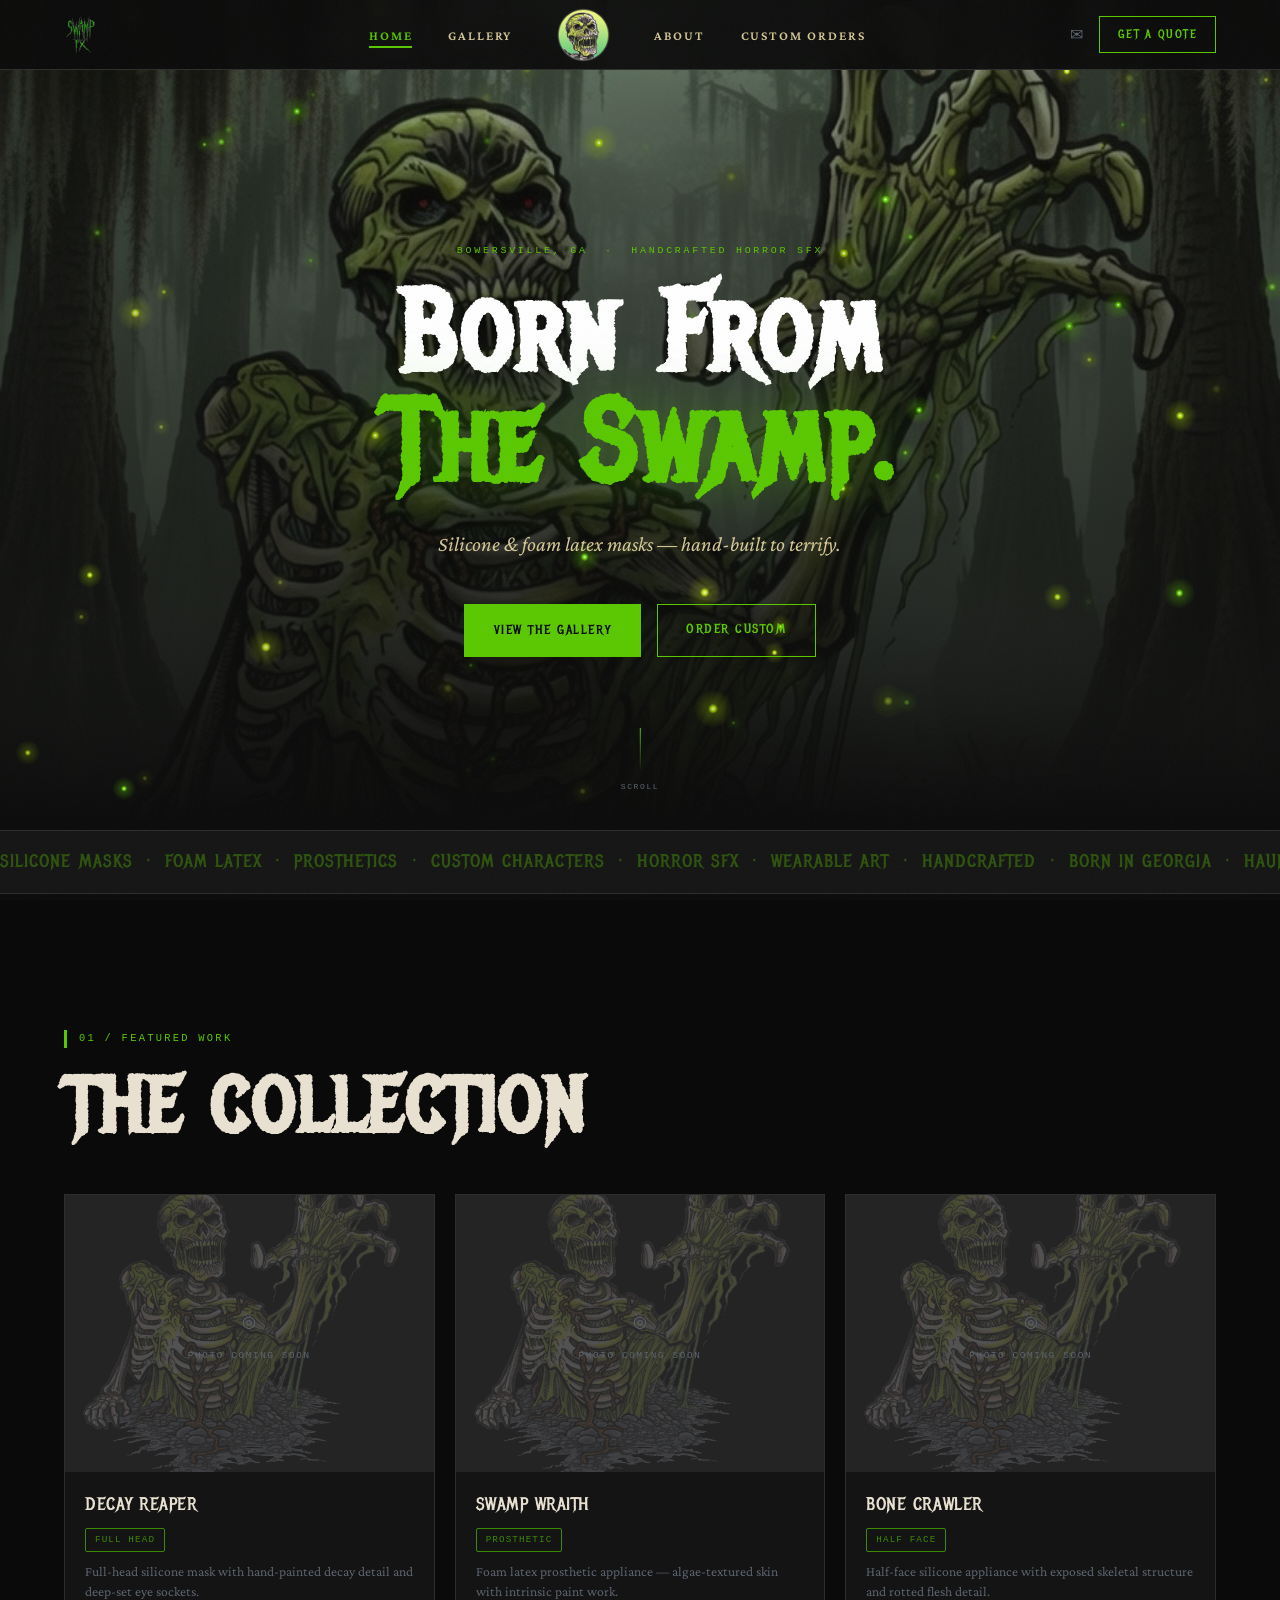
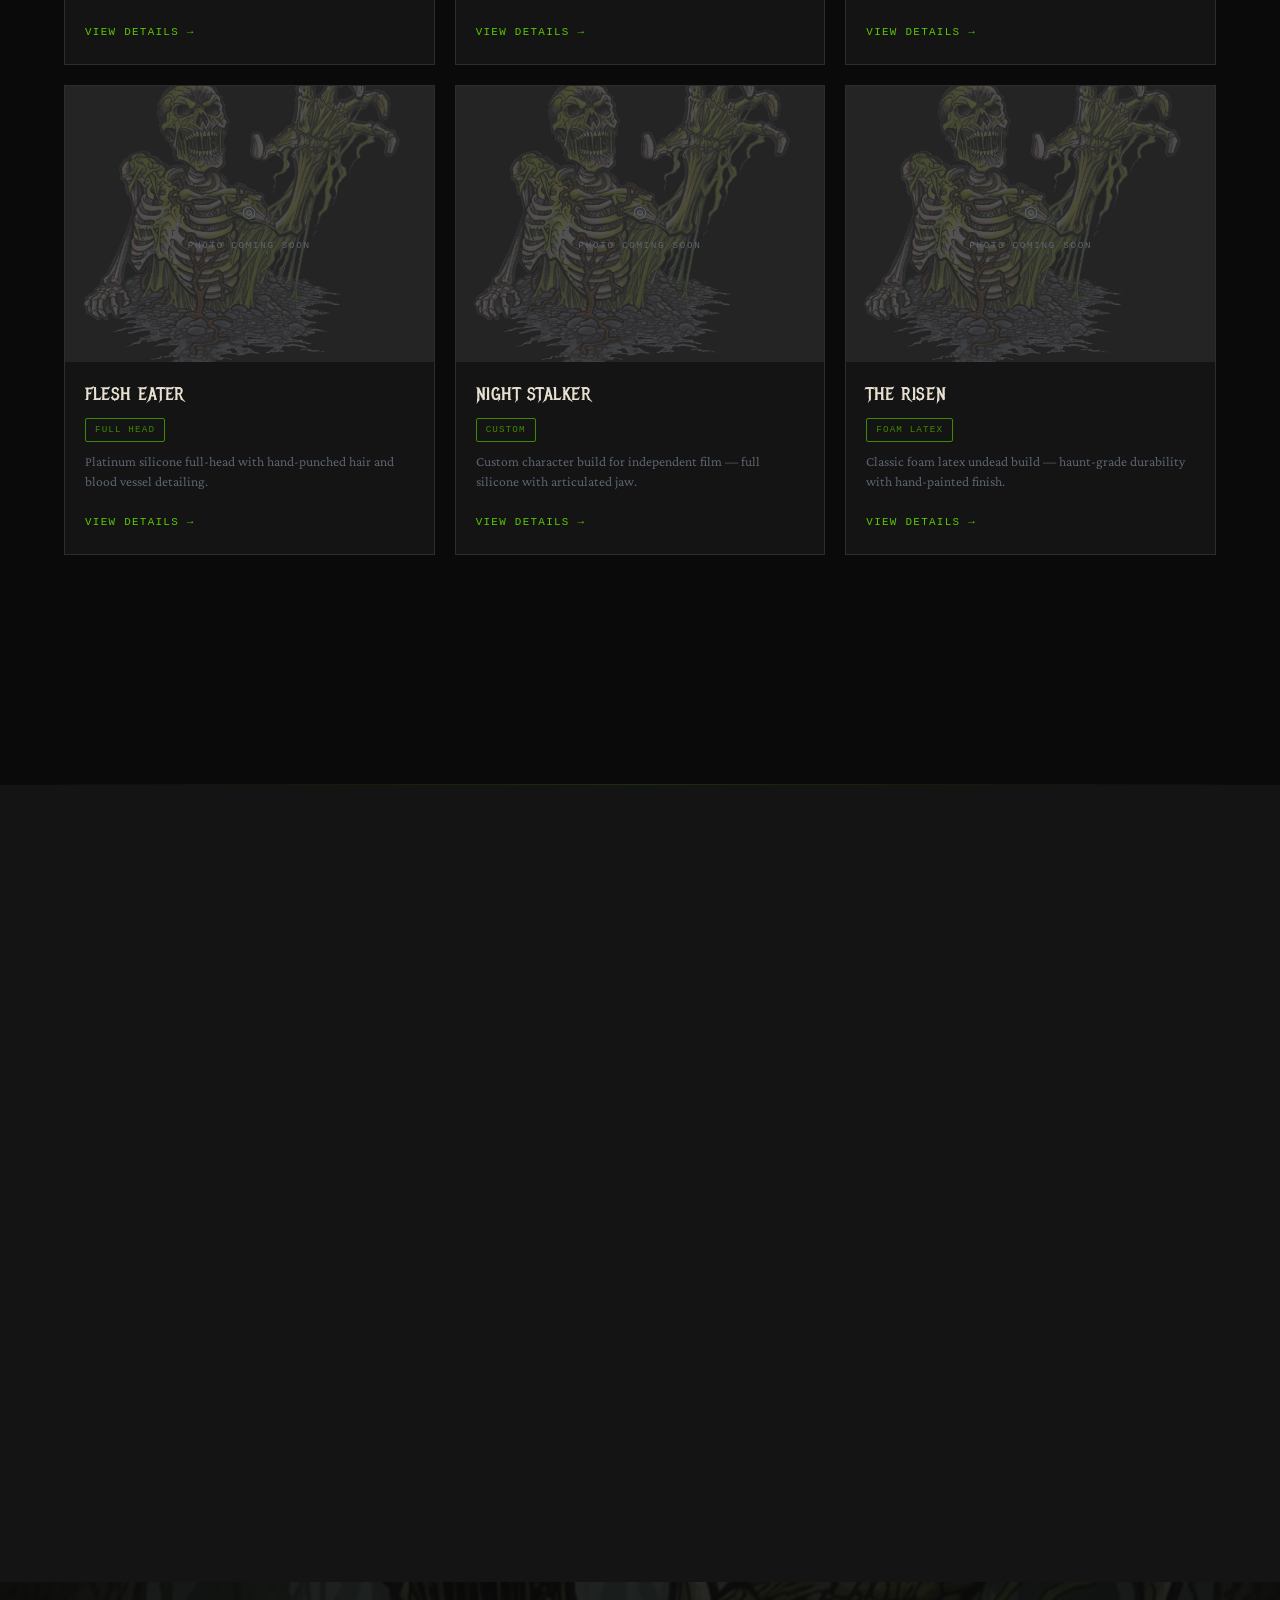
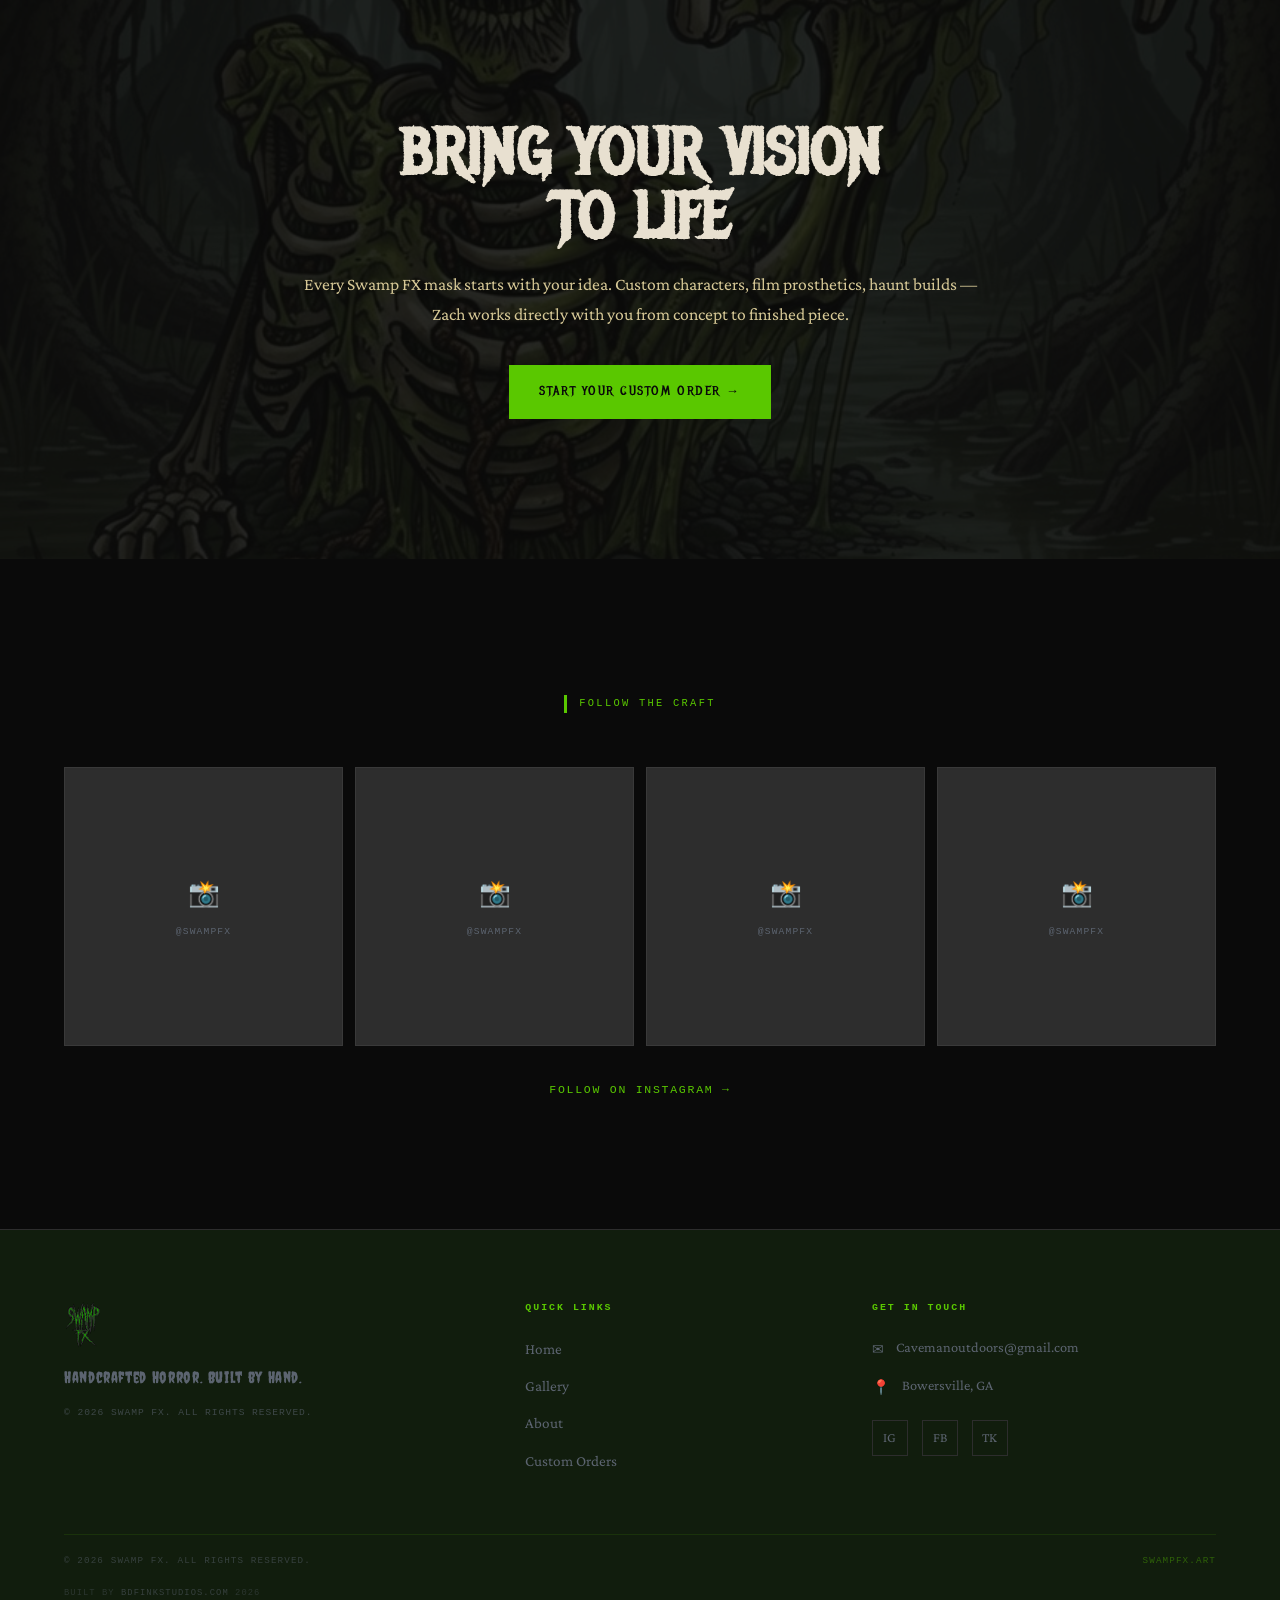
<file: index.html>
<!DOCTYPE html>
<html lang="en">
<head>
  <meta charset="UTF-8">
  <meta name="viewport" content="width=device-width, initial-scale=1.0">
  <title>Swamp FX — Handcrafted Horror Masks | Bowersville, GA</title>
  <meta name="description" content="Swamp FX creates handcrafted silicone and foam latex horror masks in Bowersville, GA. Custom characters, prosthetics, and haunted house builds — made by one artist, one mask at a time.">
  <link rel="stylesheet" href="css/swampfx.css">
  <style>
    /* ---- HOME-SPECIFIC STYLES ---- */

    /* Hero */
    .hero {
      position: relative;
      min-height: calc(100vh - var(--nav-h));
      display: flex;
      align-items: center;
      justify-content: center;
      overflow: hidden;
      padding: 0 var(--pad-x);
      margin-top: calc(-1 * var(--nav-h));
      padding-top: var(--nav-h);
    }

    .hero-bg {
      position: absolute;
      inset: 0;
      background-image: url('brand assests/Zach_swampfx/image-1.jpg');
      background-size: cover;
      background-position: center 30%;
      z-index: 0;
    }
    .hero-bg::after {
      content: '';
      position: absolute;
      inset: 0;
      background: linear-gradient(
        to bottom,
        rgba(10,10,10,0.15) 0%,
        rgba(10,10,10,0.6)  50%,
        rgba(10,10,10,1.0)  100%
      );
    }

    .hero-content {
      position: relative;
      z-index: 2;
      text-align: center;
      max-width: 820px;
    }

    .hero-label {
      display: block;
      font-family: var(--font-mono);
      font-size: 0.62rem;
      letter-spacing: 0.28em;
      text-transform: uppercase;
      color: var(--slime);
      margin-bottom: 20px;
      opacity: 0;
      animation: fadeUp 0.8s ease 0.3s forwards;
    }

    .hero-title {
      font-family: var(--font-display);
      font-size: clamp(3.5rem, 9vw, 8rem);
      line-height: 0.95;
      color: #fff;
      letter-spacing: 0.02em;
      margin-bottom: 28px;
      opacity: 0;
      animation: fadeUp 0.9s ease 0.55s forwards;
    }

    .hero-title span {
      display: block;
      color: var(--slime);
      text-shadow: 0 0 60px rgba(90,200,0,0.35);
    }

    .hero-sub {
      font-family: var(--font-body);
      font-style: italic;
      font-size: clamp(1rem, 2vw, 1.3rem);
      color: var(--bone);
      margin-bottom: 42px;
      opacity: 0;
      animation: fadeUp 0.8s ease 0.8s forwards;
    }

    .hero-btns {
      display: flex;
      gap: 16px;
      justify-content: center;
      flex-wrap: wrap;
      opacity: 0;
      animation: fadeUp 0.8s ease 1.0s forwards;
    }

    @media (max-width: 768px) { .hero-scroll { display: none; } }


    @keyframes fadeUp {
      from { opacity: 0; transform: translateY(18px); }
      to   { opacity: 1; transform: translateY(0); }
    }
    @keyframes fadeIn {
      from { opacity: 0; }
      to   { opacity: 1; }
    }

    /* Scroll indicator */
    .hero-scroll {
      position: absolute;
      bottom: 36px;
      left: 50%;
      transform: translateX(-50%);
      z-index: 2;
      display: flex;
      flex-direction: column;
      align-items: center;
      gap: 8px;
      opacity: 0;
      animation: fadeIn 1s ease 1.6s forwards;
    }
    .hero-scroll span {
      font-family: var(--font-mono);
      font-size: 0.5rem;
      letter-spacing: 0.2em;
      text-transform: uppercase;
      color: var(--slate);
    }
    .scroll-line {
      width: 1px;
      height: 44px;
      background: linear-gradient(to bottom, var(--slime), transparent);
      animation: scrollPulse 2s ease-in-out infinite 2s;
    }
    @keyframes scrollPulse {
      0%,100% { opacity: 0.4; transform: scaleY(1); }
      50%      { opacity: 1.0; transform: scaleY(1.1); }
    }

    /* Featured grid */
    .featured-grid {
      display: grid;
      grid-template-columns: repeat(3, 1fr);
      gap: 20px;
      margin-top: 48px;
    }
    @media (max-width: 900px) { .featured-grid { grid-template-columns: repeat(2, 1fr); } }
    @media (max-width: 520px) { .featured-grid { grid-template-columns: 1fr; } }

    .view-gallery-wrap {
      text-align: center;
      margin-top: 50px;
    }

    /* Story split */
    .story-split {
      display: grid;
      grid-template-columns: 1fr 1fr;
      gap: clamp(40px, 7vw, 90px);
      align-items: center;
    }
    @media (max-width: 768px) {
      .story-split { grid-template-columns: 1fr; }
    }
  </style>
</head>
<body data-page="home">

  <!-- ============================================================ NAV -->
  <nav class="site-nav">
    <a href="index.html" class="nav-logo">
      <img src="brand assests/Zach_swampfx/swampfx_word_logo_v101.png" alt="Swamp FX">
    </a>
    <ul class="nav-links nav-links--left">
      <li><a href="index.html"   data-nav="home">Home</a></li>
      <li><a href="gallery.html" data-nav="gallery">Gallery</a></li>
    </ul>
    <div class="nav-skull-zone">
      <div class="nav-skull">
        <img src="brand assests/Zach_swampfx/swampfx4_skull_head_circle_v101.png" alt="">
      </div>
    </div>
    <ul class="nav-links nav-links--right">
      <li><a href="about.html"   data-nav="about">About</a></li>
      <li><a href="contact.html" data-nav="contact">Custom Orders</a></li>
    </ul>
    <div class="nav-cta">
      <a href="mailto:Cavemanoutdoors@gmail.com" class="nav-email-icon" title="Email Zach">✉</a>
      <a href="contact.html" class="nav-quote-btn">Get a Quote</a>
    </div>
    <button class="nav-hamburger" aria-label="Menu">
      <span></span><span></span><span></span>
    </button>
  </nav>

  <!-- Mobile menu -->
  <div class="nav-mobile">
    <ul>
      <li><a href="index.html"   data-nav="home">Home</a></li>
      <li><a href="gallery.html" data-nav="gallery">Gallery</a></li>
      <li><a href="about.html"   data-nav="about">About</a></li>
      <li><a href="contact.html" data-nav="contact">Custom Orders</a></li>
    </ul>
    <a href="contact.html" class="mobile-quote">Get a Quote →</a>
  </div>


  <!-- ============================================================ HERO -->
  <section class="hero">
    <div class="hero-bg"></div>

    <div class="hero-content">
      <span class="hero-label">Bowersville, GA &nbsp;·&nbsp; Handcrafted Horror SFX</span>
      <h1 class="hero-title">
        Born From<br><span>The Swamp.</span>
      </h1>
      <p class="hero-sub">Silicone &amp; foam latex masks — hand-built to terrify.</p>
      <div class="hero-btns">
        <a href="gallery.html" class="btn btn-primary">View the Gallery</a>
        <a href="contact.html" class="btn btn-outline">Order Custom</a>
      </div>
    </div>

    <div class="hero-scroll">
      <div class="scroll-line"></div>
      <span>Scroll</span>
    </div>
  </section>


  <!-- ============================================================ MARQUEE -->
  <div class="marquee-strip">
    <div class="marquee-track">
      <span class="marquee-text">SILICONE MASKS &nbsp;·&nbsp; FOAM LATEX &nbsp;·&nbsp; PROSTHETICS &nbsp;·&nbsp; CUSTOM CHARACTERS &nbsp;·&nbsp; HORROR SFX &nbsp;·&nbsp; WEARABLE ART &nbsp;·&nbsp; HANDCRAFTED &nbsp;·&nbsp; BORN IN GEORGIA &nbsp;·&nbsp; HAUNT BUILDS &nbsp;·&nbsp; FILM PRODUCTION &nbsp;·&nbsp;</span>
      <span class="marquee-text">SILICONE MASKS &nbsp;·&nbsp; FOAM LATEX &nbsp;·&nbsp; PROSTHETICS &nbsp;·&nbsp; CUSTOM CHARACTERS &nbsp;·&nbsp; HORROR SFX &nbsp;·&nbsp; WEARABLE ART &nbsp;·&nbsp; HANDCRAFTED &nbsp;·&nbsp; BORN IN GEORGIA &nbsp;·&nbsp; HAUNT BUILDS &nbsp;·&nbsp; FILM PRODUCTION &nbsp;·&nbsp;</span>
    </div>
  </div>


  <!-- ============================================================ FEATURED WORK -->
  <section class="section section--black">
    <div class="section-inner">
      <div class="reveal">
        <span class="section-label">01 / Featured Work</span>
        <h2 class="heading-xl">THE COLLECTION</h2>
      </div>

      <div class="featured-grid">

        <!-- Card 1 -->
        <div class="mask-card reveal reveal-d1">
          <div class="mask-card-img">
            <img src="brand assests/Zach_swampfx/swampfx2.jpg" alt="">
            <div class="mask-card-placeholder">
              <div class="mask-card-placeholder-icon">◎</div>
              <span>Photo Coming Soon</span>
            </div>
          </div>
          <div class="mask-card-body">
            <div class="mask-card-name">DECAY REAPER</div>
            <div class="mask-card-meta">
              <span class="tag-pill">Full Head</span>
            </div>
            <p class="mask-card-desc">Full-head silicone mask with hand-painted decay detail and deep-set eye sockets.</p>
            <a href="gallery.html" class="mask-card-link">View Details →</a>
          </div>
        </div>

        <!-- Card 2 -->
        <div class="mask-card reveal reveal-d2">
          <div class="mask-card-img">
            <img src="brand assests/Zach_swampfx/swampfx2.jpg" alt="">
            <div class="mask-card-placeholder">
              <div class="mask-card-placeholder-icon">◎</div>
              <span>Photo Coming Soon</span>
            </div>
          </div>
          <div class="mask-card-body">
            <div class="mask-card-name">SWAMP WRAITH</div>
            <div class="mask-card-meta">
              <span class="tag-pill">Prosthetic</span>
            </div>
            <p class="mask-card-desc">Foam latex prosthetic appliance — algae-textured skin with intrinsic paint work.</p>
            <a href="gallery.html" class="mask-card-link">View Details →</a>
          </div>
        </div>

        <!-- Card 3 -->
        <div class="mask-card reveal reveal-d3">
          <div class="mask-card-img">
            <img src="brand assests/Zach_swampfx/swampfx2.jpg" alt="">
            <div class="mask-card-placeholder">
              <div class="mask-card-placeholder-icon">◎</div>
              <span>Photo Coming Soon</span>
            </div>
          </div>
          <div class="mask-card-body">
            <div class="mask-card-name">BONE CRAWLER</div>
            <div class="mask-card-meta">
              <span class="tag-pill">Half Face</span>
            </div>
            <p class="mask-card-desc">Half-face silicone appliance with exposed skeletal structure and rotted flesh detail.</p>
            <a href="gallery.html" class="mask-card-link">View Details →</a>
          </div>
        </div>

        <!-- Card 4 -->
        <div class="mask-card reveal reveal-d1">
          <div class="mask-card-img">
            <img src="brand assests/Zach_swampfx/swampfx2.jpg" alt="">
            <div class="mask-card-placeholder">
              <div class="mask-card-placeholder-icon">◎</div>
              <span>Photo Coming Soon</span>
            </div>
          </div>
          <div class="mask-card-body">
            <div class="mask-card-name">FLESH EATER</div>
            <div class="mask-card-meta">
              <span class="tag-pill">Full Head</span>
            </div>
            <p class="mask-card-desc">Platinum silicone full-head with hand-punched hair and blood vessel detailing.</p>
            <a href="gallery.html" class="mask-card-link">View Details →</a>
          </div>
        </div>

        <!-- Card 5 -->
        <div class="mask-card reveal reveal-d2">
          <div class="mask-card-img">
            <img src="brand assests/Zach_swampfx/swampfx2.jpg" alt="">
            <div class="mask-card-placeholder">
              <div class="mask-card-placeholder-icon">◎</div>
              <span>Photo Coming Soon</span>
            </div>
          </div>
          <div class="mask-card-body">
            <div class="mask-card-name">NIGHT STALKER</div>
            <div class="mask-card-meta">
              <span class="tag-pill">Custom</span>
            </div>
            <p class="mask-card-desc">Custom character build for independent film — full silicone with articulated jaw.</p>
            <a href="gallery.html" class="mask-card-link">View Details →</a>
          </div>
        </div>

        <!-- Card 6 -->
        <div class="mask-card reveal reveal-d3">
          <div class="mask-card-img">
            <img src="brand assests/Zach_swampfx/swampfx2.jpg" alt="">
            <div class="mask-card-placeholder">
              <div class="mask-card-placeholder-icon">◎</div>
              <span>Photo Coming Soon</span>
            </div>
          </div>
          <div class="mask-card-body">
            <div class="mask-card-name">THE RISEN</div>
            <div class="mask-card-meta">
              <span class="tag-pill">Foam Latex</span>
            </div>
            <p class="mask-card-desc">Classic foam latex undead build — haunt-grade durability with hand-painted finish.</p>
            <a href="gallery.html" class="mask-card-link">View Details →</a>
          </div>
        </div>

      </div>

      <div class="view-gallery-wrap reveal">
        <a href="gallery.html" class="btn btn-outline">View Full Gallery →</a>
      </div>
    </div>
  </section>


  <div class="divider"></div>


  <!-- ============================================================ BRAND STORY TEASER -->
  <section class="section section--charcoal">
    <div class="section-inner">
      <div class="story-split">
        <div class="img-frame reveal">
          <img src="brand assests/Zach_swampfx/swampfx2_alpha_v101.png" alt="Swamp FX mascot" style="border: none; box-shadow: none;">
          <div class="img-frame-corner img-frame-corner--tl"></div>
          <div class="img-frame-corner img-frame-corner--br"></div>
        </div>
        <div class="reveal reveal-d2">
          <span class="section-label">02 / The Maker</span>
          <h2 class="heading-xl">BUILT BY HAND.<br>MADE TO HAUNT.</h2>
          <div class="body-text">
            <p>Swamp FX is the work of one artist in Bowersville, Georgia — Zach, a lifelong horror obsessive who builds every mask from scratch using professional-grade silicone and foam latex.</p>
            <p>No factory. No shortcuts. Just craft, patience, and a deep love for practical horror effects.</p>
          </div>
          <a href="about.html" class="mask-card-link mt-24" style="display:inline-flex; margin-top:28px; font-size:0.8rem; letter-spacing:0.15em;">Meet Zach →</a>
        </div>
      </div>
    </div>
  </section>


  <!-- ============================================================ CTA BANNER -->
  <div class="cta-banner">
    <div class="cta-banner-bg" style="background-image: url('brand assests/Zach_swampfx/image-2.jpg');"></div>
    <div class="cta-banner-content reveal">
      <h2>BRING YOUR VISION<br>TO LIFE</h2>
      <p>Every Swamp FX mask starts with your idea. Custom characters, film prosthetics, haunt builds — Zach works directly with you from concept to finished piece.</p>
      <a href="contact.html" class="btn btn-primary">Start Your Custom Order →</a>
    </div>
  </div>


  <!-- ============================================================ SOCIAL TEASER -->
  <div class="social-teaser">
    <div class="section-inner">
      <div class="reveal">
        <span class="section-label">Follow the Craft</span>
      </div>
      <div class="social-grid">
        <div class="social-tile reveal reveal-d1">
          <div class="social-tile-icon">📸</div>
          <span class="social-tile-handle">@SwampFX</span>
        </div>
        <div class="social-tile reveal reveal-d2">
          <div class="social-tile-icon">📸</div>
          <span class="social-tile-handle">@SwampFX</span>
        </div>
        <div class="social-tile reveal reveal-d3">
          <div class="social-tile-icon">📸</div>
          <span class="social-tile-handle">@SwampFX</span>
        </div>
        <div class="social-tile reveal reveal-d4">
          <div class="social-tile-icon">📸</div>
          <span class="social-tile-handle">@SwampFX</span>
        </div>
      </div>
      <a href="#" class="social-follow-link reveal">Follow on Instagram →</a>
    </div>
  </div>


  <!-- ============================================================ FOOTER -->
  <footer class="site-footer">
    <div class="footer-grid">
      <div class="footer-logo">
        <img src="brand assests/Zach_swampfx/swampfx_word_logo_v101.png" alt="Swamp FX">
        <p class="footer-tagline">Handcrafted Horror. Built by Hand.</p>
        <p class="footer-copy">© 2026 Swamp FX. All rights reserved.</p>
      </div>
      <nav class="footer-nav">
        <h4>Quick Links</h4>
        <ul>
          <li><a href="index.html">Home</a></li>
          <li><a href="gallery.html">Gallery</a></li>
          <li><a href="about.html">About</a></li>
          <li><a href="contact.html">Custom Orders</a></li>
        </ul>
      </nav>
      <div class="footer-contact">
        <h4>Get in Touch</h4>
        <div class="footer-contact-item">
          <span class="footer-contact-icon">✉</span>
          <a href="mailto:Cavemanoutdoors@gmail.com">Cavemanoutdoors@gmail.com</a>
        </div>
        <div class="footer-contact-item">
          <span class="footer-contact-icon">📍</span>
          <span>Bowersville, GA</span>
        </div>
        <div class="footer-socials">
          <a href="#" class="footer-social-btn" title="Instagram">IG</a>
          <a href="#" class="footer-social-btn" title="Facebook">FB</a>
          <a href="#" class="footer-social-btn" title="TikTok">TK</a>
        </div>
      </div>
    </div>
    <div class="footer-bottom">
      <span>© 2026 Swamp FX. All rights reserved.</span>
      <span class="footer-bottom-domain">swampfx.art</span>
    </div>
    <div class="footer-built-by">
      Built by <a href="https://bdfinkstudios.com" target="_blank" rel="noopener">BDFinkStudios.com</a> 2026
    </div>
  </footer>

  <script src="js/swampfx.js"></script>

  <!-- ============================================================
       FIREFLY ANIMATION
  ============================================================ -->
  <script>
  (function () {
    const hero   = document.querySelector('.hero');
    const canvas = document.createElement('canvas');
    canvas.id    = 'fireflies';

    Object.assign(canvas.style, {
      position:       'absolute',
      inset:          '0',
      width:          '100%',
      height:         '100%',
      pointerEvents:  'none',
      zIndex:         '1',          // above bg, below content (z-index:2)
    });

    hero.appendChild(canvas);

    const ctx  = canvas.getContext('2d');
    let W, H, flies;

    /* ---- Firefly factory ---- */
    function randomBetween(a, b) { return a + Math.random() * (b - a); }

    // Colours: acid-green family + warm yellow-green
    const COLORS = [
      { r: 90,  g: 200, b: 0   },   // --slime #5AC800
      { r: 110, g: 220, b: 10  },   // lighter green
      { r: 180, g: 230, b: 0   },   // yellow-green
      { r: 210, g: 240, b: 30  },   // warm yellow
      { r: 160, g: 200, b: 0   },   // mid green
    ];

    function makeFly() {
      const col = COLORS[Math.floor(Math.random() * COLORS.length)];
      return {
        x:        randomBetween(0,   W),
        y:        randomBetween(0,   H),
        // drift speed — very slow, organic
        vx:       randomBetween(-0.18, 0.18),
        vy:       randomBetween(-0.22, 0.10),
        // glow size
        radius:   randomBetween(1.2, 2.8),
        // current opacity and fade direction
        alpha:    randomBetween(0, 1),
        // rate at which alpha changes per frame
        fadeRate: randomBetween(0.004, 0.014),
        // 1 = fading in, -1 = fading out
        fadeDir:  Math.random() > 0.5 ? 1 : -1,
        // how long to stay bright once fully lit
        holdMax:  Math.floor(randomBetween(40, 140)),
        holdCtr:  0,
        col,
      };
    }

    function init() {
      W = canvas.width  = hero.offsetWidth;
      H = canvas.height = hero.offsetHeight;
      // density: roughly 1 fly per 13500px² — sparse, atmospheric
      const count = Math.floor((W * H) / 13500);
      flies = Array.from({ length: count }, makeFly);
    }

    /* ---- Render loop ---- */
    function draw() {
      ctx.clearRect(0, 0, W, H);

      flies.forEach(f => {
        // --- fade logic ---
        if (f.fadeDir === 1) {
          f.alpha += f.fadeRate;
          if (f.alpha >= 1) {
            f.alpha   = 1;
            f.holdCtr = 0;
            f.fadeDir = 0;        // hold phase
          }
        } else if (f.fadeDir === 0) {
          f.holdCtr++;
          if (f.holdCtr >= f.holdMax) f.fadeDir = -1;
        } else {
          f.alpha -= f.fadeRate;
          if (f.alpha <= 0) {
            // respawn at a fresh random position
            Object.assign(f, makeFly());
            f.alpha   = 0;
            f.fadeDir = 1;
          }
        }

        // --- drift ---
        f.x += f.vx;
        f.y += f.vy;
        // soft wrap — firefly re-enters from opposite edge
        if (f.x < -10)    f.x = W + 10;
        if (f.x > W + 10) f.x = -10;
        if (f.y < -10)    f.y = H + 10;
        if (f.y > H + 10) f.y = -10;

        // --- draw ---
        const { r, g, b } = f.col;
        const a = Math.max(0, Math.min(1, f.alpha));

        // outer glow — large, very soft
        const glowR = f.radius * 7;
        const glow  = ctx.createRadialGradient(f.x, f.y, 0, f.x, f.y, glowR);
        glow.addColorStop(0,   `rgba(${r},${g},${b},${(a * 0.35).toFixed(3)})`);
        glow.addColorStop(1,   `rgba(${r},${g},${b},0)`);
        ctx.beginPath();
        ctx.arc(f.x, f.y, glowR, 0, Math.PI * 2);
        ctx.fillStyle = glow;
        ctx.fill();

        // inner bright core
        const core = ctx.createRadialGradient(f.x, f.y, 0, f.x, f.y, f.radius * 1.8);
        core.addColorStop(0,   `rgba(255,255,255,${(a * 0.9).toFixed(3)})`);
        core.addColorStop(0.4, `rgba(${r},${g},${b},${(a * 0.95).toFixed(3)})`);
        core.addColorStop(1,   `rgba(${r},${g},${b},0)`);
        ctx.beginPath();
        ctx.arc(f.x, f.y, f.radius * 1.8, 0, Math.PI * 2);
        ctx.fillStyle = core;
        ctx.fill();
      });

      requestAnimationFrame(draw);
    }

    /* ---- Resize handling ---- */
    let resizeTimer;
    window.addEventListener('resize', () => {
      clearTimeout(resizeTimer);
      resizeTimer = setTimeout(init, 200);
    });

    init();
    draw();
  })();
  </script>
</body>
</html>
</file>
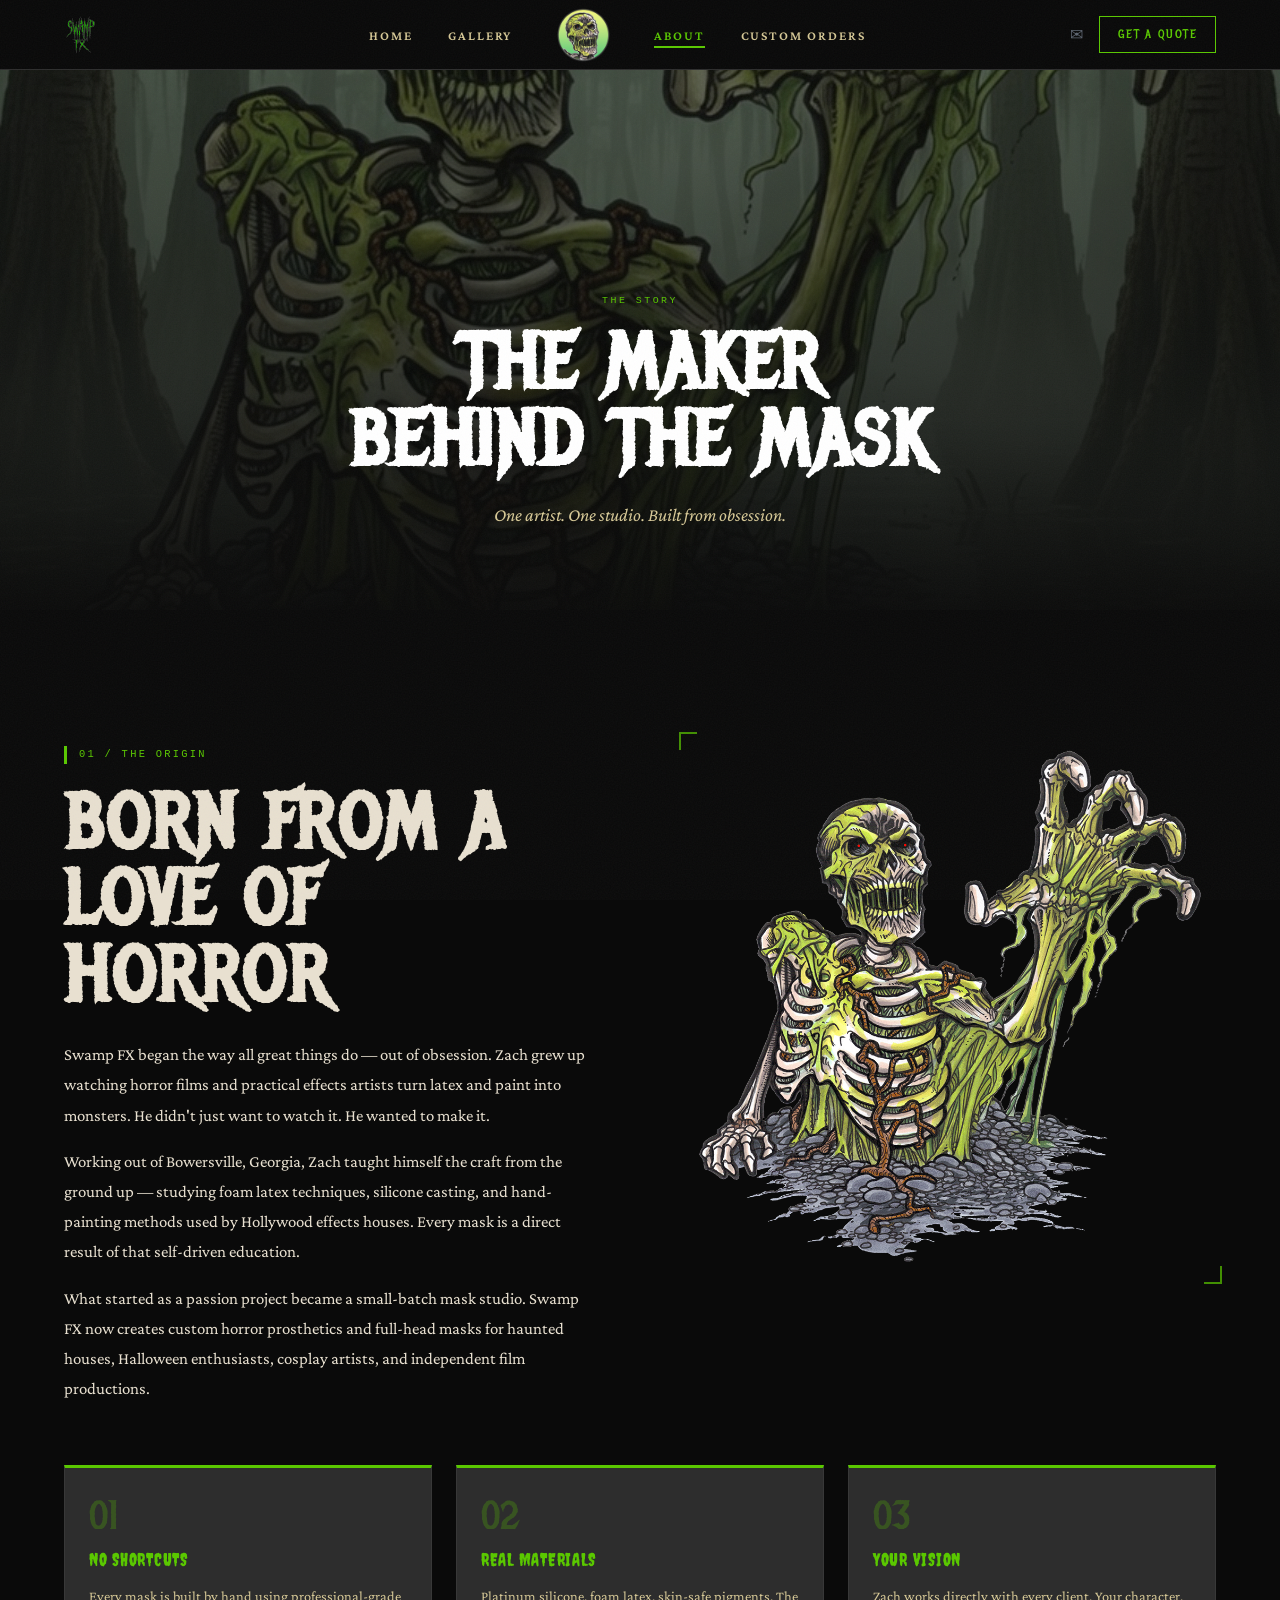
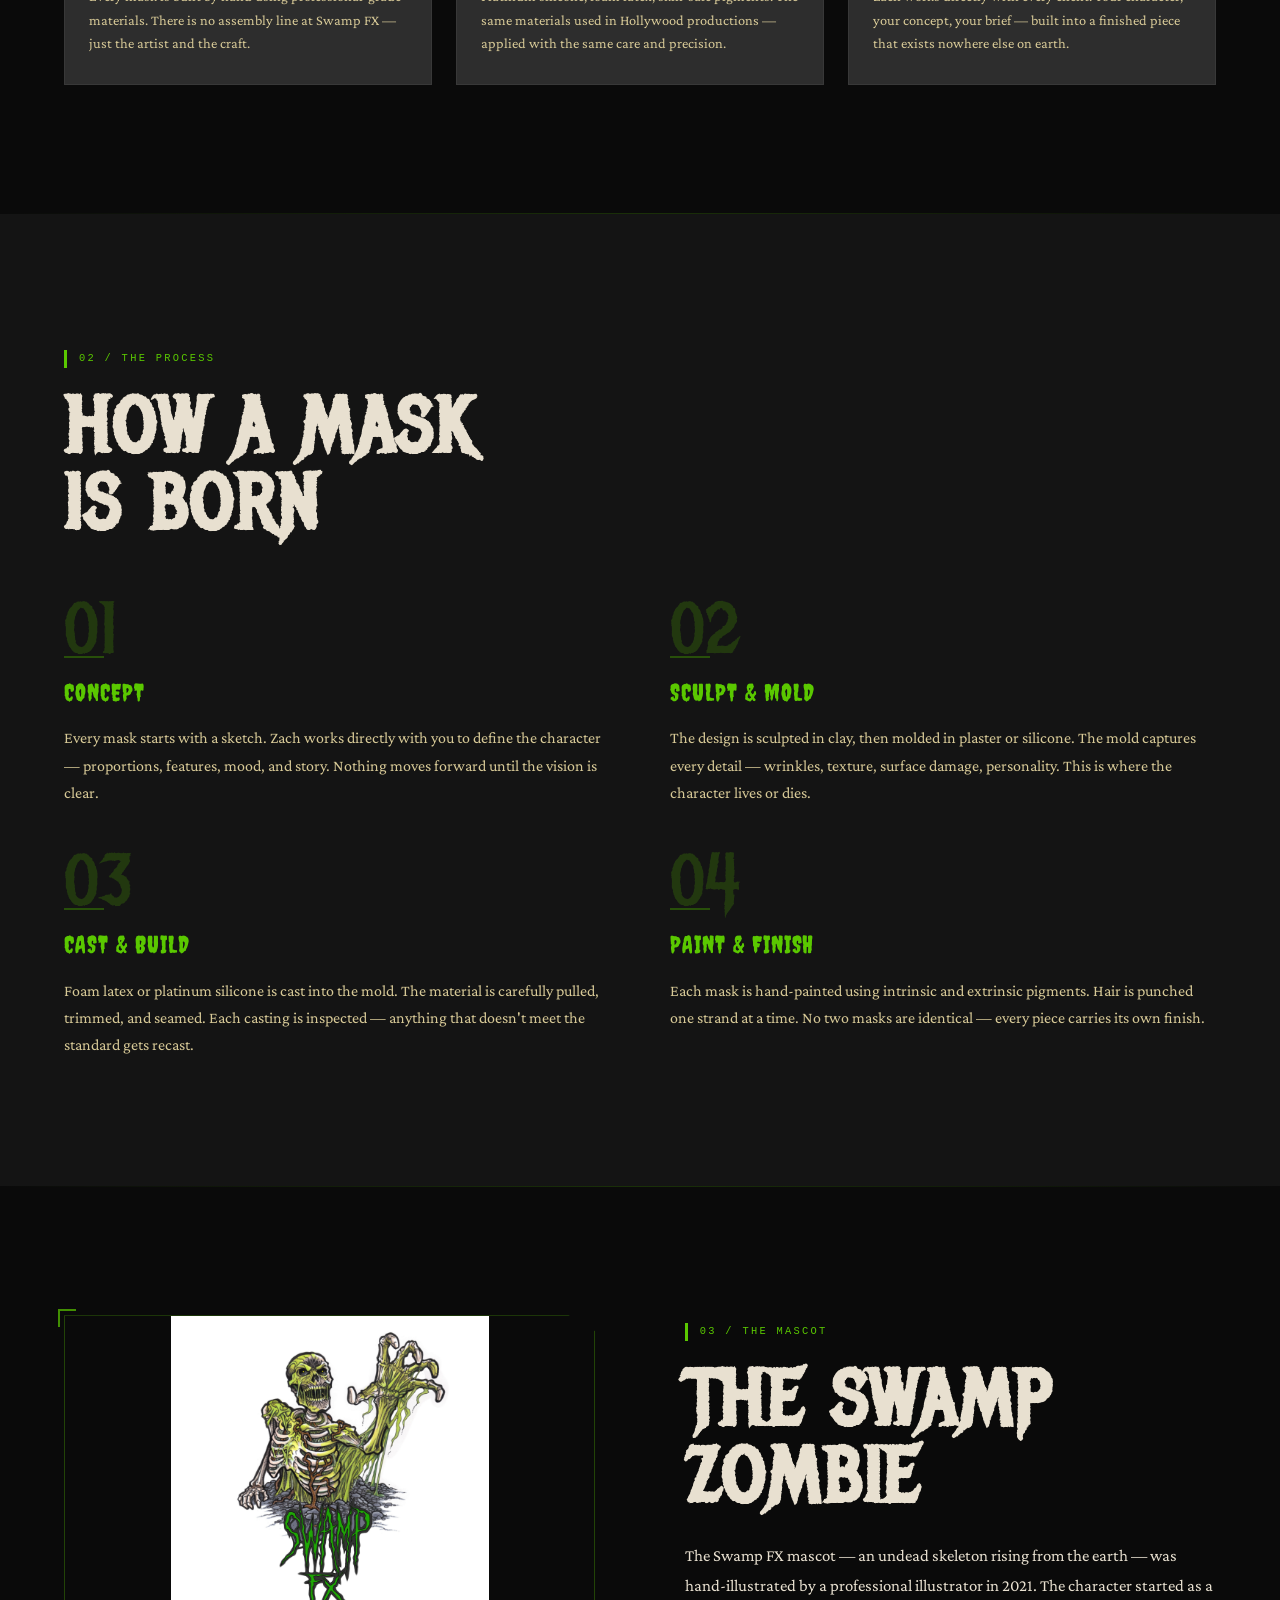
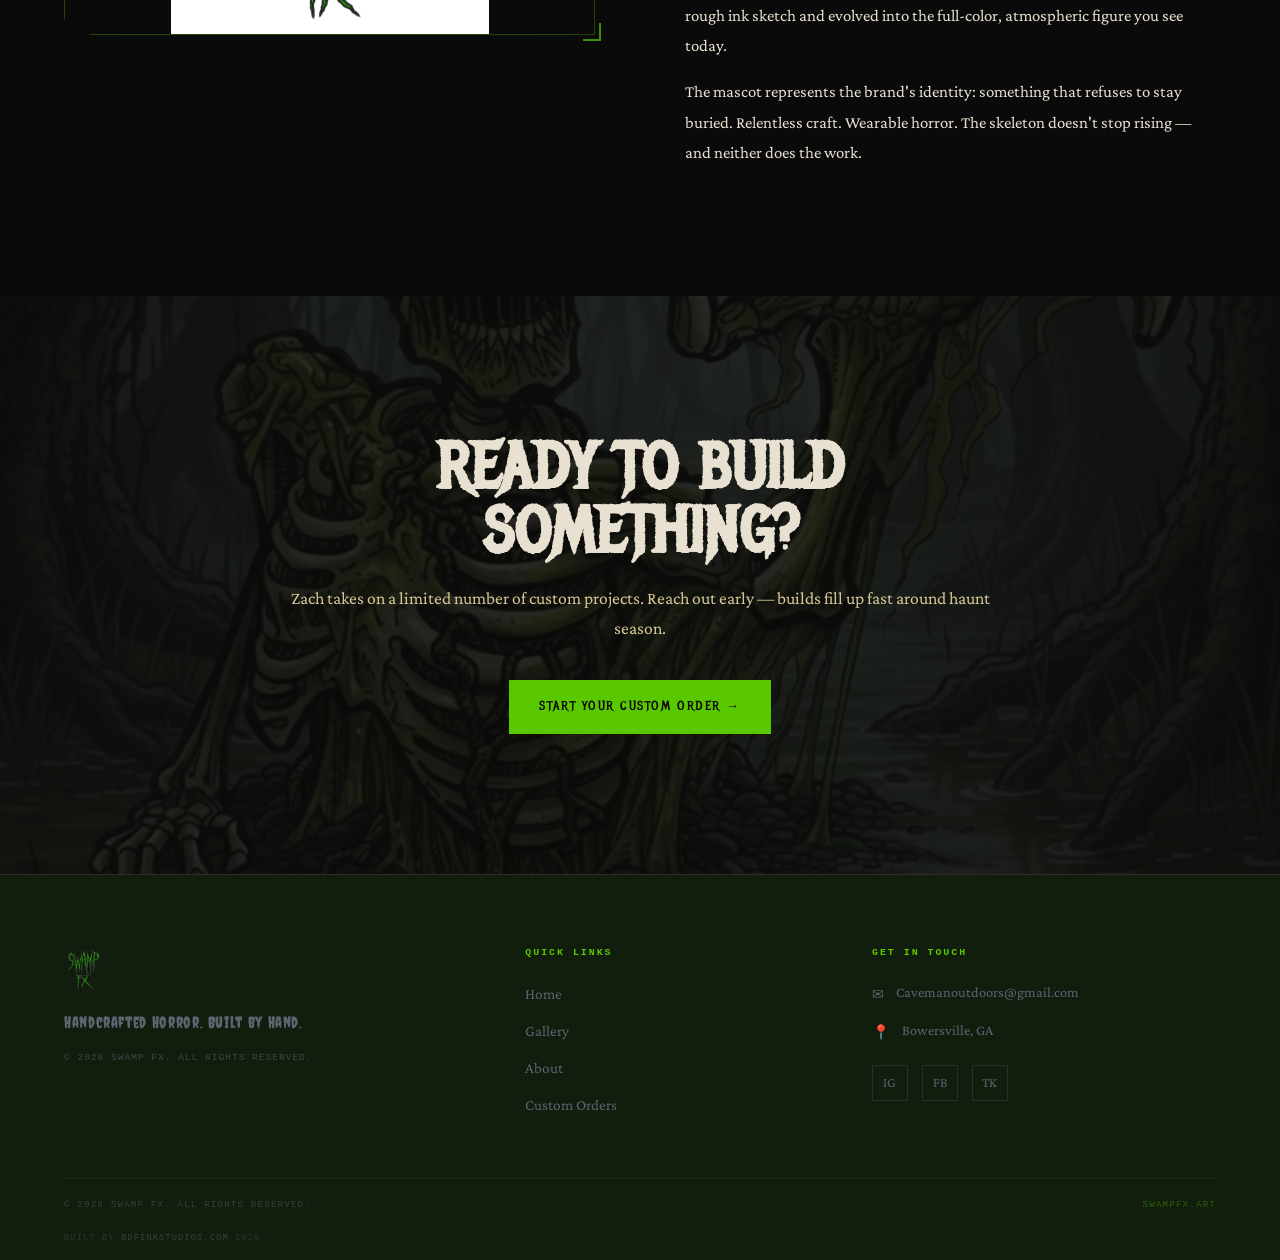
<file: about.html>
<!DOCTYPE html>
<html lang="en">
<head>
  <meta charset="UTF-8">
  <meta name="viewport" content="width=device-width, initial-scale=1.0">
  <title>About — Swamp FX | The Maker Behind the Mask</title>
  <meta name="description" content="Meet Zach — the artist behind Swamp FX. Handcrafted horror masks built from scratch in Bowersville, GA using professional silicone and foam latex techniques.">
  <link rel="stylesheet" href="css/swampfx.css">
  <style>
    /* Origin story */
    .origin-grid {
      display: grid;
      grid-template-columns: 1fr 1fr;
      gap: clamp(40px, 7vw, 90px);
      align-items: start;
    }
    @media (max-width: 768px) {
      .origin-grid { grid-template-columns: 1fr; }
      .origin-img-col { order: -1; }
    }

    /* Mascot section stacked images */
    .mascot-stack {
      display: flex;
      flex-direction: column;
      gap: 20px;
    }
    .mascot-stack .img-frame img { max-height: 320px; object-fit: contain; }

    /* Values row */
    .values-row {
      display: grid;
      grid-template-columns: repeat(3, 1fr);
      gap: 24px;
      margin-top: 60px;
    }
    @media (max-width: 700px) { .values-row { grid-template-columns: 1fr; } }

    .value-card {
      background: var(--gunmetal);
      border: 1px solid rgba(255,255,255,0.05);
      padding: 28px 24px;
      border-top: 3px solid var(--slime);
      transition: transform 0.3s, box-shadow 0.3s;
    }
    .value-card:hover {
      transform: translateY(-4px);
      box-shadow: 0 8px 28px rgba(0,0,0,0.3);
    }
    .value-num {
      font-family: var(--font-display);
      font-size: 2.5rem;
      color: var(--slime);
      opacity: 0.25;
      line-height: 1;
      margin-bottom: 8px;
    }
    .value-title {
      font-family: var(--font-spider);
      font-size: 1.15rem;
      color: var(--slime);
      margin-bottom: 10px;
      letter-spacing: 0.04em;
    }
    .value-desc {
      font-family: var(--font-body);
      font-size: 0.9rem;
      color: var(--bone);
      line-height: 1.65;
    }
  </style>
</head>
<body data-page="about">

  <!-- NAV -->
  <nav class="site-nav">
    <a href="index.html" class="nav-logo">
      <img src="brand assests/Zach_swampfx/swampfx_word_logo_v101.png" alt="Swamp FX">
    </a>
    <ul class="nav-links nav-links--left">
      <li><a href="index.html"   data-nav="home">Home</a></li>
      <li><a href="gallery.html" data-nav="gallery">Gallery</a></li>
    </ul>
    <div class="nav-skull-zone">
      <div class="nav-skull">
        <img src="brand assests/Zach_swampfx/swampfx4_skull_head_circle_v101.png" alt="">
      </div>
    </div>
    <ul class="nav-links nav-links--right">
      <li><a href="about.html"   data-nav="about">About</a></li>
      <li><a href="contact.html" data-nav="contact">Custom Orders</a></li>
    </ul>
    <div class="nav-cta">
      <a href="mailto:Cavemanoutdoors@gmail.com" class="nav-email-icon" title="Email Zach">✉</a>
      <a href="contact.html" class="nav-quote-btn">Get a Quote</a>
    </div>
    <button class="nav-hamburger" aria-label="Menu">
      <span></span><span></span><span></span>
    </button>
  </nav>
  <div class="nav-mobile">
    <ul>
      <li><a href="index.html"   data-nav="home">Home</a></li>
      <li><a href="gallery.html" data-nav="gallery">Gallery</a></li>
      <li><a href="about.html"   data-nav="about">About</a></li>
      <li><a href="contact.html" data-nav="contact">Custom Orders</a></li>
    </ul>
    <a href="contact.html" class="mobile-quote">Get a Quote →</a>
  </div>


  <!-- PAGE HERO -->
  <div class="page-hero page-hero--lg">
    <div class="page-hero-bg" style="background-image: url('brand assests/Zach_swampfx/image-1.jpg');"></div>
    <div class="page-hero-content">
      <span class="page-hero-label">The Story</span>
      <h1 class="page-hero-title">THE MAKER<br>BEHIND THE MASK</h1>
      <p class="page-hero-sub">One artist. One studio. Built from obsession.</p>
    </div>
  </div>


  <!-- ORIGIN STORY -->
  <section class="section section--black">
    <div class="section-inner">
      <div class="origin-grid">
        <div class="reveal">
          <span class="section-label">01 / The Origin</span>
          <h2 class="heading-xl">BORN FROM A<br>LOVE OF HORROR</h2>
          <div class="body-text">
            <p>Swamp FX began the way all great things do — out of obsession. Zach grew up watching horror films and practical effects artists turn latex and paint into monsters. He didn't just want to watch it. He wanted to make it.</p>
            <p>Working out of Bowersville, Georgia, Zach taught himself the craft from the ground up — studying foam latex techniques, silicone casting, and hand-painting methods used by Hollywood effects houses. Every mask is a direct result of that self-driven education.</p>
            <p>What started as a passion project became a small-batch mask studio. Swamp FX now creates custom horror prosthetics and full-head masks for haunted houses, Halloween enthusiasts, cosplay artists, and independent film productions.</p>
          </div>
        </div>
        <div class="origin-img-col reveal reveal-d2">
          <div class="img-frame">
            <img src="brand assests/Zach_swampfx/swampfx2_alpha_v101.png" alt="Swamp FX mascot" style="border: none; box-shadow: none;">
            <div class="img-frame-corner img-frame-corner--tl"></div>
            <div class="img-frame-corner img-frame-corner--br"></div>
          </div>
        </div>
      </div>

      <!-- Values -->
      <div class="values-row">
        <div class="value-card reveal">
          <div class="value-num">01</div>
          <div class="value-title">NO SHORTCUTS</div>
          <p class="value-desc">Every mask is built by hand using professional-grade materials. There is no assembly line at Swamp FX — just the artist and the craft.</p>
        </div>
        <div class="value-card reveal reveal-d2">
          <div class="value-num">02</div>
          <div class="value-title">REAL MATERIALS</div>
          <p class="value-desc">Platinum silicone, foam latex, skin-safe pigments. The same materials used in Hollywood productions — applied with the same care and precision.</p>
        </div>
        <div class="value-card reveal reveal-d3">
          <div class="value-num">03</div>
          <div class="value-title">YOUR VISION</div>
          <p class="value-desc">Zach works directly with every client. Your character, your concept, your brief — built into a finished piece that exists nowhere else on earth.</p>
        </div>
      </div>
    </div>
  </section>


  <div class="divider"></div>


  <!-- THE PROCESS -->
  <section class="section section--charcoal">
    <div class="section-inner">
      <div class="reveal">
        <span class="section-label">02 / The Process</span>
        <h2 class="heading-xl">HOW A MASK<br>IS BORN</h2>
      </div>

      <div class="process-grid">

        <div class="process-step reveal reveal-d1">
          <div class="process-num">01</div>
          <div class="process-line"></div>
          <div class="process-title">CONCEPT</div>
          <p class="process-desc">Every mask starts with a sketch. Zach works directly with you to define the character — proportions, features, mood, and story. Nothing moves forward until the vision is clear.</p>
        </div>

        <div class="process-step reveal reveal-d2">
          <div class="process-num">02</div>
          <div class="process-line"></div>
          <div class="process-title">SCULPT &amp; MOLD</div>
          <p class="process-desc">The design is sculpted in clay, then molded in plaster or silicone. The mold captures every detail — wrinkles, texture, surface damage, personality. This is where the character lives or dies.</p>
        </div>

        <div class="process-step reveal reveal-d3">
          <div class="process-num">03</div>
          <div class="process-line"></div>
          <div class="process-title">CAST &amp; BUILD</div>
          <p class="process-desc">Foam latex or platinum silicone is cast into the mold. The material is carefully pulled, trimmed, and seamed. Each casting is inspected — anything that doesn't meet the standard gets recast.</p>
        </div>

        <div class="process-step reveal reveal-d4">
          <div class="process-num">04</div>
          <div class="process-line"></div>
          <div class="process-title">PAINT &amp; FINISH</div>
          <p class="process-desc">Each mask is hand-painted using intrinsic and extrinsic pigments. Hair is punched one strand at a time. No two masks are identical — every piece carries its own finish.</p>
        </div>

      </div>
    </div>
  </section>


  <div class="divider"></div>


  <!-- MASCOT ORIGIN -->
  <section class="section section--black">
    <div class="section-inner">
      <div class="origin-grid">
        <div class="mascot-stack reveal">
          <div class="img-frame">
            <img src="brand assests/Zach_swampfx/PicsArt_12-30-05.44.55.jpg" alt="Complete Swamp FX logo lockup">
            <div class="img-frame-corner img-frame-corner--tl"></div>
            <div class="img-frame-corner img-frame-corner--br"></div>
          </div>
        </div>
        <div class="reveal reveal-d2">
          <span class="section-label">03 / The Mascot</span>
          <h2 class="heading-xl">THE SWAMP<br>ZOMBIE</h2>
          <div class="body-text">
            <p>The Swamp FX mascot — an undead skeleton rising from the earth — was hand-illustrated by a professional illustrator in 2021. The character started as a rough ink sketch and evolved into the full-color, atmospheric figure you see today.</p>
            <p>The mascot represents the brand's identity: something that refuses to stay buried. Relentless craft. Wearable horror. The skeleton doesn't stop rising — and neither does the work.</p>
          </div>
        </div>
      </div>
    </div>
  </section>


  <!-- CTA BANNER -->
  <div class="cta-banner">
    <div class="cta-banner-bg" style="background-image: url('brand assests/Zach_swampfx/image-2.jpg');"></div>
    <div class="cta-banner-content reveal">
      <h2>READY TO BUILD<br>SOMETHING?</h2>
      <p>Zach takes on a limited number of custom projects. Reach out early — builds fill up fast around haunt season.</p>
      <a href="contact.html" class="btn btn-primary">Start Your Custom Order →</a>
    </div>
  </div>


  <!-- FOOTER -->
  <footer class="site-footer">
    <div class="footer-grid">
      <div class="footer-logo">
        <img src="brand assests/Zach_swampfx/swampfx_word_logo_v101.png" alt="Swamp FX">
        <p class="footer-tagline">Handcrafted Horror. Built by Hand.</p>
        <p class="footer-copy">© 2026 Swamp FX. All rights reserved.</p>
      </div>
      <nav class="footer-nav">
        <h4>Quick Links</h4>
        <ul>
          <li><a href="index.html">Home</a></li>
          <li><a href="gallery.html">Gallery</a></li>
          <li><a href="about.html">About</a></li>
          <li><a href="contact.html">Custom Orders</a></li>
        </ul>
      </nav>
      <div class="footer-contact">
        <h4>Get in Touch</h4>
        <div class="footer-contact-item">
          <span class="footer-contact-icon">✉</span>
          <a href="mailto:Cavemanoutdoors@gmail.com">Cavemanoutdoors@gmail.com</a>
        </div>
        <div class="footer-contact-item">
          <span class="footer-contact-icon">📍</span>
          <span>Bowersville, GA</span>
        </div>
        <div class="footer-socials">
          <a href="#" class="footer-social-btn" title="Instagram">IG</a>
          <a href="#" class="footer-social-btn" title="Facebook">FB</a>
          <a href="#" class="footer-social-btn" title="TikTok">TK</a>
        </div>
      </div>
    </div>
    <div class="footer-bottom">
      <span>© 2026 Swamp FX. All rights reserved.</span>
      <span class="footer-bottom-domain">swampfx.art</span>
    </div>
    <div class="footer-built-by">
      Built by <a href="https://bdfinkstudios.com" target="_blank" rel="noopener">BDFinkStudios.com</a> 2026
    </div>
  </footer>

  <script src="js/swampfx.js"></script>
</body>
</html>
</file>
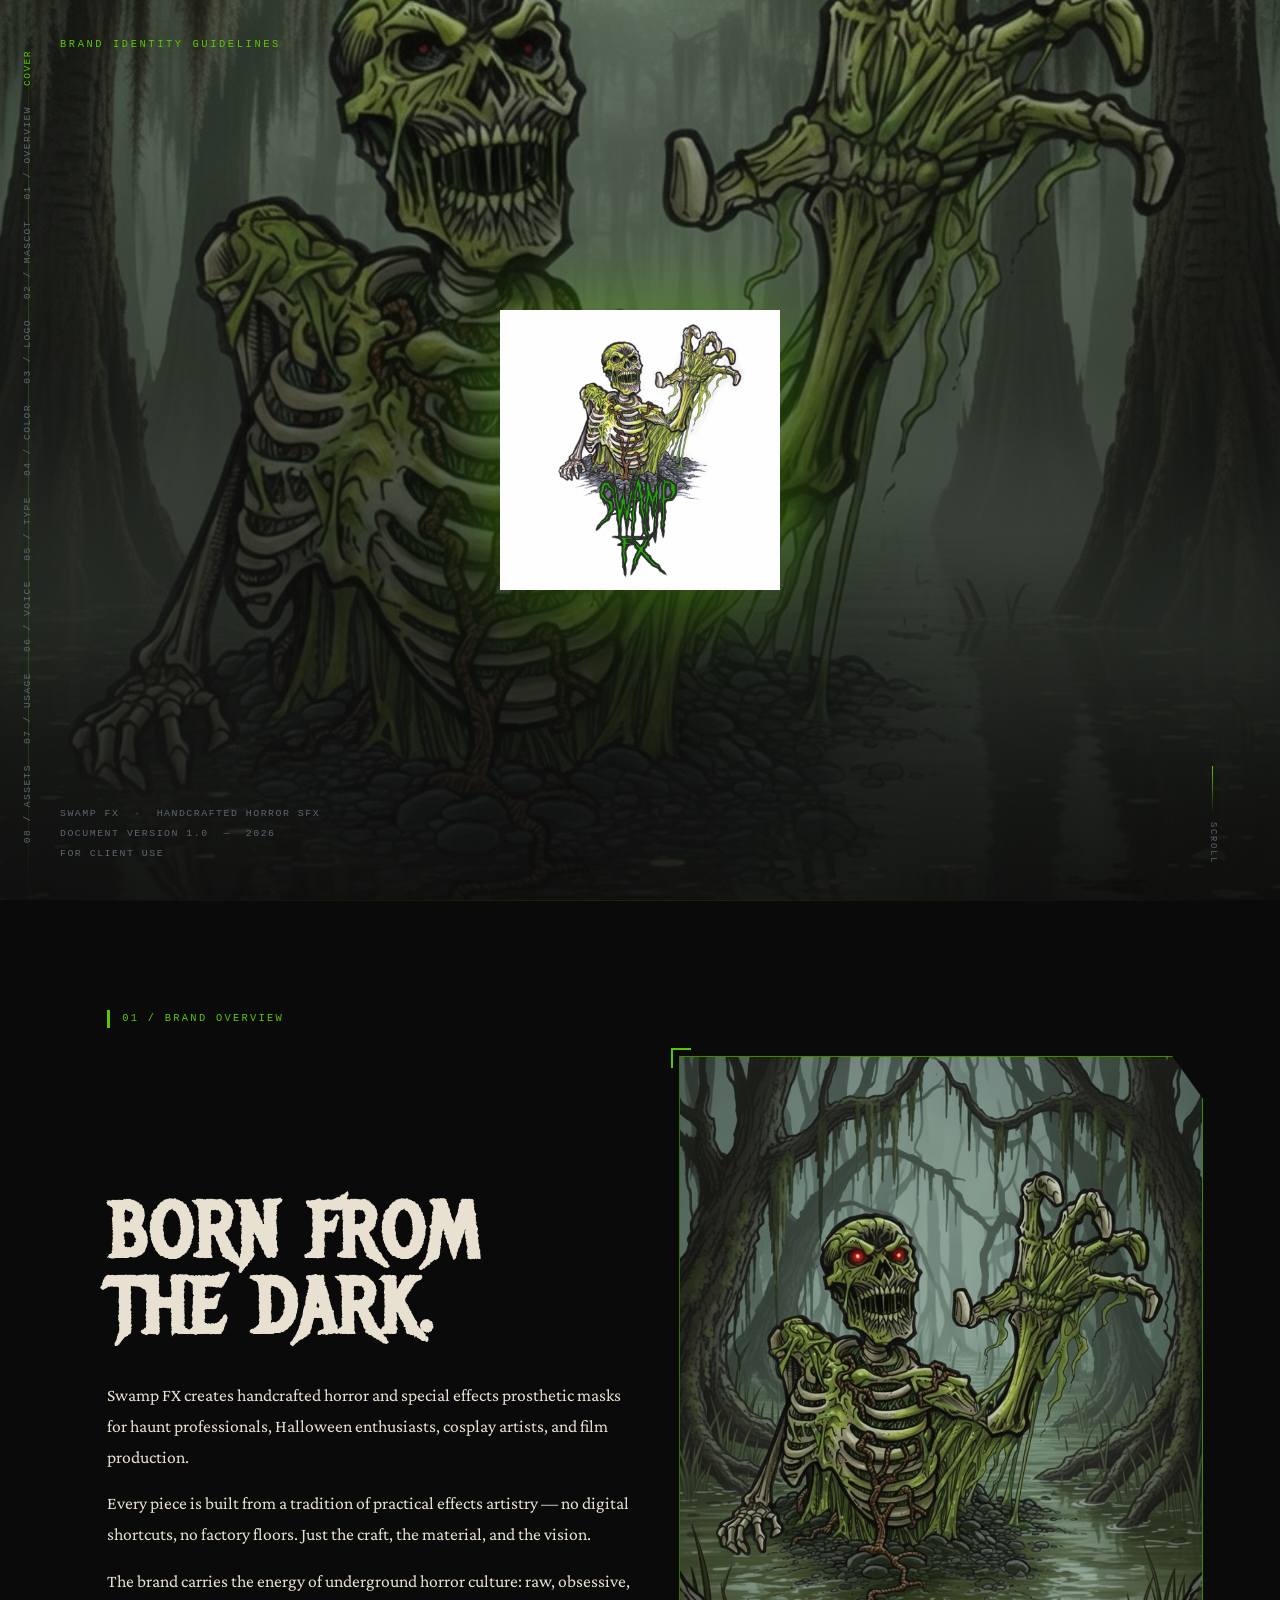
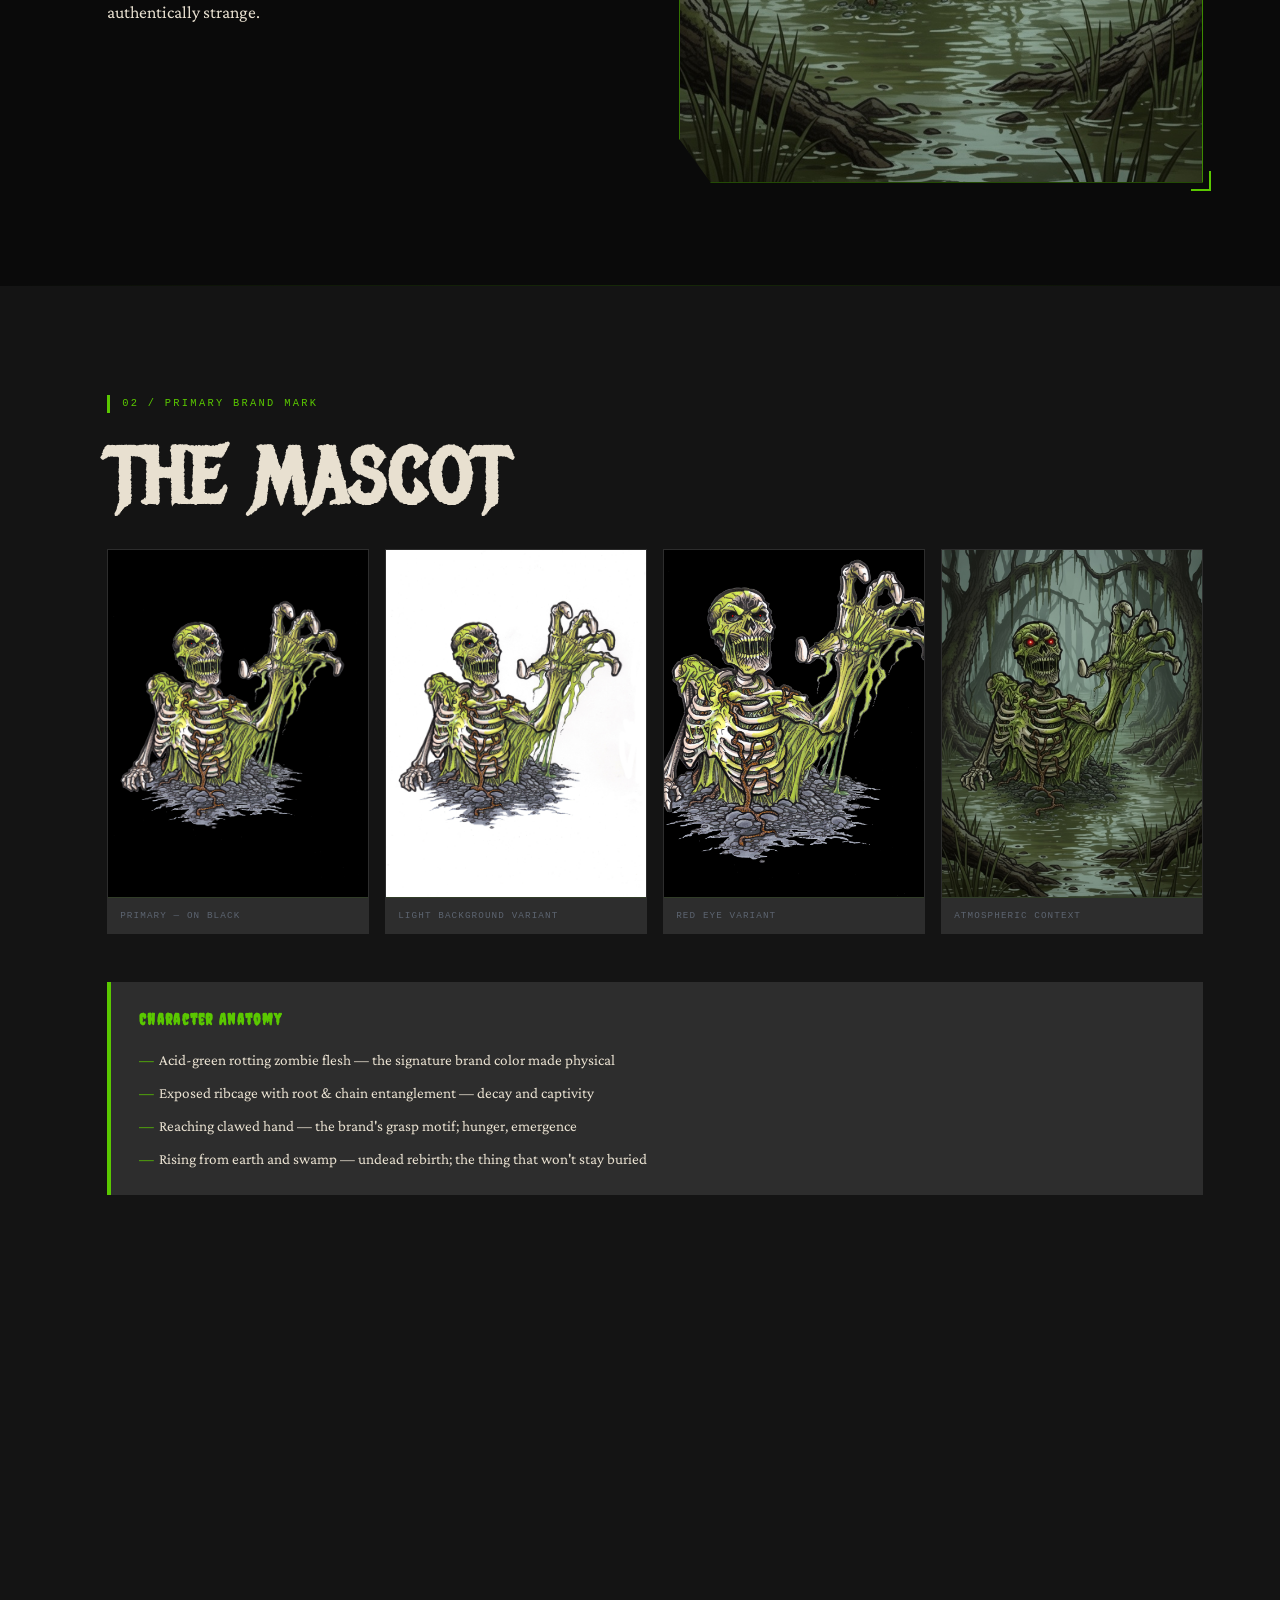
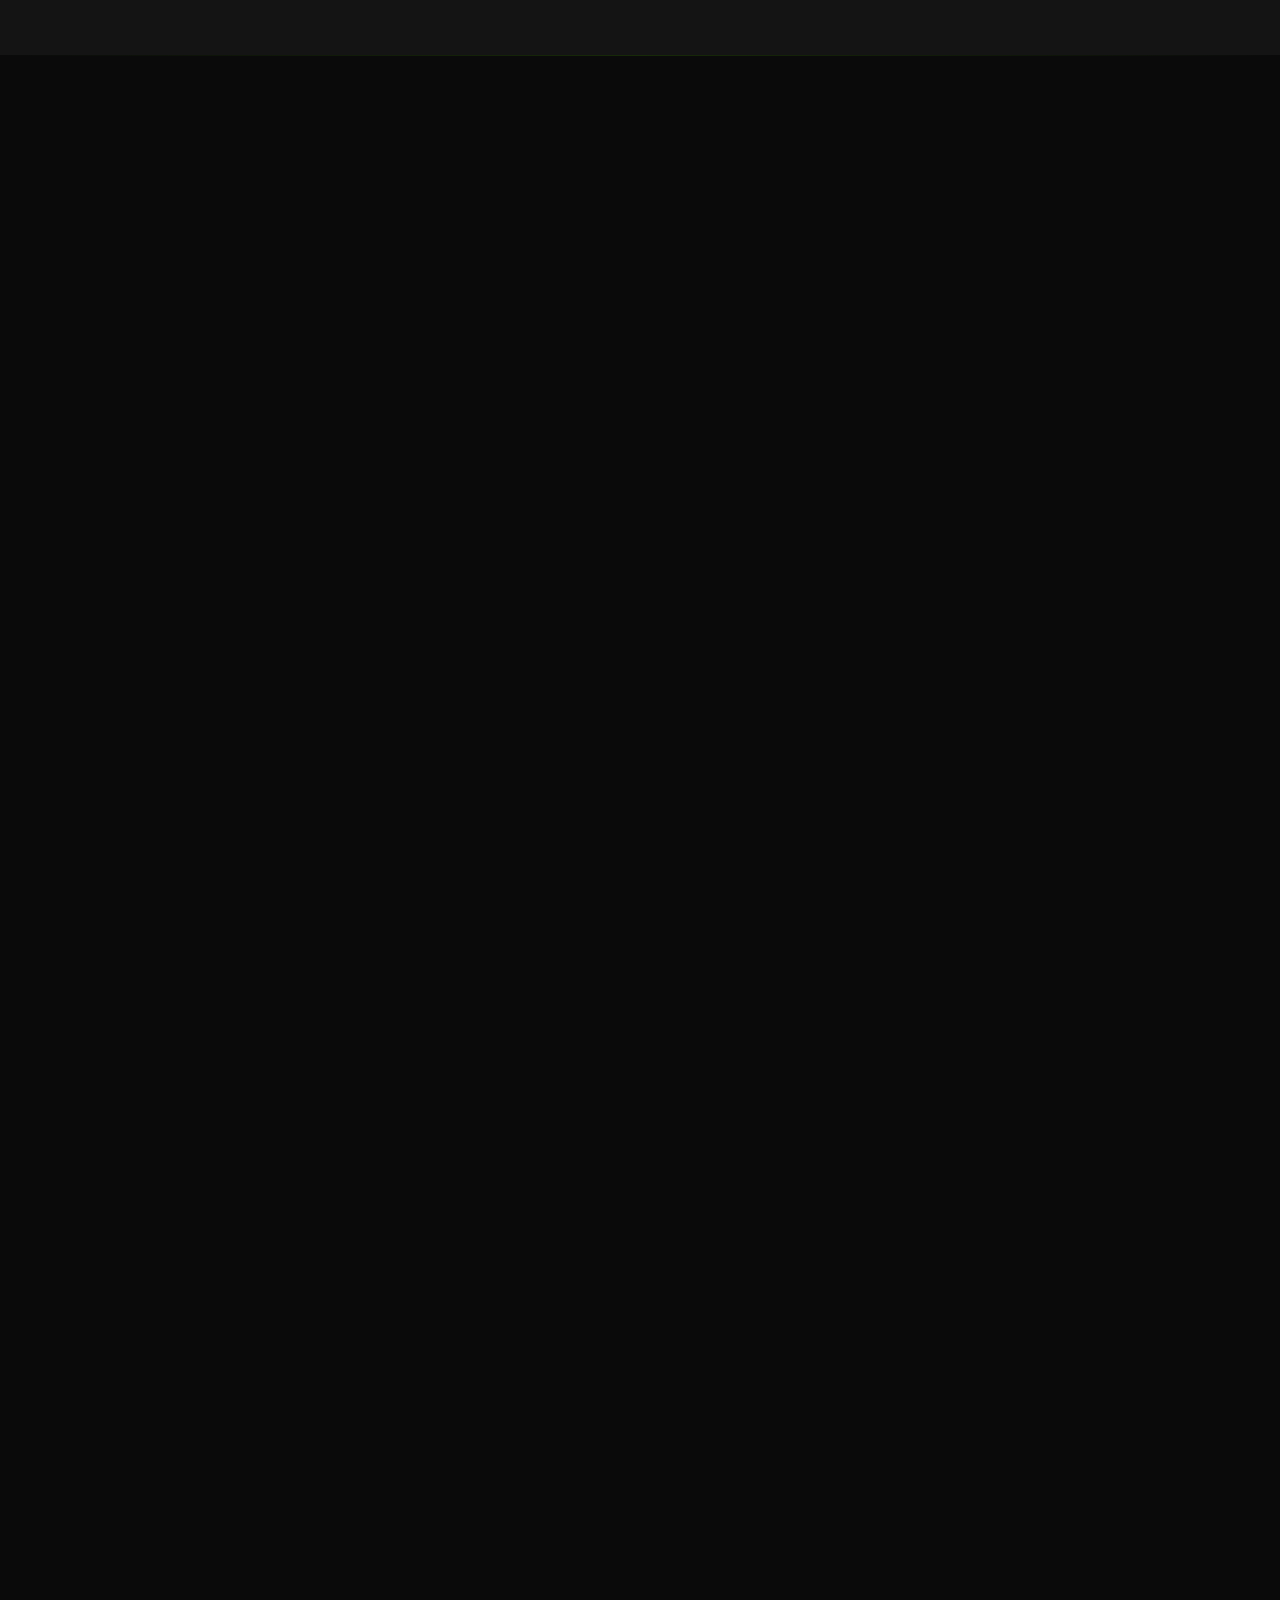
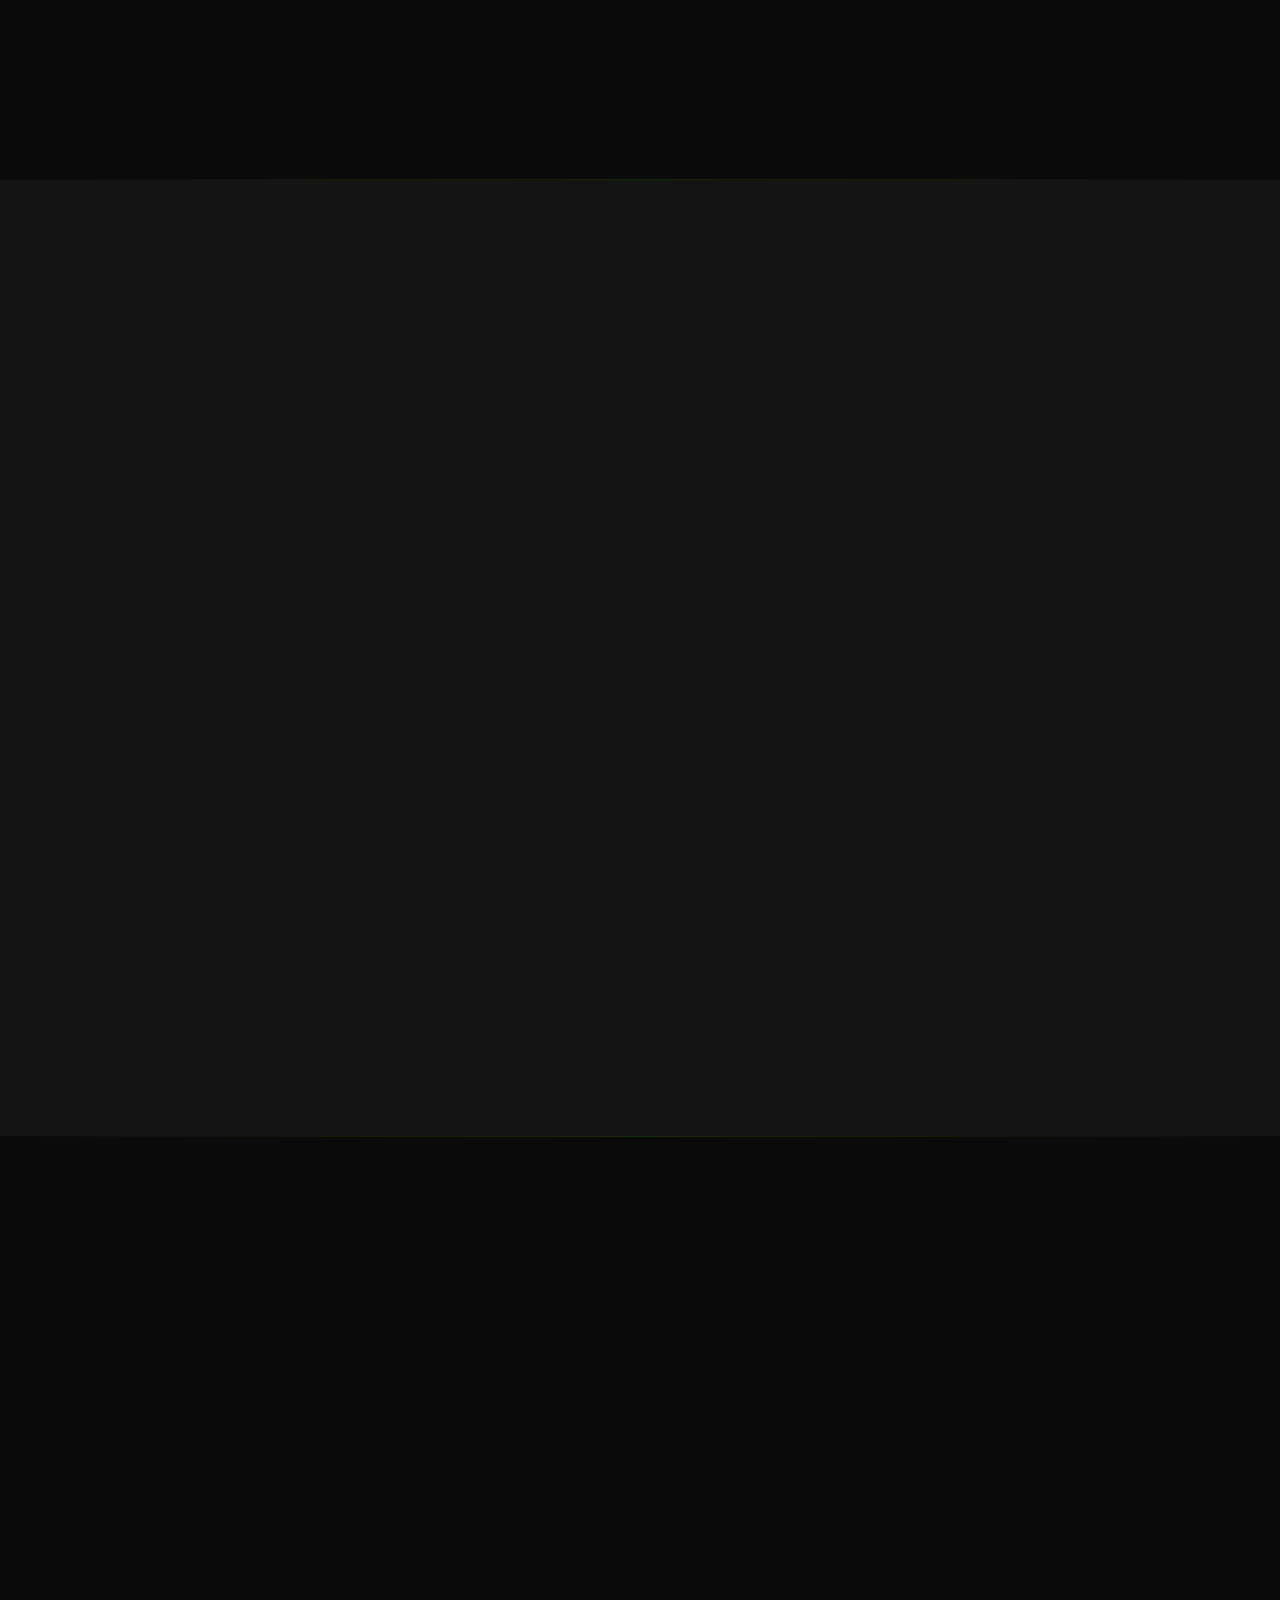
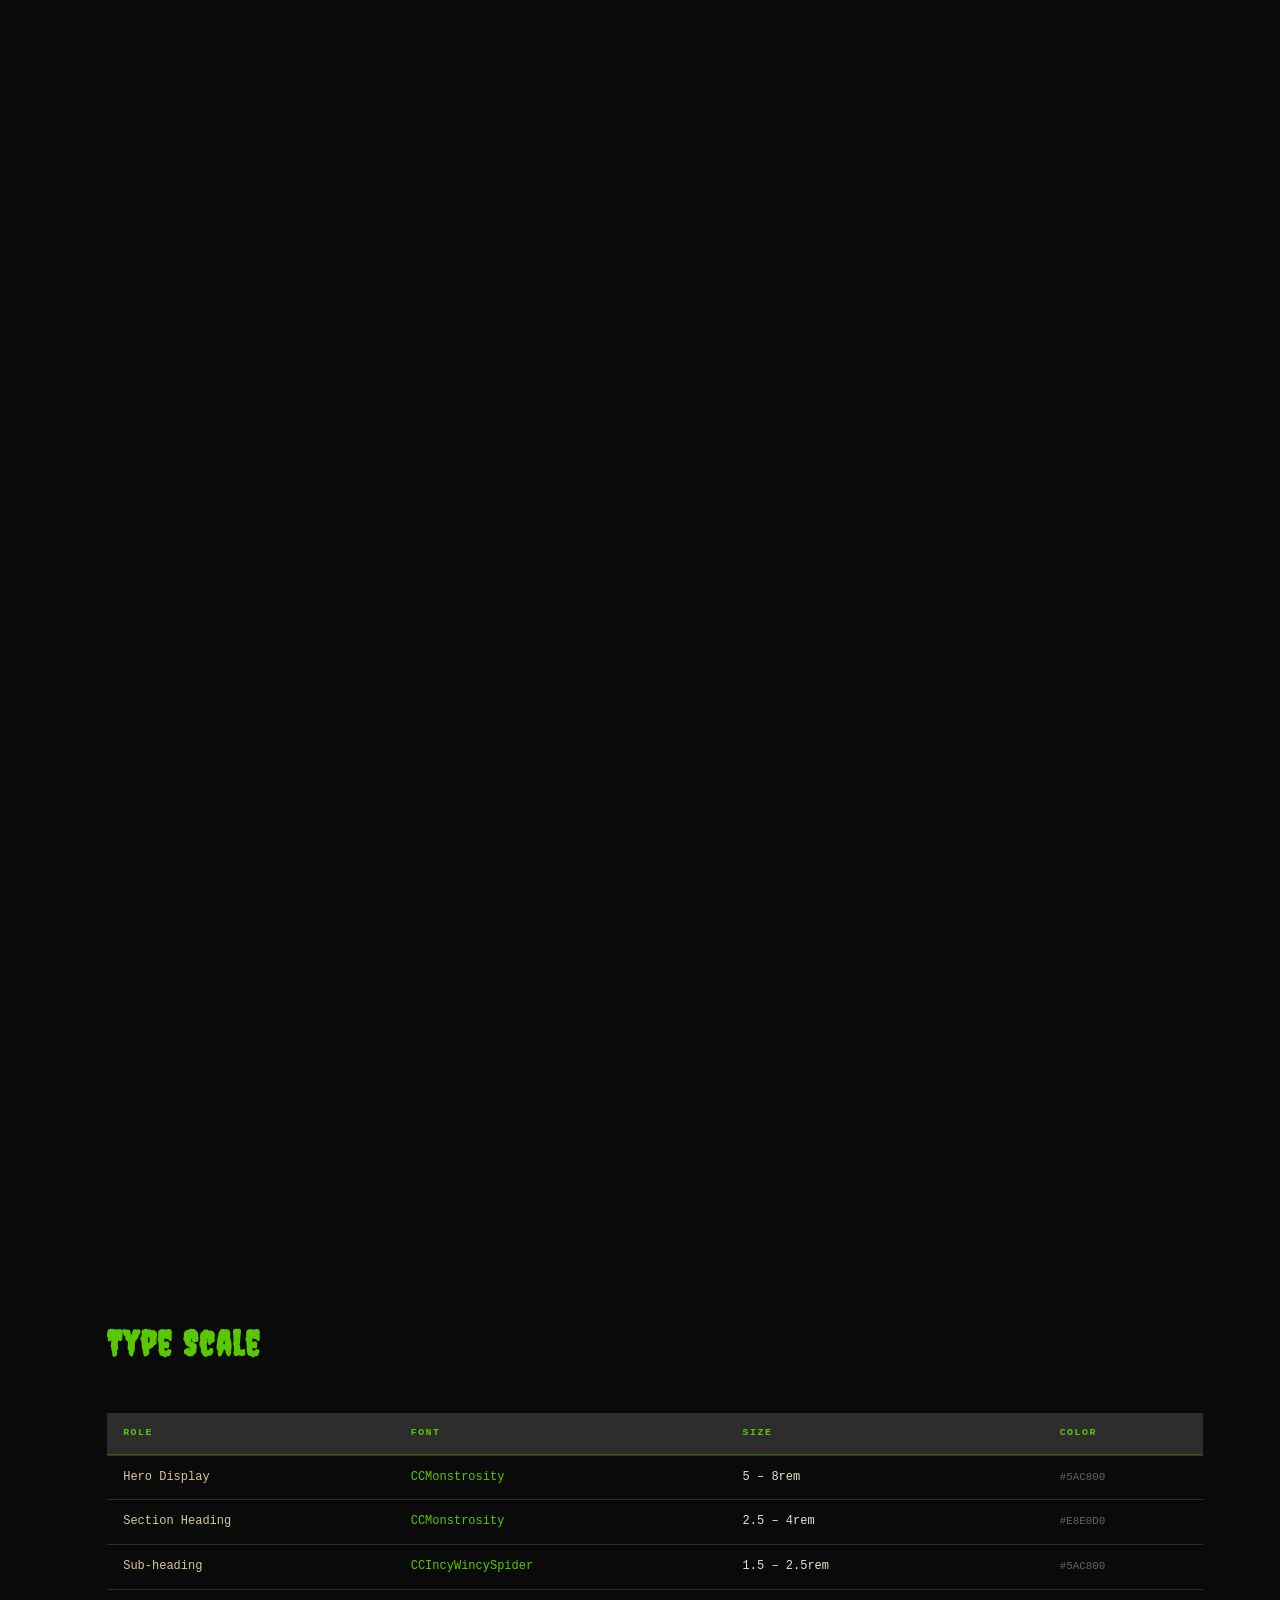
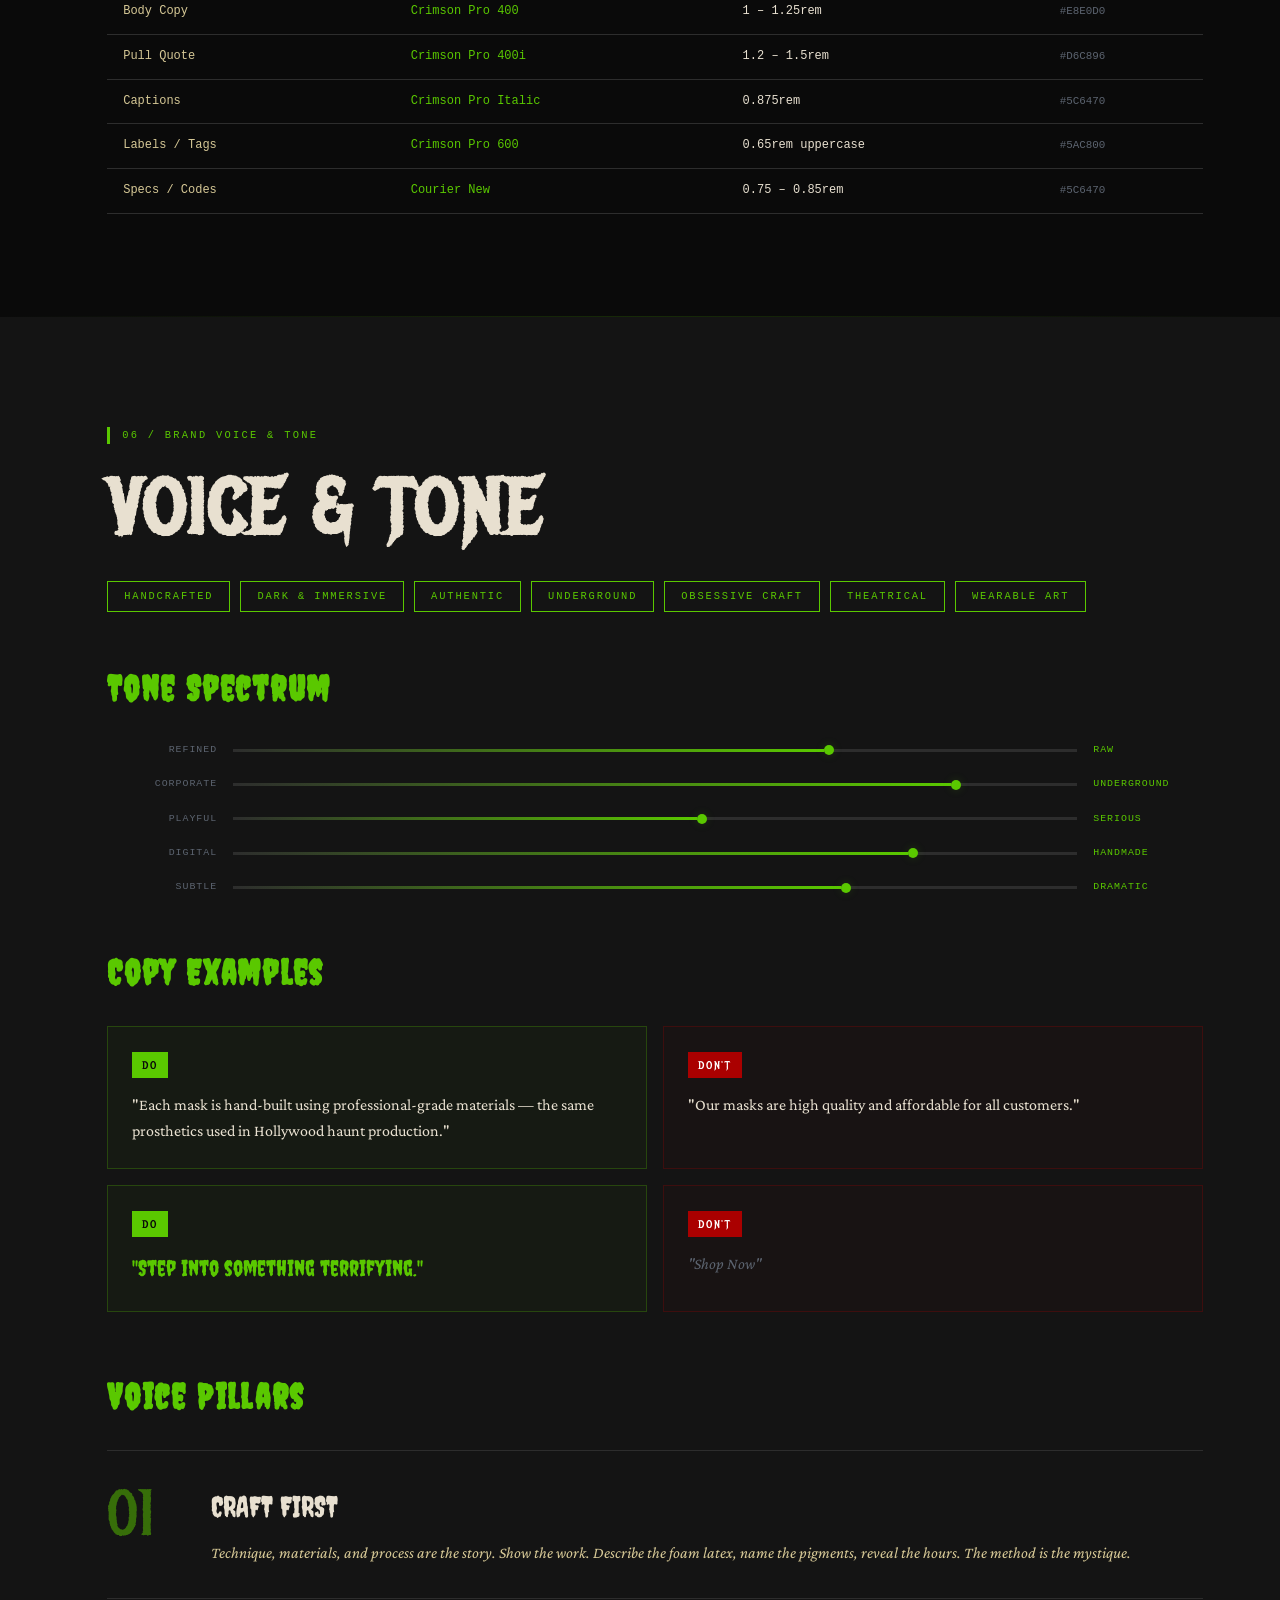
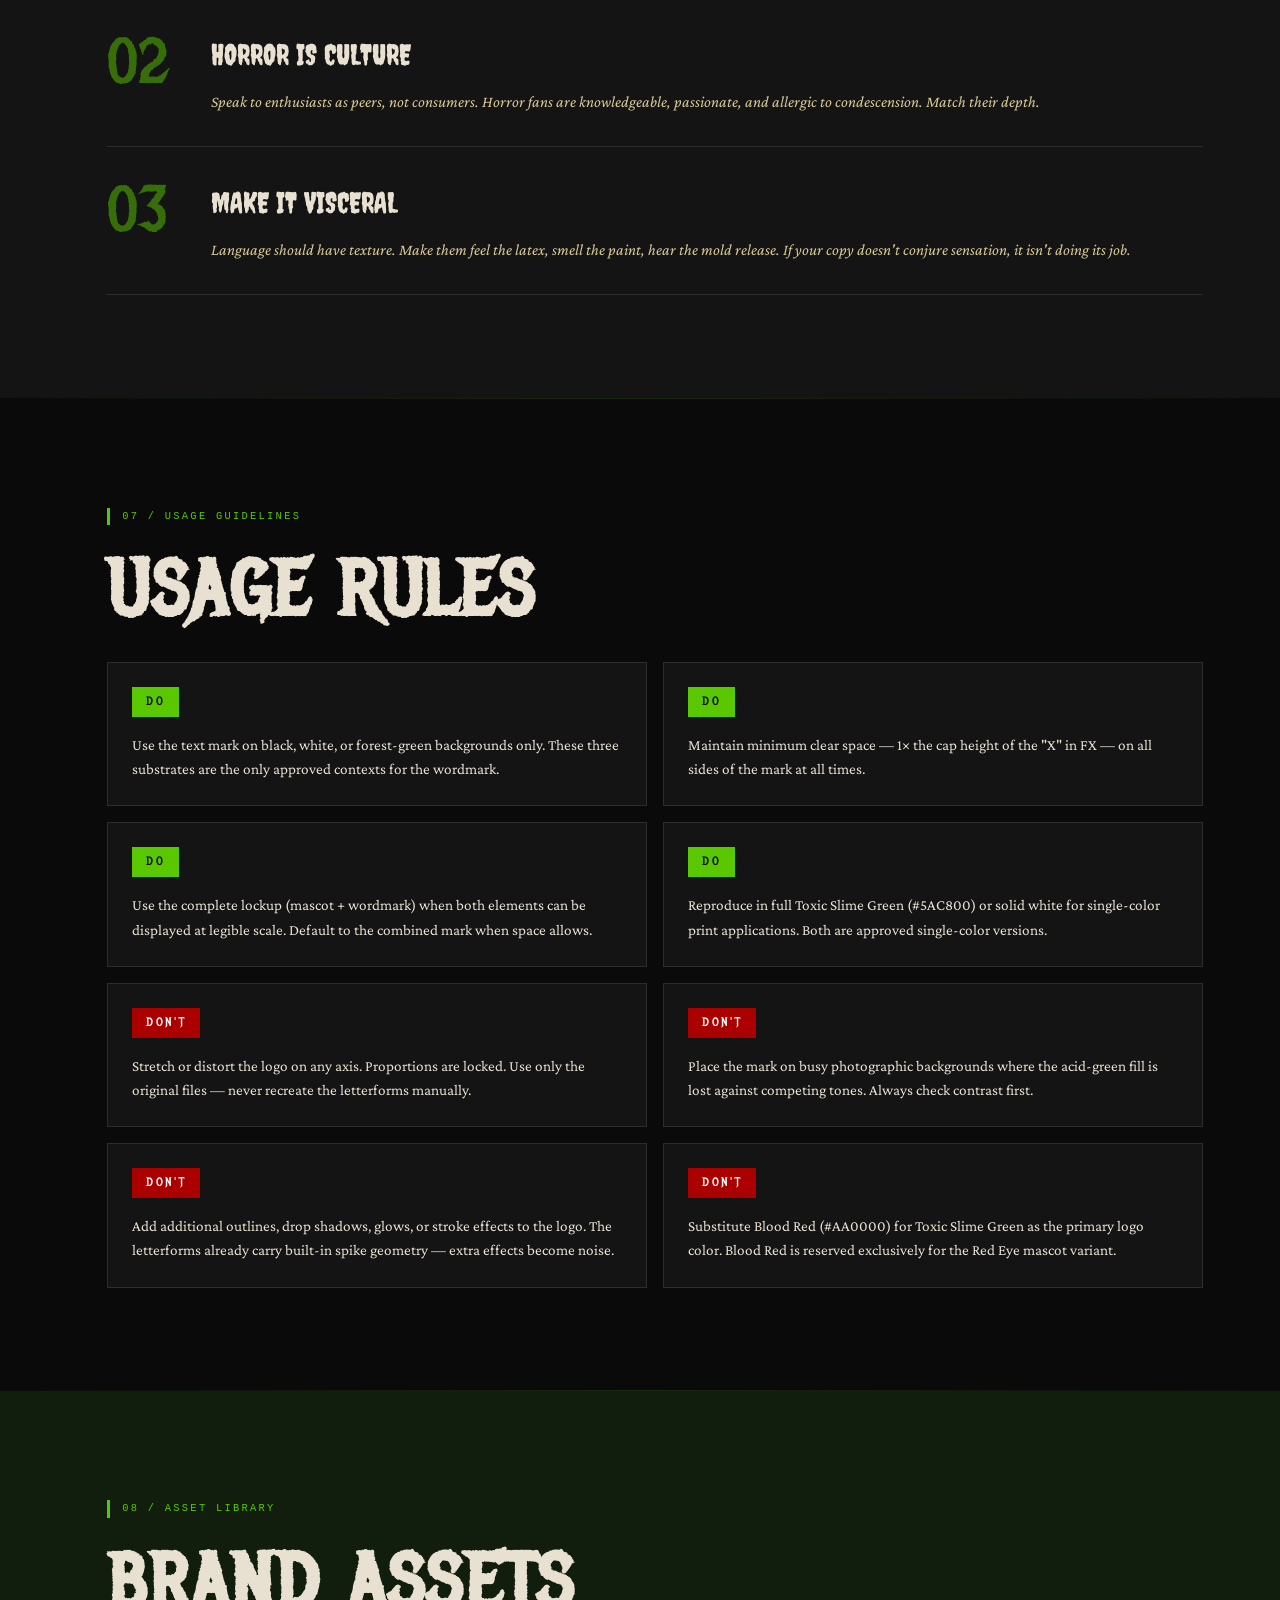
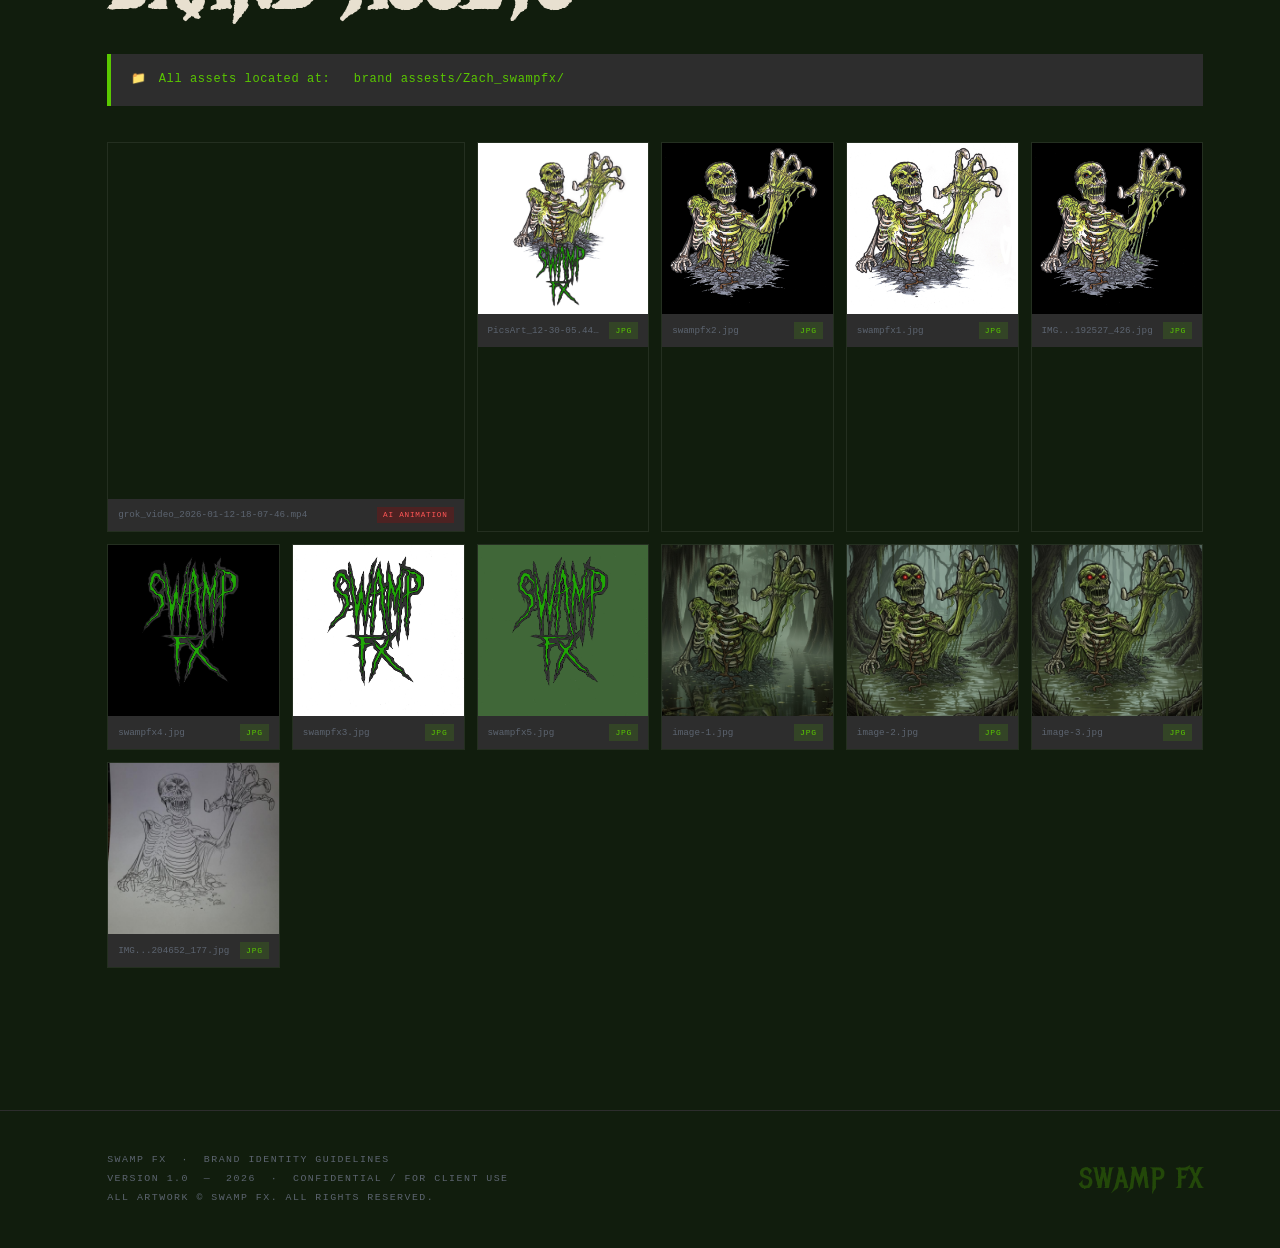
<file: brand-guidelines.html>
<!DOCTYPE html>
<html lang="en">
<head>
  <meta charset="UTF-8">
  <meta name="viewport" content="width=device-width, initial-scale=1.0">
  <title>Swamp FX — Brand Identity Guidelines</title>
  <link rel="preconnect" href="https://fonts.googleapis.com">
  <link rel="preconnect" href="https://fonts.gstatic.com" crossorigin>
  <link href="https://fonts.googleapis.com/css2?family=Crimson+Pro:ital,wght@0,400;0,600;1,400&family=Metal+Mania&family=Creepster&display=swap" rel="stylesheet">
  <style>
    /* ============================================================
       CUSTOM PROPERTIES
    ============================================================ */
    :root {
      --slime:        #5AC800;
      --slime-dim:    #3D8A00;
      --slime-glow:   rgba(90, 200, 0, 0.18);
      --slime-glow2:  rgba(90, 200, 0, 0.08);
      --black:        #0A0A0A;
      --charcoal:     #141414;
      --gunmetal:     #2D2D2D;
      --bone:         #D6C896;
      --rust:         #7A3F10;
      --swamp-green:  #1E3018;
      --swamp-dark:   #111D0D;
      --slate:        #5C6470;
      --blood:        #AA0000;
      --text-primary: #E8E0D0;
      --font-display: 'Metal Mania', 'Papyrus', fantasy;
      --font-spider:  'Creepster', 'Papyrus', fantasy;
      --font-body:    'Crimson Pro', Georgia, serif;
      --font-mono:    'Courier New', Courier, monospace;
      --section-pad:  clamp(60px, 8vw, 120px);
      --content-max:  1200px;
      --sidebar-w:    56px;
    }

    /* ============================================================
       RESET & BASE
    ============================================================ */
    *, *::before, *::after { box-sizing: border-box; margin: 0; padding: 0; }

    html {
      scroll-behavior: smooth;
      scrollbar-color: var(--slime) var(--gunmetal);
      scrollbar-width: thin;
    }

    ::-webkit-scrollbar { width: 6px; }
    ::-webkit-scrollbar-track { background: var(--gunmetal); }
    ::-webkit-scrollbar-thumb { background: var(--slime); border-radius: 3px; }

    body {
      background-color: var(--black);
      color: var(--text-primary);
      font-family: var(--font-body);
      font-size: 1rem;
      line-height: 1.65;
      overflow-x: hidden;
    }

    /* Grain texture overlay */
    body::before {
      content: '';
      position: fixed;
      inset: 0;
      background-image: url("data:image/svg+xml,%3Csvg xmlns='http://www.w3.org/2000/svg' width='300' height='300'%3E%3Cfilter id='n'%3E%3CfeTurbulence type='fractalNoise' baseFrequency='0.75' numOctaves='4' stitchTiles='stitch'/%3E%3C/filter%3E%3Crect width='300' height='300' filter='url(%23n)' opacity='1'/%3E%3C/svg%3E");
      opacity: 0.04;
      pointer-events: none;
      z-index: 9999;
    }

    img { display: block; max-width: 100%; }
    a { color: var(--slime); text-decoration: none; }

    /* ============================================================
       SIDEBAR NAV
    ============================================================ */
    .sidebar-nav {
      position: fixed;
      left: 0;
      top: 0;
      bottom: 0;
      width: var(--sidebar-w);
      z-index: 100;
      display: flex;
      flex-direction: column;
      align-items: center;
      padding: 40px 0;
      pointer-events: none;
    }

    .sidebar-nav::before {
      content: '';
      position: absolute;
      left: 28px;
      top: 0;
      bottom: 0;
      width: 1px;
      background: linear-gradient(to bottom, transparent, var(--slime-dim) 20%, var(--slime-dim) 80%, transparent);
      opacity: 0.4;
    }

    .sidebar-nav a {
      pointer-events: all;
      writing-mode: vertical-rl;
      text-orientation: mixed;
      transform: rotate(180deg);
      font-family: var(--font-mono);
      font-size: 0.6rem;
      letter-spacing: 0.15em;
      color: var(--slate);
      padding: 10px 0;
      transition: color 0.3s ease;
      white-space: nowrap;
    }

    .sidebar-nav a:hover,
    .sidebar-nav a.active {
      color: var(--slime);
    }

    .sidebar-nav a.active {
      text-shadow: 0 0 10px var(--slime-glow);
    }

    @media (max-width: 900px) {
      .sidebar-nav { display: none; }
    }

    /* ============================================================
       SECTION COMMON STYLES
    ============================================================ */
    .section {
      position: relative;
      padding: var(--section-pad) clamp(24px, 6vw, 80px) var(--section-pad) clamp(24px, 6vw, 80px);
    }

    @media (min-width: 900px) {
      .section { padding-left: calc(var(--sidebar-w) + clamp(24px, 4vw, 60px)); }
    }

    .section--black  { background-color: var(--black); }
    .section--charcoal { background-color: var(--charcoal); }
    .section--swamp  { background-color: var(--swamp-dark); }

    .section-inner {
      max-width: var(--content-max);
      margin: 0 auto;
    }

    /* Section dividers */
    .divider {
      height: 1px;
      background: linear-gradient(to right, transparent, var(--slime-dim), transparent);
      opacity: 0.25;
    }

    /* Section label */
    .section-label {
      display: inline-flex;
      align-items: center;
      gap: 12px;
      font-family: var(--font-mono);
      font-size: 0.65rem;
      letter-spacing: 0.22em;
      text-transform: uppercase;
      color: var(--slime);
      border-left: 3px solid var(--slime);
      padding-left: 12px;
      margin-bottom: 28px;
    }

    /* Headings */
    .heading-display {
      font-family: var(--font-display);
      font-size: clamp(2.8rem, 6vw, 5rem);
      line-height: 1;
      color: var(--text-primary);
      margin-bottom: 32px;
      letter-spacing: 0.02em;
    }

    .heading-sub {
      font-family: var(--font-spider);
      font-size: clamp(1.4rem, 3vw, 2.2rem);
      color: var(--slime);
      margin-bottom: 24px;
      letter-spacing: 0.05em;
    }

    /* Scroll reveal */
    .reveal {
      opacity: 0;
      transform: translateY(32px);
      transition: opacity 0.7s ease, transform 0.7s ease;
    }
    .reveal.visible {
      opacity: 1;
      transform: translateY(0);
    }
    .reveal-delay-1 { transition-delay: 0.1s; }
    .reveal-delay-2 { transition-delay: 0.2s; }
    .reveal-delay-3 { transition-delay: 0.3s; }
    .reveal-delay-4 { transition-delay: 0.4s; }

    /* ============================================================
       1. HERO
    ============================================================ */
    .hero {
      position: relative;
      height: 100vh;
      min-height: 600px;
      display: flex;
      flex-direction: column;
      justify-content: center;
      align-items: center;
      overflow: hidden;
      padding: 40px clamp(24px, 5vw, 60px);
    }

    .hero-bg {
      position: absolute;
      inset: 0;
      background-image: url('brand assests/Zach_swampfx/image-1.jpg');
      background-size: cover;
      background-position: center;
      z-index: 0;
    }

    .hero-bg::after {
      content: '';
      position: absolute;
      inset: 0;
      background: linear-gradient(
        to bottom,
        rgba(10, 10, 10, 0.1) 0%,
        rgba(10, 10, 10, 0.45) 40%,
        rgba(10, 10, 10, 0.88) 100%
      );
    }

    .hero-top-label {
      position: absolute;
      top: 36px;
      left: clamp(24px, 5vw, 60px);
      font-family: var(--font-mono);
      font-size: 0.65rem;
      letter-spacing: 0.25em;
      text-transform: uppercase;
      color: var(--slime);
      z-index: 2;
      opacity: 0;
      animation: fadeUp 0.8s ease 0.2s forwards;
    }

    .hero-content {
      position: relative;
      z-index: 2;
      text-align: center;
      display: flex;
      flex-direction: column;
      align-items: center;
    }

    .hero-logo {
      width: clamp(200px, 30vw, 280px);
      filter: drop-shadow(0 0 40px rgba(90, 200, 0, 0.35)) drop-shadow(0 0 80px rgba(90, 200, 0, 0.15));
      opacity: 0;
      animation: fadeUp 0.9s ease 0.5s forwards;
    }

    .hero-bottom {
      position: absolute;
      bottom: 36px;
      left: clamp(24px, 5vw, 60px);
      z-index: 2;
      opacity: 0;
      animation: fadeUp 0.8s ease 0.8s forwards;
    }

    .hero-meta {
      font-family: var(--font-mono);
      font-size: 0.62rem;
      letter-spacing: 0.15em;
      color: var(--slate);
      line-height: 2;
      text-transform: uppercase;
    }

    .hero-scroll-hint {
      position: absolute;
      bottom: 36px;
      right: clamp(24px, 5vw, 60px);
      z-index: 2;
      display: flex;
      flex-direction: column;
      align-items: center;
      gap: 8px;
      opacity: 0;
      animation: fadeUp 0.8s ease 1.1s forwards;
    }

    .hero-scroll-hint span {
      font-family: var(--font-mono);
      font-size: 0.55rem;
      letter-spacing: 0.2em;
      color: var(--slate);
      text-transform: uppercase;
      writing-mode: vertical-rl;
    }

    .scroll-line {
      width: 1px;
      height: 48px;
      background: linear-gradient(to bottom, var(--slime), transparent);
      animation: scrollPulse 2s ease-in-out infinite 1.5s;
    }

    @keyframes fadeUp {
      from { opacity: 0; transform: translateY(20px); }
      to   { opacity: 1; transform: translateY(0); }
    }

    @keyframes scrollPulse {
      0%, 100% { opacity: 0.4; transform: scaleY(1); }
      50%       { opacity: 1;   transform: scaleY(1.15); }
    }

    /* ============================================================
       2. BRAND OVERVIEW
    ============================================================ */
    .overview-grid {
      display: grid;
      grid-template-columns: 1fr;
      gap: 48px;
      align-items: start;
    }

    @media (min-width: 768px) {
      .overview-grid { grid-template-columns: 1fr 1fr; align-items: center; }
    }

    .overview-img-wrap {
      position: relative;
    }

    .overview-img-wrap img {
      width: 100%;
      clip-path: polygon(0 0, 94% 0, 100% 6%, 100% 100%, 6% 100%, 0 94%);
      border: 1px solid var(--slime-dim);
      box-shadow: 0 0 40px var(--slime-glow), inset 0 0 0 1px rgba(90,200,0,0.08);
      transition: box-shadow 0.4s ease;
    }

    .overview-img-wrap:hover img {
      box-shadow: 0 0 70px rgba(90,200,0,0.28), inset 0 0 0 1px rgba(90,200,0,0.15);
    }

    .overview-corner {
      position: absolute;
      width: 20px;
      height: 20px;
      border-color: var(--slime);
      border-style: solid;
    }

    .overview-corner--tl { top: -8px; left: -8px; border-width: 2px 0 0 2px; }
    .overview-corner--br { bottom: -8px; right: -8px; border-width: 0 2px 2px 0; }

    .overview-body p {
      font-size: 1.1rem;
      line-height: 1.75;
      color: var(--text-primary);
      margin-bottom: 16px;
    }

    /* ============================================================
       3. PRIMARY BRAND MARK
    ============================================================ */
    .mascot-grid {
      display: grid;
      grid-template-columns: 1fr 1fr;
      gap: 16px;
      margin-bottom: 48px;
    }

    @media (min-width: 600px) {
      .mascot-grid { grid-template-columns: repeat(4, 1fr); }
    }

    .mascot-card {
      border: 1px solid var(--gunmetal);
      overflow: hidden;
      cursor: pointer;
      transition: border-color 0.3s ease, box-shadow 0.3s ease, transform 0.3s ease;
    }

    .mascot-card:hover {
      border-color: var(--slime);
      box-shadow: 0 0 24px var(--slime-glow);
      transform: translateY(-4px);
    }

    .mascot-card img {
      width: 100%;
      aspect-ratio: 3 / 4;
      object-fit: cover;
      display: block;
    }

    .mascot-card-label {
      font-family: var(--font-mono);
      font-size: 0.58rem;
      letter-spacing: 0.12em;
      text-transform: uppercase;
      color: var(--slate);
      padding: 10px 12px;
      background: var(--gunmetal);
      border-top: 1px solid rgba(90,200,0,0.1);
    }

    .character-notes {
      background: var(--gunmetal);
      border-left: 4px solid var(--slime);
      padding: 24px 28px;
      margin-bottom: 48px;
    }

    .character-notes h4 {
      font-family: var(--font-spider);
      font-size: 1rem;
      color: var(--slime);
      margin-bottom: 14px;
      letter-spacing: 0.08em;
    }

    .character-notes ul {
      list-style: none;
      display: flex;
      flex-direction: column;
      gap: 8px;
    }

    .character-notes ul li {
      font-family: var(--font-body);
      font-size: 0.95rem;
      color: var(--text-primary);
      padding-left: 20px;
      position: relative;
    }

    .character-notes ul li::before {
      content: '—';
      position: absolute;
      left: 0;
      color: var(--slime);
    }

    .origin-section {
      display: flex;
      gap: 32px;
      align-items: flex-start;
      flex-wrap: wrap;
    }

    .origin-img-wrap {
      flex-shrink: 0;
      width: clamp(140px, 20vw, 200px);
    }

    .origin-img-wrap img {
      width: 100%;
      border: 1px solid var(--gunmetal);
      filter: grayscale(20%);
      transition: filter 0.3s;
    }
    .origin-img-wrap:hover img { filter: grayscale(0%); }

    .origin-caption {
      font-family: var(--font-body);
      font-style: italic;
      font-size: 0.8rem;
      color: var(--slate);
      margin-top: 8px;
      line-height: 1.4;
    }

    .origin-text {
      flex: 1;
      min-width: 240px;
    }

    .origin-text p {
      font-size: 1.05rem;
      line-height: 1.7;
      color: var(--text-primary);
    }

    /* ============================================================
       4. LOGO SYSTEM
    ============================================================ */
    .logo-variants {
      display: grid;
      grid-template-columns: repeat(3, 1fr);
      gap: 0;
      margin-bottom: 56px;
      border: 1px solid var(--gunmetal);
      overflow: hidden;
    }

    @media (max-width: 600px) {
      .logo-variants { grid-template-columns: 1fr; }
    }

    .logo-panel {
      display: flex;
      flex-direction: column;
      align-items: center;
      justify-content: center;
      padding: 40px 28px 24px;
      border-right: 1px solid var(--gunmetal);
      transition: transform 0.3s ease;
    }

    .logo-panel:last-child { border-right: none; }

    .logo-panel:hover { transform: scale(1.02); z-index: 1; }

    .logo-panel img {
      max-height: 180px;
      max-width: 100%;
      object-fit: contain;
      margin-bottom: 20px;
    }

    .logo-panel-label {
      font-family: var(--font-mono);
      font-size: 0.6rem;
      letter-spacing: 0.15em;
      text-transform: uppercase;
      text-align: center;
    }

    .logo-panel--white  { background: #F5F3EE; }
    .logo-panel--white .logo-panel-label  { color: #3a3832; }
    .logo-panel--black  { background: #0A0A0A; }
    .logo-panel--black .logo-panel-label  { color: var(--slate); }
    .logo-panel--green  { background: #1E3018; }
    .logo-panel--green .logo-panel-label  { color: #6a8a60; }

    .lockup-section {
      text-align: center;
      margin-bottom: 56px;
    }

    .lockup-swatch {
      background: #F5F3EE;
      display: inline-flex;
      flex-direction: column;
      align-items: center;
      padding: 48px 60px 32px;
      margin-bottom: 16px;
      clip-path: polygon(0 0, 97% 0, 100% 3%, 100% 100%, 3% 100%, 0 97%);
    }

    .lockup-swatch img {
      max-width: 320px;
      max-height: 280px;
      object-fit: contain;
    }

    .lockup-caption {
      font-family: var(--font-mono);
      font-size: 0.65rem;
      letter-spacing: 0.15em;
      color: var(--slate);
      text-transform: uppercase;
    }

    /* Clear space diagram */
    .clearspace-section {
      background: var(--gunmetal);
      padding: 40px;
      display: flex;
      flex-direction: column;
      align-items: center;
      gap: 24px;
    }

    .clearspace-diagram {
      position: relative;
      display: inline-flex;
      align-items: center;
      justify-content: center;
      padding: 32px;
    }

    .clearspace-diagram img {
      max-height: 120px;
      max-width: 200px;
      object-fit: contain;
      position: relative;
      z-index: 1;
    }

    .clearspace-box {
      position: absolute;
      inset: 0;
      border: 1.5px dashed var(--slime);
      opacity: 0.7;
    }

    .clearspace-box::before,
    .clearspace-box::after {
      content: '↔';
      position: absolute;
      font-size: 0.7rem;
      color: var(--slime);
    }

    .clearspace-box::before { bottom: -20px; left: 50%; transform: translateX(-50%); }
    .clearspace-box::after  { right: -24px;  top: 50%;  transform: translateY(-50%) rotate(90deg); }

    .clearspace-note {
      font-family: var(--font-mono);
      font-size: 0.68rem;
      letter-spacing: 0.1em;
      color: var(--slate);
      text-align: center;
      max-width: 400px;
    }

    /* ============================================================
       5. COLOR PALETTE
    ============================================================ */
    .color-grid {
      display: grid;
      grid-template-columns: repeat(4, 1fr);
      gap: 16px;
    }

    @media (max-width: 700px) {
      .color-grid { grid-template-columns: repeat(2, 1fr); }
    }

    .color-card {
      background: var(--gunmetal);
      border: 1px solid rgba(255,255,255,0.06);
      padding: 20px;
      cursor: pointer;
      transition: transform 0.3s ease, box-shadow 0.3s ease, border-color 0.3s ease;
      position: relative;
      overflow: hidden;
    }

    .color-card:hover {
      transform: translateY(-6px);
      border-color: var(--slime);
      box-shadow: 0 8px 32px rgba(0,0,0,0.4);
    }

    .color-swatch {
      width: 72px;
      height: 72px;
      margin-bottom: 16px;
      border: 1px solid rgba(255,255,255,0.1);
      position: relative;
    }

    .color-name {
      font-family: var(--font-display);
      font-size: 0.95rem;
      color: var(--text-primary);
      margin-bottom: 6px;
      line-height: 1.2;
    }

    .color-hex {
      font-family: var(--font-mono);
      font-size: 0.75rem;
      color: var(--slime);
      margin-bottom: 10px;
      display: block;
    }

    .color-rgb {
      font-family: var(--font-mono);
      font-size: 0.6rem;
      color: var(--slate);
      margin-bottom: 10px;
      display: block;
    }

    .color-usage {
      font-family: var(--font-body);
      font-style: italic;
      font-size: 0.8rem;
      color: var(--bone);
      line-height: 1.4;
    }

    .color-warning {
      grid-column: span 2;
      background: rgba(170, 0, 0, 0.08);
      border: 1px solid rgba(170, 0, 0, 0.35);
      padding: 16px 20px;
      margin-top: -8px;
      display: flex;
      align-items: flex-start;
      gap: 12px;
    }

    @media (max-width: 700px) {
      .color-warning { grid-column: span 2; }
    }

    .color-warning-icon {
      font-size: 1.2rem;
      flex-shrink: 0;
      color: var(--blood);
    }

    .color-warning p {
      font-family: var(--font-body);
      font-size: 0.85rem;
      color: var(--text-primary);
      line-height: 1.5;
    }

    /* ============================================================
       6. TYPOGRAPHY
    ============================================================ */
    .type-specimen {
      border: 1px solid var(--gunmetal);
      margin-bottom: 32px;
      overflow: hidden;
    }

    .type-specimen-header {
      background: var(--gunmetal);
      padding: 10px 24px;
      font-family: var(--font-mono);
      font-size: 0.6rem;
      letter-spacing: 0.2em;
      text-transform: uppercase;
      color: var(--slime);
      display: flex;
      justify-content: space-between;
      align-items: center;
    }

    .type-specimen-body {
      padding: 48px;
    }

    .specimen--cc { background: var(--charcoal); }
    .specimen--cc2 { background: #1a1a1a; }
    .specimen--crimson { background: var(--black); }

    .specimen-hero {
      font-family: var(--font-display);
      font-size: clamp(2.8rem, 7vw, 5.5rem);
      color: var(--slime);
      text-shadow: 0 0 40px rgba(90, 200, 0, 0.5);
      line-height: 1;
      margin-bottom: 16px;
      letter-spacing: 0.02em;
    }

    .specimen-mid {
      font-family: var(--font-display);
      font-size: clamp(1.6rem, 3vw, 2.5rem);
      color: var(--text-primary);
      margin-bottom: 12px;
      letter-spacing: 0.03em;
    }

    .specimen-small {
      font-family: var(--font-display);
      font-size: clamp(1rem, 2vw, 1.5rem);
      color: var(--bone);
      margin-bottom: 24px;
      letter-spacing: 0.04em;
    }

    .specimen-alpha {
      font-family: var(--font-display);
      font-size: 1rem;
      color: var(--slate);
      letter-spacing: 0.08em;
      line-height: 2;
    }

    .specimen-hero--spider {
      font-family: var(--font-spider);
      font-size: clamp(2rem, 5vw, 3.8rem);
      color: var(--slime);
      text-shadow: 0 0 30px rgba(90, 200, 0, 0.4);
      line-height: 1.1;
      margin-bottom: 12px;
    }

    .specimen-mid--spider {
      font-family: var(--font-spider);
      font-size: clamp(1.2rem, 2.5vw, 2rem);
      color: var(--bone);
      margin-bottom: 24px;
    }

    .specimen-desc {
      font-size: 0.95rem;
      color: var(--slate);
      font-style: italic;
      margin-bottom: 16px;
    }

    .type-usage-note {
      background: rgba(90,200,0,0.06);
      border-left: 3px solid var(--slime);
      padding: 14px 20px;
      margin-top: 24px;
    }

    .type-usage-note p {
      font-family: var(--font-mono);
      font-size: 0.72rem;
      color: var(--text-primary);
      letter-spacing: 0.05em;
      line-height: 1.6;
    }

    .specimen-para {
      font-size: 1.1rem;
      line-height: 1.75;
      color: var(--text-primary);
      margin-bottom: 20px;
    }

    .specimen-quote {
      font-style: italic;
      font-size: 1.35rem;
      color: var(--bone);
      border-left: 3px solid var(--slime);
      padding-left: 20px;
      margin: 24px 0;
      line-height: 1.5;
    }

    .specimen-semibold {
      font-weight: 600;
      font-size: 1.25rem;
      color: var(--text-primary);
      margin-bottom: 12px;
    }

    /* Type scale table */
    .type-table {
      width: 100%;
      border-collapse: collapse;
      margin-top: 40px;
      font-family: var(--font-mono);
      font-size: 0.75rem;
    }

    .type-table th {
      background: var(--gunmetal);
      color: var(--slime);
      letter-spacing: 0.15em;
      text-transform: uppercase;
      padding: 12px 16px;
      text-align: left;
      border-bottom: 2px solid rgba(90,200,0,0.3);
      font-size: 0.62rem;
    }

    .type-table td {
      padding: 12px 16px;
      border-bottom: 1px solid var(--gunmetal);
      color: var(--text-primary);
      vertical-align: middle;
    }

    .type-table tr:hover td {
      background: rgba(90,200,0,0.03);
    }

    .type-table .td-role { color: var(--bone); font-weight: normal; }
    .type-table .td-font { color: var(--slime); }
    .type-table .td-hex  { color: var(--slate); font-size: 0.68rem; }

    /* ============================================================
       7. BRAND VOICE & TONE
    ============================================================ */
    .personality-tags {
      display: flex;
      flex-wrap: wrap;
      gap: 10px;
      margin-bottom: 48px;
    }

    .tag {
      border: 1px solid var(--slime);
      color: var(--slime);
      padding: 6px 16px;
      font-family: var(--font-mono);
      font-size: 0.65rem;
      letter-spacing: 0.18em;
      text-transform: uppercase;
      transition: background 0.3s, color 0.3s;
    }

    .tag:hover {
      background: var(--slime);
      color: var(--black);
    }

    .tone-spectrums {
      margin-bottom: 48px;
    }

    .tone-row {
      display: grid;
      grid-template-columns: 110px 1fr 110px;
      align-items: center;
      gap: 16px;
      margin-bottom: 18px;
    }

    .tone-label-left  {
      font-family: var(--font-mono);
      font-size: 0.62rem;
      letter-spacing: 0.1em;
      text-transform: uppercase;
      color: var(--slate);
      text-align: right;
    }

    .tone-label-right {
      font-family: var(--font-mono);
      font-size: 0.62rem;
      letter-spacing: 0.1em;
      text-transform: uppercase;
      color: var(--slime);
    }

    .tone-bar {
      position: relative;
      height: 3px;
      background: var(--gunmetal);
    }

    .tone-fill {
      position: absolute;
      left: 0;
      top: 0;
      height: 100%;
      background: linear-gradient(to right, var(--gunmetal), var(--slime));
    }

    .tone-dot {
      position: absolute;
      width: 10px;
      height: 10px;
      background: var(--slime);
      border-radius: 50%;
      top: 50%;
      transform: translateY(-50%);
      box-shadow: 0 0 10px var(--slime-glow);
    }

    .copy-examples {
      display: grid;
      grid-template-columns: 1fr 1fr;
      gap: 16px;
      margin-bottom: 56px;
    }

    @media (max-width: 600px) {
      .copy-examples { grid-template-columns: 1fr; }
    }

    .copy-card {
      padding: 24px;
      border: 1px solid var(--gunmetal);
    }

    .copy-card--do {
      border-color: rgba(90,200,0,0.25);
      background: rgba(90,200,0,0.03);
    }

    .copy-card--dont {
      border-color: rgba(170,0,0,0.25);
      background: rgba(170,0,0,0.03);
    }

    .copy-badge {
      display: inline-block;
      font-family: var(--font-display);
      font-size: 0.7rem;
      letter-spacing: 0.15em;
      padding: 4px 10px;
      margin-bottom: 14px;
    }

    .copy-badge--do   { background: var(--slime); color: var(--black); }
    .copy-badge--dont { background: var(--blood);  color: #fff; }

    .copy-text {
      font-size: 1rem;
      line-height: 1.6;
      color: var(--text-primary);
    }

    .voice-pillars {
      display: flex;
      flex-direction: column;
      gap: 0;
    }

    .pillar {
      display: grid;
      grid-template-columns: 80px 1fr;
      align-items: start;
      gap: 24px;
      padding: 32px 0;
      border-bottom: 1px solid var(--gunmetal);
    }

    .pillar:first-child { border-top: 1px solid var(--gunmetal); }

    .pillar-num {
      font-family: var(--font-display);
      font-size: clamp(2.5rem, 5vw, 4rem);
      color: var(--slime);
      line-height: 1;
      opacity: 0.5;
    }

    .pillar-title {
      font-family: var(--font-spider);
      font-size: clamp(1.2rem, 2.5vw, 1.8rem);
      color: var(--text-primary);
      margin-bottom: 10px;
    }

    .pillar-desc {
      font-size: 1rem;
      color: var(--bone);
      line-height: 1.6;
      font-style: italic;
    }

    /* ============================================================
       8. USAGE GUIDELINES
    ============================================================ */
    .usage-grid {
      display: grid;
      grid-template-columns: repeat(2, 1fr);
      gap: 16px;
    }

    @media (max-width: 600px) {
      .usage-grid { grid-template-columns: 1fr; }
    }

    .usage-card {
      border: 1px solid var(--gunmetal);
      padding: 24px;
      background: var(--charcoal);
      transition: border-color 0.3s ease, transform 0.3s ease, box-shadow 0.3s ease;
    }

    .usage-card:hover {
      transform: translateY(-4px);
      box-shadow: 0 8px 24px rgba(0,0,0,0.3);
    }

    .usage-card--do:hover   { border-color: rgba(90,200,0,0.4); box-shadow: 0 8px 24px rgba(90,200,0,0.08); }
    .usage-card--dont:hover { border-color: rgba(170,0,0,0.4); box-shadow: 0 8px 24px rgba(170,0,0,0.08); }

    .usage-badge {
      display: inline-block;
      font-family: var(--font-display);
      font-size: 0.75rem;
      letter-spacing: 0.2em;
      padding: 5px 14px;
      margin-bottom: 16px;
    }

    .usage-badge--do   { background: var(--slime); color: var(--black); }
    .usage-badge--dont { background: var(--blood);  color: #fff; }

    .usage-text {
      font-size: 0.95rem;
      line-height: 1.6;
      color: var(--text-primary);
    }

    /* ============================================================
       9. ASSET LIBRARY
    ============================================================ */
    .asset-path-note {
      background: var(--gunmetal);
      border-left: 4px solid var(--slime);
      padding: 16px 20px;
      margin-bottom: 36px;
      display: flex;
      align-items: center;
      gap: 12px;
    }

    .asset-path-note span {
      font-family: var(--font-mono);
      font-size: 0.75rem;
      color: var(--slime);
      letter-spacing: 0.05em;
    }

    .asset-grid {
      display: grid;
      grid-template-columns: repeat(auto-fill, minmax(150px, 1fr));
      gap: 12px;
      margin-bottom: 40px;
    }

    .asset-cell {
      border: 1px solid rgba(255,255,255,0.08);
      overflow: hidden;
      transition: border-color 0.3s, transform 0.3s;
      cursor: pointer;
    }

    .asset-cell:hover {
      border-color: var(--slime);
      transform: scale(1.03);
    }

    .asset-cell img {
      width: 100%;
      aspect-ratio: 1;
      object-fit: cover;
      display: block;
    }

    .asset-cell video {
      width: 100%;
      aspect-ratio: 1;
      object-fit: cover;
      display: block;
    }

    .asset-cell--video {
      grid-column: span 2;
    }

    .asset-cell-info {
      background: var(--gunmetal);
      padding: 8px 10px;
      display: flex;
      align-items: center;
      justify-content: space-between;
      gap: 8px;
    }

    .asset-cell-name {
      font-family: var(--font-mono);
      font-size: 0.58rem;
      color: var(--slate);
      white-space: nowrap;
      overflow: hidden;
      text-overflow: ellipsis;
      flex: 1;
    }

    .asset-badge {
      font-family: var(--font-mono);
      font-size: 0.5rem;
      letter-spacing: 0.1em;
      padding: 2px 6px;
      flex-shrink: 0;
    }

    .asset-badge--jpg   { background: rgba(90,200,0,0.15); color: var(--slime); }
    .asset-badge--mp4   { background: rgba(170,0,0,0.2);  color: #ff4444; }
    .asset-badge--anim  { background: rgba(170,0,0,0.25); color: #ff5555; font-size: 0.48rem; }

    /* ============================================================
       FOOTER
    ============================================================ */
    .footer {
      background: var(--swamp-dark);
      border-top: 1px solid var(--gunmetal);
      padding: 40px clamp(24px, 6vw, 80px);
      display: flex;
      justify-content: space-between;
      align-items: center;
      flex-wrap: wrap;
      gap: 16px;
    }

    @media (min-width: 900px) {
      .footer { padding-left: calc(var(--sidebar-w) + clamp(24px, 4vw, 60px)); }
    }

    .footer-left {
      font-family: var(--font-mono);
      font-size: 0.62rem;
      letter-spacing: 0.15em;
      color: var(--slate);
      text-transform: uppercase;
      line-height: 1.9;
    }

    .footer-mark {
      font-family: var(--font-display);
      font-size: 1.8rem;
      color: var(--slime);
      opacity: 0.25;
      letter-spacing: 0.05em;
    }


    /* ============================================================
       PRINT STYLES
    ============================================================ */
    @media print {
      /* Force backgrounds to render — Chrome strips them by default */
      * {
        -webkit-print-color-adjust: exact !important;
        print-color-adjust: exact !important;
      }

      /* Kill the fixed grain overlay — it was covering every page */
      body::before { display: none !important; }

      /* Hide nav chrome */
      .sidebar-nav,
      .hero-scroll-hint { display: none !important; }

      /* Scroll-reveal: force all content fully visible */
      .reveal {
        opacity: 1 !important;
        transform: none !important;
        transition: none !important;
      }

      /* Hero: own page, keep the bg image */
      .hero {
        height: 100vh;
        min-height: unset;
        page-break-after: always;
      }

      /* CRITICAL: Do NOT use page-break-inside: avoid on sections.
         If a section is taller than one page Chrome truncates or
         blanks everything after it. Let sections flow freely. */
      section {
        page-break-inside: auto;
        overflow: visible !important;
      }

      /* Only avoid breaks inside small atomic units */
      .mascot-card,
      .color-card,
      .usage-card,
      .copy-card,
      .pillar,
      .asset-cell {
        page-break-inside: avoid;
        break-inside: avoid;
      }

      /* Grids: allow them to break between rows, not within a cell */
      .mascot-grid,
      .color-grid,
      .usage-grid,
      .copy-examples,
      .logo-variants {
        page-break-inside: auto;
        break-inside: auto;
      }

      /* Type specimens can break — they're tall */
      .type-specimen {
        page-break-inside: auto;
        break-inside: auto;
      }

      /* Ensure nothing clips content in print */
      .section-inner,
      .voice-pillars,
      .tone-spectrums,
      .personality-tags,
      .origin-section,
      .clearspace-section,
      .lockup-section {
        overflow: visible !important;
        page-break-inside: auto;
      }
    }
  </style>
</head>
<body>

  <!-- ============================================================
       SIDEBAR NAV
  ============================================================ -->
  <nav class="sidebar-nav" aria-label="Section navigation">
    <a href="#hero"      data-section="hero">COVER</a>
    <a href="#overview"  data-section="overview">01 / OVERVIEW</a>
    <a href="#mascot"    data-section="mascot">02 / MASCOT</a>
    <a href="#logo"      data-section="logo">03 / LOGO</a>
    <a href="#color"     data-section="color">04 / COLOR</a>
    <a href="#type"      data-section="type">05 / TYPE</a>
    <a href="#voice"     data-section="voice">06 / VOICE</a>
    <a href="#usage"     data-section="usage">07 / USAGE</a>
    <a href="#assets"    data-section="assets">08 / ASSETS</a>
  </nav>


  <!-- ============================================================
       1. HERO
  ============================================================ -->
  <section id="hero" class="hero">
    <div class="hero-bg"></div>

    <div class="hero-top-label">Brand Identity Guidelines</div>

    <div class="hero-content">
      <img
        class="hero-logo"
        src="brand assests/Zach_swampfx/PicsArt_12-30-05.44.55.jpg"
        alt="Swamp FX — Full Logo Lockup"
      >
    </div>

    <div class="hero-bottom">
      <div class="hero-meta">
        <div>Swamp FX &nbsp;·&nbsp; Handcrafted Horror SFX</div>
        <div>Document Version 1.0 &nbsp;—&nbsp; 2026</div>
        <div>For Client Use</div>
      </div>
    </div>

    <div class="hero-scroll-hint">
      <div class="scroll-line"></div>
      <span>Scroll</span>
    </div>
  </section>


  <div class="divider"></div>


  <!-- ============================================================
       2. BRAND OVERVIEW
  ============================================================ -->
  <section id="overview" class="section section--black">
    <div class="section-inner">
      <div class="section-label reveal">01 / Brand Overview</div>

      <div class="overview-grid">
        <div class="overview-body">
          <h2 class="heading-display reveal reveal-delay-1">BORN FROM<br>THE DARK.</h2>
          <div class="reveal reveal-delay-2">
            <p>Swamp FX creates handcrafted horror and special effects prosthetic masks for haunt professionals, Halloween enthusiasts, cosplay artists, and film production.</p>
            <p>Every piece is built from a tradition of practical effects artistry — no digital shortcuts, no factory floors. Just the craft, the material, and the vision.</p>
            <p>The brand carries the energy of underground horror culture: raw, obsessive, authentically strange.</p>
          </div>
        </div>

        <div class="overview-img-wrap reveal reveal-delay-3">
          <img src="brand assests/Zach_swampfx/image-2.jpg" alt="Swamp FX — atmospheric swamp illustration">
          <div class="overview-corner overview-corner--tl"></div>
          <div class="overview-corner overview-corner--br"></div>
        </div>
      </div>
    </div>
  </section>


  <div class="divider"></div>


  <!-- ============================================================
       3. PRIMARY BRAND MARK
  ============================================================ -->
  <section id="mascot" class="section section--charcoal">
    <div class="section-inner">
      <div class="section-label reveal">02 / Primary Brand Mark</div>
      <h2 class="heading-display reveal reveal-delay-1">THE MASCOT</h2>

      <div class="mascot-grid reveal reveal-delay-2">
        <div class="mascot-card">
          <img src="brand assests/Zach_swampfx/swampfx2.jpg" alt="Mascot on black background" style="background:#0A0A0A;">
          <div class="mascot-card-label">Primary — On Black</div>
        </div>
        <div class="mascot-card">
          <img src="brand assests/Zach_swampfx/swampfx1.jpg" alt="Mascot on light background" style="background:#F0EDE5;">
          <div class="mascot-card-label">Light Background Variant</div>
        </div>
        <div class="mascot-card">
          <img src="brand assests/Zach_swampfx/IMG_20211231_192527_426.jpg" alt="Mascot with red eyes" style="background:#0A0A0A;">
          <div class="mascot-card-label">Red Eye Variant</div>
        </div>
        <div class="mascot-card">
          <img src="brand assests/Zach_swampfx/image-3.jpg" alt="Mascot in atmospheric swamp" style="background:#1E3018;">
          <div class="mascot-card-label">Atmospheric Context</div>
        </div>
      </div>

      <div class="character-notes reveal reveal-delay-2">
        <h4>Character Anatomy</h4>
        <ul>
          <li>Acid-green rotting zombie flesh — the signature brand color made physical</li>
          <li>Exposed ribcage with root &amp; chain entanglement — decay and captivity</li>
          <li>Reaching clawed hand — the brand's grasp motif; hunger, emergence</li>
          <li>Rising from earth and swamp — undead rebirth; the thing that won't stay buried</li>
        </ul>
      </div>

      <div class="origin-section reveal reveal-delay-3">
        <div class="origin-img-wrap">
          <img src="brand assests/Zach_swampfx/IMG_20211121_204652_177.jpg" alt="Original ink study">
          <p class="origin-caption">Original ink study, Nov 2021 — the character's origin.</p>
        </div>
        <div class="origin-text">
          <h3 class="heading-sub">The Origin</h3>
          <p>The Swamp FX mascot began as a hand-inked illustration — every line a deliberate act of craft. From raw ink to full color, the character evolved through the same hands-on process that defines every mask the brand creates. The origin art is part of the brand's DNA: proof that it started from nothing but skill, patience, and a love of horror.</p>
        </div>
      </div>
    </div>
  </section>


  <div class="divider"></div>


  <!-- ============================================================
       4. LOGO SYSTEM
  ============================================================ -->
  <section id="logo" class="section section--black">
    <div class="section-inner">
      <div class="section-label reveal">03 / Logo System</div>
      <h2 class="heading-display reveal reveal-delay-1">THE WORDMARK</h2>

      <h3 class="heading-sub reveal reveal-delay-2">Text Mark Variants</h3>

      <div class="logo-variants reveal reveal-delay-3">
        <div class="logo-panel logo-panel--white">
          <img src="brand assests/Zach_swampfx/swampfx3.jpg" alt="SWAMP FX on white">
          <span class="logo-panel-label">On White — Print Use</span>
        </div>
        <div class="logo-panel logo-panel--black">
          <img src="brand assests/Zach_swampfx/swampfx4.jpg" alt="SWAMP FX on black">
          <span class="logo-panel-label">On Black — Primary Digital</span>
        </div>
        <div class="logo-panel logo-panel--green">
          <img src="brand assests/Zach_swampfx/swampfx5.jpg" alt="SWAMP FX on forest green">
          <span class="logo-panel-label">On Forest Green — Apparel</span>
        </div>
      </div>

      <h3 class="heading-sub reveal reveal-delay-1">Complete Lockup</h3>

      <div class="lockup-section reveal reveal-delay-2">
        <div class="lockup-swatch">
          <img src="brand assests/Zach_swampfx/PicsArt_12-30-05.44.55.jpg" alt="Swamp FX complete logo lockup">
        </div>
        <p class="lockup-caption">Full combined mark — mascot + wordmark. Use when space allows both elements to breathe.</p>
      </div>

      <h3 class="heading-sub reveal reveal-delay-1">Clear Space Rule</h3>

      <div class="clearspace-section reveal reveal-delay-2">
        <div class="clearspace-diagram">
          <div class="clearspace-box"></div>
          <img src="brand assests/Zach_swampfx/swampfx4.jpg" alt="Clear space diagram">
        </div>
        <p class="clearspace-note">Minimum clear space = 1× the cap height of the "X" in FX on all sides. Never crowd the mark.</p>
      </div>
    </div>
  </section>


  <div class="divider"></div>


  <!-- ============================================================
       5. COLOR PALETTE
  ============================================================ -->
  <section id="color" class="section section--charcoal">
    <div class="section-inner">
      <div class="section-label reveal">04 / Color Palette</div>
      <h2 class="heading-display reveal reveal-delay-1">THE COLORS</h2>

      <div class="color-grid">

        <div class="color-card reveal">
          <div class="color-swatch" style="background:#5AC800;"></div>
          <div class="color-name">Toxic Slime Green</div>
          <span class="color-hex">#5AC800</span>
          <span class="color-rgb">RGB 90 / 200 / 0</span>
          <p class="color-usage">Primary brand color. Logo fills, digital accents, all interactive states.</p>
        </div>

        <div class="color-card reveal reveal-delay-1">
          <div class="color-swatch" style="background:#0A0A0A; border-color:rgba(255,255,255,0.15);"></div>
          <div class="color-name">Pure Black</div>
          <span class="color-hex">#0A0A0A</span>
          <span class="color-rgb">RGB 10 / 10 / 10</span>
          <p class="color-usage">Primary background. Never substitute true #000000 — this carries warmth.</p>
        </div>

        <div class="color-card reveal reveal-delay-2">
          <div class="color-swatch" style="background:#2D2D2D;"></div>
          <div class="color-name">Gunmetal</div>
          <span class="color-hex">#2D2D2D</span>
          <span class="color-rgb">RGB 45 / 45 / 45</span>
          <p class="color-usage">Logo shadow spikes, card surfaces, secondary backgrounds.</p>
        </div>

        <div class="color-card reveal reveal-delay-3">
          <div class="color-swatch" style="background:#D6C896;"></div>
          <div class="color-name">Bone White</div>
          <span class="color-hex">#D6C896</span>
          <span class="color-rgb">RGB 214 / 200 / 150</span>
          <p class="color-usage">Skeleton detail. Warm neutral for text on very dark surfaces.</p>
        </div>

        <div class="color-card reveal">
          <div class="color-swatch" style="background:#7A3F10;"></div>
          <div class="color-name">Rust Brown</div>
          <span class="color-hex">#7A3F10</span>
          <span class="color-rgb">RGB 122 / 63 / 16</span>
          <p class="color-usage">Chain and root details. Tertiary accent — never dominant.</p>
        </div>

        <div class="color-card reveal reveal-delay-1">
          <div class="color-swatch" style="background:#1E3018;"></div>
          <div class="color-name">Dark Swamp Green</div>
          <span class="color-hex">#1E3018</span>
          <span class="color-rgb">RGB 30 / 48 / 24</span>
          <p class="color-usage">Atmospheric backgrounds. Apparel substrate color.</p>
        </div>

        <div class="color-card reveal reveal-delay-2">
          <div class="color-swatch" style="background:#5C6470;"></div>
          <div class="color-name">Slate Gray</div>
          <span class="color-hex">#5C6470</span>
          <span class="color-rgb">RGB 92 / 100 / 112</span>
          <p class="color-usage">Ground textures, muted UI elements, secondary text.</p>
        </div>

        <div class="color-card reveal reveal-delay-3">
          <div class="color-swatch" style="background:#AA0000;"></div>
          <div class="color-name">Blood Red</div>
          <span class="color-hex">#AA0000</span>
          <span class="color-rgb">RGB 170 / 0 / 0</span>
          <p class="color-usage">Red Eye accent only. Maximum one use per composition.</p>
        </div>

        <div class="color-warning reveal" style="grid-column: span 4;">
          <span class="color-warning-icon">⚠</span>
          <p><strong style="color:var(--blood);">Blood Red — Handle with Care.</strong> This color is reserved exclusively for the glowing red eye variant of the mascot. Use a maximum of one instance per composition. Never substitute Blood Red for Toxic Slime Green as a primary brand color.</p>
        </div>

      </div>
    </div>
  </section>


  <div class="divider"></div>


  <!-- ============================================================
       6. TYPOGRAPHY
  ============================================================ -->
  <section id="type" class="section section--black">
    <div class="section-inner">
      <div class="section-label reveal">05 / Typography</div>
      <h2 class="heading-display reveal reveal-delay-1">THE TYPEFACES</h2>

      <!-- CCMonstrosity -->
      <div class="type-specimen specimen--cc reveal reveal-delay-2">
        <div class="type-specimen-header">
          <span>CCMonstrosity — Display &amp; Hero</span>
          <span>System Font / Local Install</span>
        </div>
        <div class="type-specimen-body">
          <div class="specimen-hero">SWAMP FX</div>
          <div class="specimen-mid">HANDCRAFTED HORROR</div>
          <div class="specimen-small">CUSTOM PROSTHETICS &amp; MASKS</div>
          <div class="specimen-alpha">ABCDEFGHIJKLMNOPQRSTUVWXYZ abcdefghijklmnopqrstuvwxyz 0123456789</div>
          <div class="type-usage-note">
            <p>USE FOR: Hero headings · Product names · Section titles · Taglines · Callout text<br>
            NEVER FOR: Body copy · Instructions · Fine print · Any size below 24px / 18pt</p>
          </div>
        </div>
      </div>

      <!-- CCIncyWincySpider -->
      <div class="type-specimen specimen--cc2 reveal reveal-delay-2">
        <div class="type-specimen-header">
          <span>CCIncyWincySpider — Sub-Head &amp; Accent</span>
          <span>System Font / Local Install</span>
        </div>
        <div class="type-specimen-body">
          <div class="specimen-hero--spider">BORN FROM THE DARK</div>
          <div class="specimen-mid--spider">HORROR SPECIAL EFFECTS</div>
          <div class="specimen-desc">Pairs as sub-head beneath CCMonstrosity headlines. Adds spidery, webbed texture to secondary levels — an entirely different horror register from Monstrosity's blunt-force weight.</div>
          <div class="type-usage-note">
            <p>USE FOR: Sub-headings · Pull quotes · Accent callouts · Pairs with CCMonstrosity<br>
            NEVER FOR: Body paragraphs · Small sizes · High-density text situations</p>
          </div>
        </div>
      </div>

      <!-- Crimson Pro -->
      <div class="type-specimen specimen--crimson reveal reveal-delay-2">
        <div class="type-specimen-header">
          <span>Crimson Pro — Body &amp; Document</span>
          <span>Google Fonts / Web + Print</span>
        </div>
        <div class="type-specimen-body">
          <p class="specimen-semibold">The Art of Practical Horror</p>
          <p class="specimen-para">Swamp FX prosthetic masks are built from professional-grade foam latex, silicone, and hand-painted finish — the same materials used in Hollywood haunted house productions and independent film. Each mask is a singular object, never mass-produced, carrying the maker's decisions in every brushstroke.</p>
          <blockquote class="specimen-quote">"Every mask is a piece of wearable horror art."</blockquote>
          <p class="specimen-para">For body copy, extended descriptions, product text, and all supporting written content, Crimson Pro brings editorial warmth and legibility — a nod to horror paperback typesetting without the cliché.</p>
          <div class="type-usage-note">
            <p>USE FOR: Body paragraphs · Product descriptions · Captions · Pull quotes · All running text<br>
            PAIRS WITH: CCMonstrosity headlines above, Courier New for specs and codes</p>
          </div>
        </div>
      </div>

      <!-- Type Scale Table -->
      <div class="reveal reveal-delay-2">
        <h3 class="heading-sub" style="margin-top:48px;">Type Scale</h3>
        <table class="type-table">
          <thead>
            <tr>
              <th>Role</th>
              <th>Font</th>
              <th>Size</th>
              <th>Color</th>
            </tr>
          </thead>
          <tbody>
            <tr>
              <td class="td-role">Hero Display</td>
              <td class="td-font">CCMonstrosity</td>
              <td>5 – 8rem</td>
              <td class="td-hex">#5AC800</td>
            </tr>
            <tr>
              <td class="td-role">Section Heading</td>
              <td class="td-font">CCMonstrosity</td>
              <td>2.5 – 4rem</td>
              <td class="td-hex">#E8E0D0</td>
            </tr>
            <tr>
              <td class="td-role">Sub-heading</td>
              <td class="td-font">CCIncyWincySpider</td>
              <td>1.5 – 2.5rem</td>
              <td class="td-hex">#5AC800</td>
            </tr>
            <tr>
              <td class="td-role">Body Copy</td>
              <td class="td-font">Crimson Pro 400</td>
              <td>1 – 1.25rem</td>
              <td class="td-hex">#E8E0D0</td>
            </tr>
            <tr>
              <td class="td-role">Pull Quote</td>
              <td class="td-font">Crimson Pro 400i</td>
              <td>1.2 – 1.5rem</td>
              <td class="td-hex">#D6C896</td>
            </tr>
            <tr>
              <td class="td-role">Captions</td>
              <td class="td-font">Crimson Pro Italic</td>
              <td>0.875rem</td>
              <td class="td-hex">#5C6470</td>
            </tr>
            <tr>
              <td class="td-role">Labels / Tags</td>
              <td class="td-font">Crimson Pro 600</td>
              <td>0.65rem uppercase</td>
              <td class="td-hex">#5AC800</td>
            </tr>
            <tr>
              <td class="td-role">Specs / Codes</td>
              <td class="td-font">Courier New</td>
              <td>0.75 – 0.85rem</td>
              <td class="td-hex">#5C6470</td>
            </tr>
          </tbody>
        </table>
      </div>
    </div>
  </section>


  <div class="divider"></div>


  <!-- ============================================================
       7. BRAND VOICE & TONE
  ============================================================ -->
  <section id="voice" class="section section--charcoal">
    <div class="section-inner">
      <div class="section-label reveal">06 / Brand Voice &amp; Tone</div>
      <h2 class="heading-display reveal reveal-delay-1">VOICE &amp; TONE</h2>

      <div class="personality-tags reveal reveal-delay-2">
        <span class="tag">Handcrafted</span>
        <span class="tag">Dark &amp; Immersive</span>
        <span class="tag">Authentic</span>
        <span class="tag">Underground</span>
        <span class="tag">Obsessive Craft</span>
        <span class="tag">Theatrical</span>
        <span class="tag">Wearable Art</span>
      </div>

      <h3 class="heading-sub reveal">Tone Spectrum</h3>

      <div class="tone-spectrums reveal reveal-delay-1">

        <div class="tone-row">
          <span class="tone-label-left">Refined</span>
          <div class="tone-bar">
            <div class="tone-fill" style="width:70%;"></div>
            <div class="tone-dot" style="left:70%;"></div>
          </div>
          <span class="tone-label-right">Raw</span>
        </div>

        <div class="tone-row">
          <span class="tone-label-left">Corporate</span>
          <div class="tone-bar">
            <div class="tone-fill" style="width:85%;"></div>
            <div class="tone-dot" style="left:85%;"></div>
          </div>
          <span class="tone-label-right">Underground</span>
        </div>

        <div class="tone-row">
          <span class="tone-label-left">Playful</span>
          <div class="tone-bar">
            <div class="tone-fill" style="width:55%;"></div>
            <div class="tone-dot" style="left:55%;"></div>
          </div>
          <span class="tone-label-right">Serious</span>
        </div>

        <div class="tone-row">
          <span class="tone-label-left">Digital</span>
          <div class="tone-bar">
            <div class="tone-fill" style="width:80%;"></div>
            <div class="tone-dot" style="left:80%;"></div>
          </div>
          <span class="tone-label-right">Handmade</span>
        </div>

        <div class="tone-row">
          <span class="tone-label-left">Subtle</span>
          <div class="tone-bar">
            <div class="tone-fill" style="width:72%;"></div>
            <div class="tone-dot" style="left:72%;"></div>
          </div>
          <span class="tone-label-right">Dramatic</span>
        </div>

      </div>

      <h3 class="heading-sub reveal">Copy Examples</h3>

      <div class="copy-examples reveal reveal-delay-1">
        <div class="copy-card copy-card--do">
          <span class="copy-badge copy-badge--do">DO</span>
          <p class="copy-text">"Each mask is hand-built using professional-grade materials — the same prosthetics used in Hollywood haunt production."</p>
        </div>
        <div class="copy-card copy-card--dont">
          <span class="copy-badge copy-badge--dont">DON'T</span>
          <p class="copy-text">"Our masks are high quality and affordable for all customers."</p>
        </div>
        <div class="copy-card copy-card--do">
          <span class="copy-badge copy-badge--do">DO</span>
          <p class="copy-text" style="font-family:var(--font-spider); font-size:1.4rem; color:var(--slime);">"Step into something terrifying."</p>
        </div>
        <div class="copy-card copy-card--dont">
          <span class="copy-badge copy-badge--dont">DON'T</span>
          <p class="copy-text" style="color:var(--slate); font-style:italic;">"Shop Now"</p>
        </div>
      </div>

      <h3 class="heading-sub reveal">Voice Pillars</h3>

      <div class="voice-pillars">
        <div class="pillar reveal reveal-delay-1">
          <div class="pillar-num">01</div>
          <div>
            <div class="pillar-title">CRAFT FIRST</div>
            <p class="pillar-desc">Technique, materials, and process are the story. Show the work. Describe the foam latex, name the pigments, reveal the hours. The method is the mystique.</p>
          </div>
        </div>
        <div class="pillar reveal reveal-delay-2">
          <div class="pillar-num">02</div>
          <div>
            <div class="pillar-title">HORROR IS CULTURE</div>
            <p class="pillar-desc">Speak to enthusiasts as peers, not consumers. Horror fans are knowledgeable, passionate, and allergic to condescension. Match their depth.</p>
          </div>
        </div>
        <div class="pillar reveal reveal-delay-3">
          <div class="pillar-num">03</div>
          <div>
            <div class="pillar-title">MAKE IT VISCERAL</div>
            <p class="pillar-desc">Language should have texture. Make them feel the latex, smell the paint, hear the mold release. If your copy doesn't conjure sensation, it isn't doing its job.</p>
          </div>
        </div>
      </div>
    </div>
  </section>


  <div class="divider"></div>


  <!-- ============================================================
       8. LOGO USAGE GUIDELINES
  ============================================================ -->
  <section id="usage" class="section section--black">
    <div class="section-inner">
      <div class="section-label reveal">07 / Usage Guidelines</div>
      <h2 class="heading-display reveal reveal-delay-1">USAGE RULES</h2>

      <div class="usage-grid">

        <div class="usage-card usage-card--do reveal">
          <span class="usage-badge usage-badge--do">DO</span>
          <p class="usage-text">Use the text mark on black, white, or forest-green backgrounds only. These three substrates are the only approved contexts for the wordmark.</p>
        </div>

        <div class="usage-card usage-card--do reveal reveal-delay-1">
          <span class="usage-badge usage-badge--do">DO</span>
          <p class="usage-text">Maintain minimum clear space — 1× the cap height of the "X" in FX — on all sides of the mark at all times.</p>
        </div>

        <div class="usage-card usage-card--do reveal reveal-delay-2">
          <span class="usage-badge usage-badge--do">DO</span>
          <p class="usage-text">Use the complete lockup (mascot + wordmark) when both elements can be displayed at legible scale. Default to the combined mark when space allows.</p>
        </div>

        <div class="usage-card usage-card--do reveal reveal-delay-3">
          <span class="usage-badge usage-badge--do">DO</span>
          <p class="usage-text">Reproduce in full Toxic Slime Green (#5AC800) or solid white for single-color print applications. Both are approved single-color versions.</p>
        </div>

        <div class="usage-card usage-card--dont reveal">
          <span class="usage-badge usage-badge--dont">DON'T</span>
          <p class="usage-text">Stretch or distort the logo on any axis. Proportions are locked. Use only the original files — never recreate the letterforms manually.</p>
        </div>

        <div class="usage-card usage-card--dont reveal reveal-delay-1">
          <span class="usage-badge usage-badge--dont">DON'T</span>
          <p class="usage-text">Place the mark on busy photographic backgrounds where the acid-green fill is lost against competing tones. Always check contrast first.</p>
        </div>

        <div class="usage-card usage-card--dont reveal reveal-delay-2">
          <span class="usage-badge usage-badge--dont">DON'T</span>
          <p class="usage-text">Add additional outlines, drop shadows, glows, or stroke effects to the logo. The letterforms already carry built-in spike geometry — extra effects become noise.</p>
        </div>

        <div class="usage-card usage-card--dont reveal reveal-delay-3">
          <span class="usage-badge usage-badge--dont">DON'T</span>
          <p class="usage-text">Substitute Blood Red (#AA0000) for Toxic Slime Green as the primary logo color. Blood Red is reserved exclusively for the Red Eye mascot variant.</p>
        </div>

      </div>
    </div>
  </section>


  <div class="divider"></div>


  <!-- ============================================================
       9. ASSET LIBRARY
  ============================================================ -->
  <section id="assets" class="section section--swamp">
    <div class="section-inner">
      <div class="section-label reveal">08 / Asset Library</div>
      <h2 class="heading-display reveal reveal-delay-1">BRAND ASSETS</h2>

      <div class="asset-path-note reveal reveal-delay-2">
        <span>📁</span>
        <span>All assets located at: &nbsp; brand assests/Zach_swampfx/</span>
      </div>

      <div class="asset-grid reveal reveal-delay-2">

        <div class="asset-cell asset-cell--video">
          <video autoplay muted loop playsinline src="brand assests/Zach_swampfx/grok_video_2026-01-12-18-07-46.mp4"></video>
          <div class="asset-cell-info">
            <span class="asset-cell-name">grok_video_2026-01-12-18-07-46.mp4</span>
            <span class="asset-badge asset-badge--anim">AI ANIMATION</span>
          </div>
        </div>

        <div class="asset-cell">
          <img src="brand assests/Zach_swampfx/PicsArt_12-30-05.44.55.jpg" alt="Complete lockup">
          <div class="asset-cell-info">
            <span class="asset-cell-name">PicsArt_12-30-05.44.55.jpg</span>
            <span class="asset-badge asset-badge--jpg">JPG</span>
          </div>
        </div>

        <div class="asset-cell">
          <img src="brand assests/Zach_swampfx/swampfx2.jpg" alt="Mascot on black">
          <div class="asset-cell-info">
            <span class="asset-cell-name">swampfx2.jpg</span>
            <span class="asset-badge asset-badge--jpg">JPG</span>
          </div>
        </div>

        <div class="asset-cell">
          <img src="brand assests/Zach_swampfx/swampfx1.jpg" alt="Mascot on white">
          <div class="asset-cell-info">
            <span class="asset-cell-name">swampfx1.jpg</span>
            <span class="asset-badge asset-badge--jpg">JPG</span>
          </div>
        </div>

        <div class="asset-cell">
          <img src="brand assests/Zach_swampfx/IMG_20211231_192527_426.jpg" alt="Red eye variant">
          <div class="asset-cell-info">
            <span class="asset-cell-name">IMG...192527_426.jpg</span>
            <span class="asset-badge asset-badge--jpg">JPG</span>
          </div>
        </div>

        <div class="asset-cell">
          <img src="brand assests/Zach_swampfx/swampfx4.jpg" alt="Text logo black">
          <div class="asset-cell-info">
            <span class="asset-cell-name">swampfx4.jpg</span>
            <span class="asset-badge asset-badge--jpg">JPG</span>
          </div>
        </div>

        <div class="asset-cell">
          <img src="brand assests/Zach_swampfx/swampfx3.jpg" alt="Text logo white">
          <div class="asset-cell-info">
            <span class="asset-cell-name">swampfx3.jpg</span>
            <span class="asset-badge asset-badge--jpg">JPG</span>
          </div>
        </div>

        <div class="asset-cell">
          <img src="brand assests/Zach_swampfx/swampfx5.jpg" alt="Text logo green">
          <div class="asset-cell-info">
            <span class="asset-cell-name">swampfx5.jpg</span>
            <span class="asset-badge asset-badge--jpg">JPG</span>
          </div>
        </div>

        <div class="asset-cell">
          <img src="brand assests/Zach_swampfx/image-1.jpg" alt="Atmospheric swamp 1">
          <div class="asset-cell-info">
            <span class="asset-cell-name">image-1.jpg</span>
            <span class="asset-badge asset-badge--jpg">JPG</span>
          </div>
        </div>

        <div class="asset-cell">
          <img src="brand assests/Zach_swampfx/image-2.jpg" alt="Atmospheric swamp 2">
          <div class="asset-cell-info">
            <span class="asset-cell-name">image-2.jpg</span>
            <span class="asset-badge asset-badge--jpg">JPG</span>
          </div>
        </div>

        <div class="asset-cell">
          <img src="brand assests/Zach_swampfx/image-3.jpg" alt="Atmospheric swamp 3">
          <div class="asset-cell-info">
            <span class="asset-cell-name">image-3.jpg</span>
            <span class="asset-badge asset-badge--jpg">JPG</span>
          </div>
        </div>

        <div class="asset-cell">
          <img src="brand assests/Zach_swampfx/IMG_20211121_204652_177.jpg" alt="Original ink study">
          <div class="asset-cell-info">
            <span class="asset-cell-name">IMG...204652_177.jpg</span>
            <span class="asset-badge asset-badge--jpg">JPG</span>
          </div>
        </div>

      </div>
    </div>
  </section>


  <!-- ============================================================
       FOOTER
  ============================================================ -->
  <footer class="footer">
    <div class="footer-left">
      <div>Swamp FX &nbsp;·&nbsp; Brand Identity Guidelines</div>
      <div>Version 1.0 &nbsp;—&nbsp; 2026 &nbsp;·&nbsp; Confidential / For Client Use</div>
      <div>All artwork © Swamp FX. All rights reserved.</div>
    </div>
    <div class="footer-mark">SWAMP FX</div>
  </footer>


  <!-- ============================================================
       JAVASCRIPT
  ============================================================ -->
  <script>
    // ---- Scroll reveal ----
    const reveals = document.querySelectorAll('.reveal');
    const revealObserver = new IntersectionObserver((entries) => {
      entries.forEach(entry => {
        if (entry.isIntersecting) {
          entry.target.classList.add('visible');
        }
      });
    }, { threshold: 0.12, rootMargin: '0px 0px -40px 0px' });

    reveals.forEach(el => revealObserver.observe(el));

    // ---- Active sidebar nav ----
    const sections = document.querySelectorAll('section[id]');
    const navLinks = document.querySelectorAll('.sidebar-nav a');

    const sectionObserver = new IntersectionObserver((entries) => {
      entries.forEach(entry => {
        if (entry.isIntersecting) {
          const id = entry.target.getAttribute('id');
          navLinks.forEach(link => {
            link.classList.toggle('active', link.getAttribute('href') === `#${id}`);
          });
        }
      });
    }, { threshold: 0.3 });

    sections.forEach(section => sectionObserver.observe(section));
  </script>

</body>
</html>
</file>
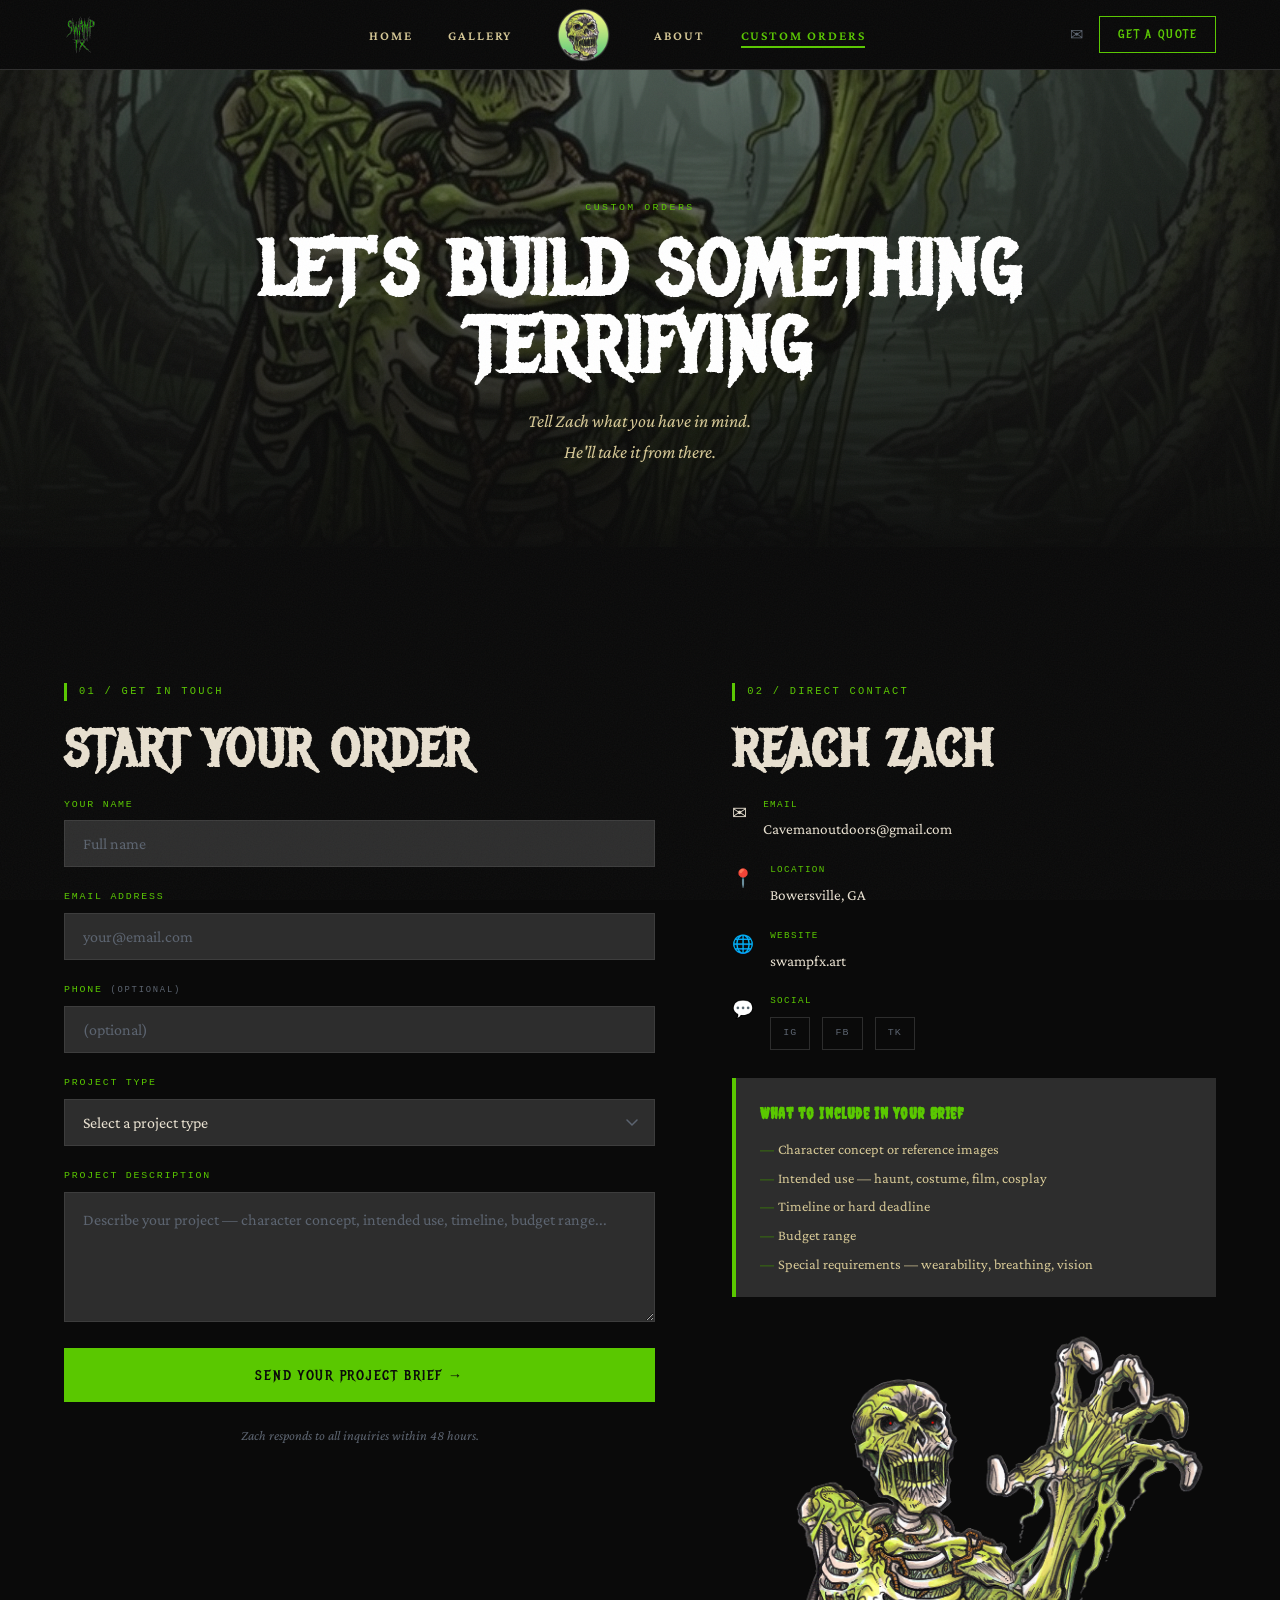
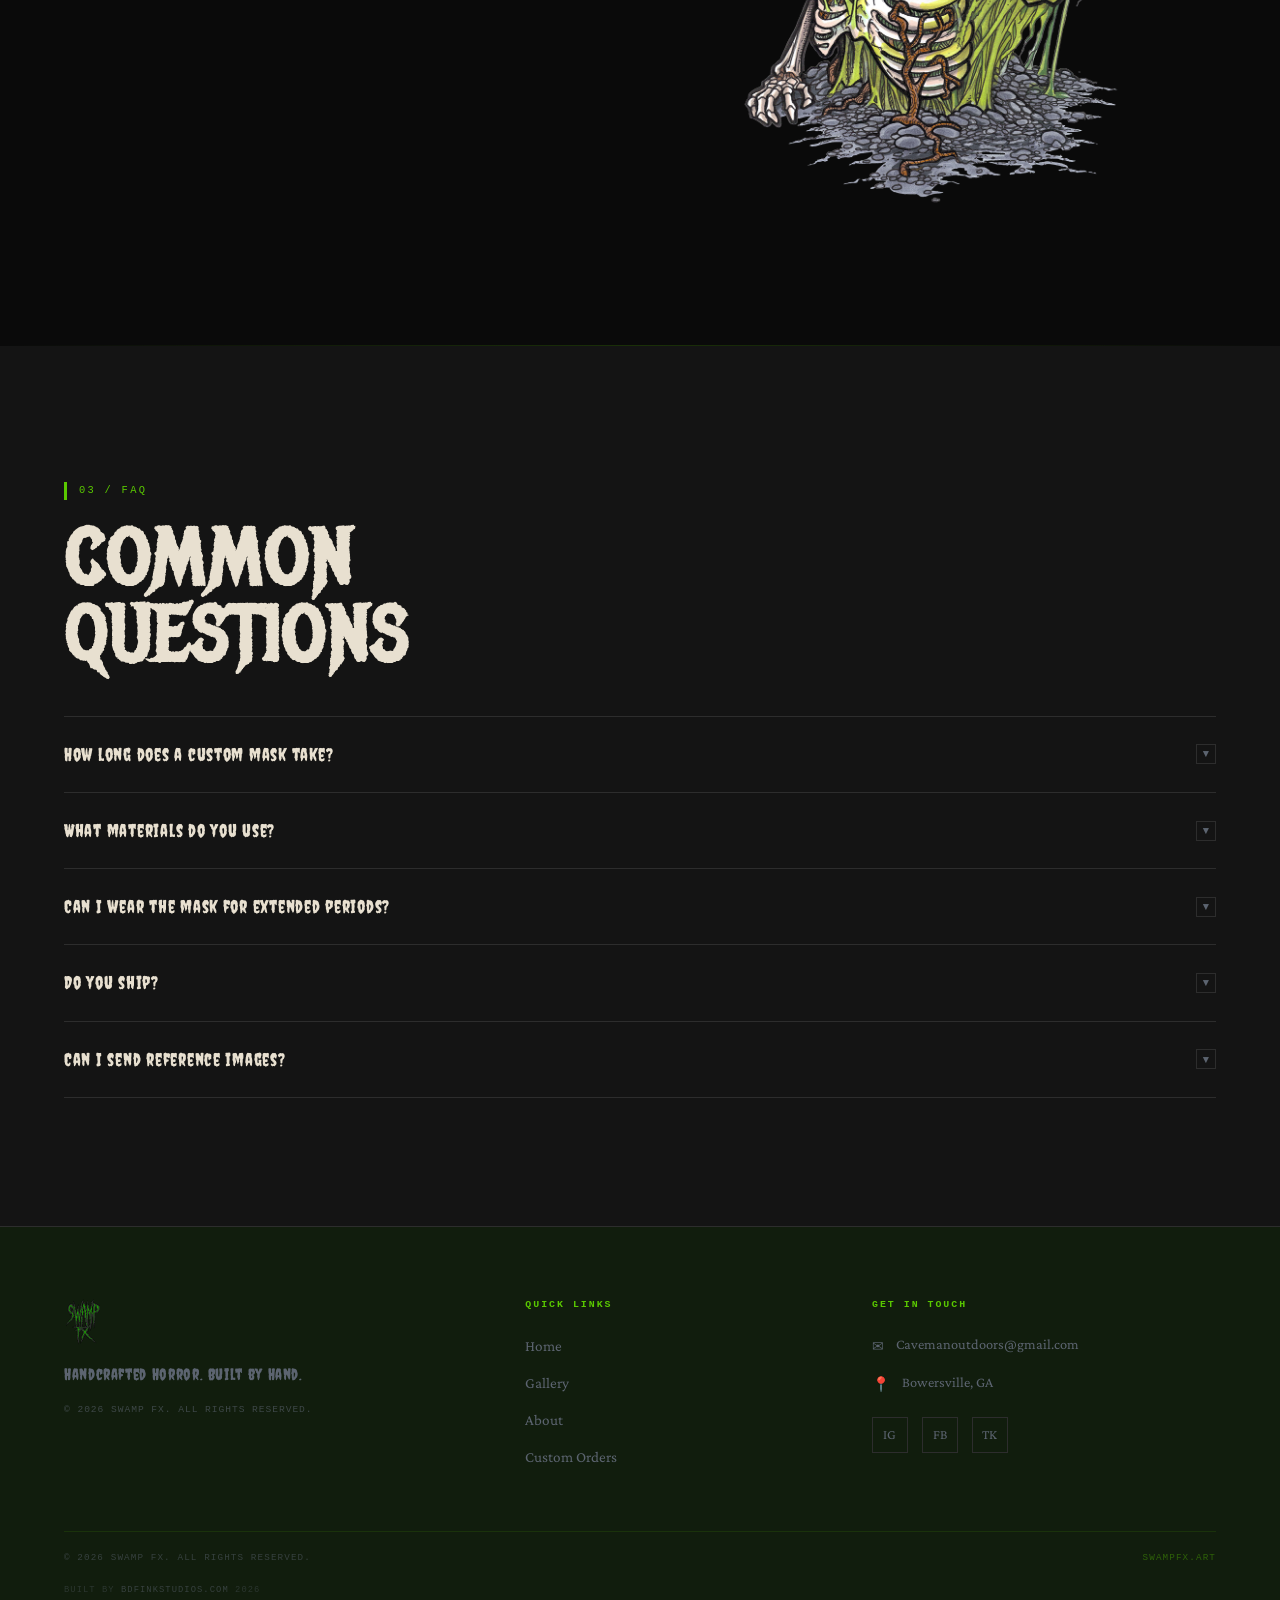
<file: contact.html>
<!DOCTYPE html>
<html lang="en">
<head>
  <meta charset="UTF-8">
  <meta name="viewport" content="width=device-width, initial-scale=1.0">
  <title>Custom Orders — Swamp FX | Start Your Project</title>
  <meta name="description" content="Commission a custom horror mask from Swamp FX. Contact Zach in Bowersville, GA to start your project — silicone, foam latex, prosthetics, haunt builds, and film SFX.">
  <link rel="stylesheet" href="css/swampfx.css">
  <style>
    /* Contact two-column */
    .contact-grid {
      display: grid;
      grid-template-columns: 1.1fr 0.9fr;
      gap: clamp(40px, 6vw, 80px);
      align-items: start;
    }
    @media (max-width: 900px) {
      .contact-grid { grid-template-columns: 1fr; }
    }

    /* Mascot image in right col */
    .contact-mascot {
      margin-top: 28px;
    }
    .contact-mascot img {
      width: 100%;
      border: 1px solid rgba(90,200,0,0.2);
      box-shadow: 0 0 40px var(--slime-glow);
      clip-path: polygon(0 0, 96% 0, 100% 4%, 100% 100%, 4% 100%, 0 96%);
    }

    /* Social links row in contact */
    .contact-socials {
      display: flex;
      gap: 12px;
      margin-top: 8px;
    }
    .contact-social-link {
      display: inline-flex;
      align-items: center;
      gap: 7px;
      font-family: var(--font-mono);
      font-size: 0.62rem;
      letter-spacing: 0.12em;
      text-transform: uppercase;
      color: var(--slate);
      border: 1px solid var(--gunmetal);
      padding: 7px 12px;
      transition: color 0.25s, border-color 0.25s;
    }
    .contact-social-link:hover {
      color: var(--slime);
      border-color: var(--slime);
    }
  </style>
</head>
<body data-page="contact">

  <!-- NAV -->
  <nav class="site-nav">
    <a href="index.html" class="nav-logo">
      <img src="brand assests/Zach_swampfx/swampfx_word_logo_v101.png" alt="Swamp FX">
    </a>
    <ul class="nav-links nav-links--left">
      <li><a href="index.html"   data-nav="home">Home</a></li>
      <li><a href="gallery.html" data-nav="gallery">Gallery</a></li>
    </ul>
    <div class="nav-skull-zone">
      <div class="nav-skull">
        <img src="brand assests/Zach_swampfx/swampfx4_skull_head_circle_v101.png" alt="">
      </div>
    </div>
    <ul class="nav-links nav-links--right">
      <li><a href="about.html"   data-nav="about">About</a></li>
      <li><a href="contact.html" data-nav="contact">Custom Orders</a></li>
    </ul>
    <div class="nav-cta">
      <a href="mailto:Cavemanoutdoors@gmail.com" class="nav-email-icon" title="Email Zach">✉</a>
      <a href="contact.html" class="nav-quote-btn">Get a Quote</a>
    </div>
    <button class="nav-hamburger" aria-label="Menu">
      <span></span><span></span><span></span>
    </button>
  </nav>
  <div class="nav-mobile">
    <ul>
      <li><a href="index.html"   data-nav="home">Home</a></li>
      <li><a href="gallery.html" data-nav="gallery">Gallery</a></li>
      <li><a href="about.html"   data-nav="about">About</a></li>
      <li><a href="contact.html" data-nav="contact">Custom Orders</a></li>
    </ul>
    <a href="contact.html" class="mobile-quote">Get a Quote →</a>
  </div>


  <!-- PAGE HERO -->
  <div class="page-hero page-hero--md">
    <div class="page-hero-bg" style="background-image: url('brand assests/Zach_swampfx/image-2.jpg');"></div>
    <div class="page-hero-content">
      <span class="page-hero-label">Custom Orders</span>
      <h1 class="page-hero-title">LET'S BUILD SOMETHING<br>TERRIFYING</h1>
      <p class="page-hero-sub">Tell Zach what you have in mind.<br>He'll take it from there.</p>
    </div>
  </div>


  <!-- CONTACT SECTION -->
  <section class="section section--black">
    <div class="section-inner">
      <div class="contact-grid">

        <!-- LEFT: Form -->
        <div class="reveal">
          <span class="section-label">01 / Get in Touch</span>
          <h2 class="heading-lg">START YOUR ORDER</h2>

          <form class="contact-form" action="#" method="POST">

            <div class="form-field">
              <label class="form-label" for="name">Your Name</label>
              <input class="form-input" type="text" id="name" name="name" placeholder="Full name" required>
            </div>

            <div class="form-field">
              <label class="form-label" for="email">Email Address</label>
              <input class="form-input" type="email" id="email" name="email" placeholder="your@email.com" required>
            </div>

            <div class="form-field">
              <label class="form-label" for="phone">Phone <span style="color:var(--slate); font-size:0.55rem;">(Optional)</span></label>
              <input class="form-input" type="tel" id="phone" name="phone" placeholder="(optional)">
            </div>

            <div class="form-field">
              <label class="form-label" for="project-type">Project Type</label>
              <select class="form-select" id="project-type" name="project_type" required>
                <option value="" disabled selected style="color:var(--slate)">Select a project type</option>
                <option value="custom-mask">Custom Mask</option>
                <option value="haunt-build">Haunt Build</option>
                <option value="film-prosthetic">Film Prosthetic</option>
                <option value="halloween-costume">Halloween Costume</option>
                <option value="other">Other</option>
              </select>
            </div>

            <div class="form-field">
              <label class="form-label" for="message">Project Description</label>
              <textarea class="form-textarea" id="message" name="message" placeholder="Describe your project — character concept, intended use, timeline, budget range..." required></textarea>
            </div>

            <button type="submit" class="form-submit">Send Your Project Brief →</button>
            <p class="form-note">Zach responds to all inquiries within 48 hours.</p>

          </form>
        </div>

        <!-- RIGHT: Info -->
        <div class="reveal reveal-d3">
          <span class="section-label">02 / Direct Contact</span>
          <h2 class="heading-lg">REACH ZACH</h2>

          <div class="contact-info-block">
            <span class="contact-info-icon">✉</span>
            <div>
              <div class="contact-info-label">Email</div>
              <div class="contact-info-value">
                <a href="mailto:Cavemanoutdoors@gmail.com">Cavemanoutdoors@gmail.com</a>
              </div>
            </div>
          </div>

          <div class="contact-info-block">
            <span class="contact-info-icon">📍</span>
            <div>
              <div class="contact-info-label">Location</div>
              <div class="contact-info-value">Bowersville, GA</div>
            </div>
          </div>

          <div class="contact-info-block">
            <span class="contact-info-icon">🌐</span>
            <div>
              <div class="contact-info-label">Website</div>
              <div class="contact-info-value">swampfx.art</div>
            </div>
          </div>

          <div class="contact-info-block">
            <span class="contact-info-icon">💬</span>
            <div>
              <div class="contact-info-label">Social</div>
              <div class="contact-socials">
                <a href="#" class="contact-social-link">IG</a>
                <a href="#" class="contact-social-link">FB</a>
                <a href="#" class="contact-social-link">TK</a>
              </div>
            </div>
          </div>

          <div class="brief-callout">
            <h4>What to Include in Your Brief</h4>
            <ul>
              <li>Character concept or reference images</li>
              <li>Intended use — haunt, costume, film, cosplay</li>
              <li>Timeline or hard deadline</li>
              <li>Budget range</li>
              <li>Special requirements — wearability, breathing, vision</li>
            </ul>
          </div>

          <div class="contact-mascot">
            <img src="brand assests/Zach_swampfx/swampfx2_alpha_v101.png" alt="Swamp FX mascot" style="border: none; box-shadow: none;">
          </div>
        </div>

      </div>
    </div>
  </section>


  <div class="divider"></div>


  <!-- FAQ -->
  <section class="section section--charcoal">
    <div class="section-inner">
      <div class="reveal">
        <span class="section-label">03 / FAQ</span>
        <h2 class="heading-xl">COMMON<br>QUESTIONS</h2>
      </div>

      <div class="faq-list reveal reveal-d1">

        <div class="faq-item">
          <div class="faq-question">
            <span class="faq-q-text">How long does a custom mask take?</span>
            <span class="faq-chevron">▼</span>
          </div>
          <div class="faq-answer">
            <p>Most custom masks take 4–8 weeks depending on complexity and materials. Highly detailed builds or full-head silicone pieces may run longer. Rush orders may be available — ask Zach when you reach out.</p>
          </div>
        </div>

        <div class="faq-item">
          <div class="faq-question">
            <span class="faq-q-text">What materials do you use?</span>
            <span class="faq-chevron">▼</span>
          </div>
          <div class="faq-answer">
            <p>Swamp FX masks are built with professional-grade foam latex and platinum silicone — the same materials used in Hollywood production. All paints are skin-safe and tested for extended wear.</p>
          </div>
        </div>

        <div class="faq-item">
          <div class="faq-question">
            <span class="faq-q-text">Can I wear the mask for extended periods?</span>
            <span class="faq-chevron">▼</span>
          </div>
          <div class="faq-answer">
            <p>Yes. Comfort and wearability are part of the design process from day one. Zach accounts for breathability, vision range, and fit during the sculpt phase so the finished piece actually works for its intended use.</p>
          </div>
        </div>

        <div class="faq-item">
          <div class="faq-question">
            <span class="faq-q-text">Do you ship?</span>
            <span class="faq-chevron">▼</span>
          </div>
          <div class="faq-answer">
            <p>Yes — Swamp FX ships nationwide within the US. Each mask is packed carefully to protect the finish during transit. International shipping is available on request — reach out for a quote.</p>
          </div>
        </div>

        <div class="faq-item">
          <div class="faq-question">
            <span class="faq-q-text">Can I send reference images?</span>
            <span class="faq-chevron">▼</span>
          </div>
          <div class="faq-answer">
            <p>Absolutely — and the more the better. The more visual reference you can provide, the better Zach can nail the character. Include refs in your project brief or email them directly to <a href="mailto:Cavemanoutdoors@gmail.com" style="color:var(--slime);">Cavemanoutdoors@gmail.com</a>.</p>
          </div>
        </div>

      </div>
    </div>
  </section>


  <!-- FOOTER -->
  <footer class="site-footer">
    <div class="footer-grid">
      <div class="footer-logo">
        <img src="brand assests/Zach_swampfx/swampfx_word_logo_v101.png" alt="Swamp FX">
        <p class="footer-tagline">Handcrafted Horror. Built by Hand.</p>
        <p class="footer-copy">© 2026 Swamp FX. All rights reserved.</p>
      </div>
      <nav class="footer-nav">
        <h4>Quick Links</h4>
        <ul>
          <li><a href="index.html">Home</a></li>
          <li><a href="gallery.html">Gallery</a></li>
          <li><a href="about.html">About</a></li>
          <li><a href="contact.html">Custom Orders</a></li>
        </ul>
      </nav>
      <div class="footer-contact">
        <h4>Get in Touch</h4>
        <div class="footer-contact-item">
          <span class="footer-contact-icon">✉</span>
          <a href="mailto:Cavemanoutdoors@gmail.com">Cavemanoutdoors@gmail.com</a>
        </div>
        <div class="footer-contact-item">
          <span class="footer-contact-icon">📍</span>
          <span>Bowersville, GA</span>
        </div>
        <div class="footer-socials">
          <a href="#" class="footer-social-btn" title="Instagram">IG</a>
          <a href="#" class="footer-social-btn" title="Facebook">FB</a>
          <a href="#" class="footer-social-btn" title="TikTok">TK</a>
        </div>
      </div>
    </div>
    <div class="footer-bottom">
      <span>© 2026 Swamp FX. All rights reserved.</span>
      <span class="footer-bottom-domain">swampfx.art</span>
    </div>
    <div class="footer-built-by">
      Built by <a href="https://bdfinkstudios.com" target="_blank" rel="noopener">BDFinkStudios.com</a> 2026
    </div>
  </footer>

  <script src="js/swampfx.js"></script>
</body>
</html>
</file>
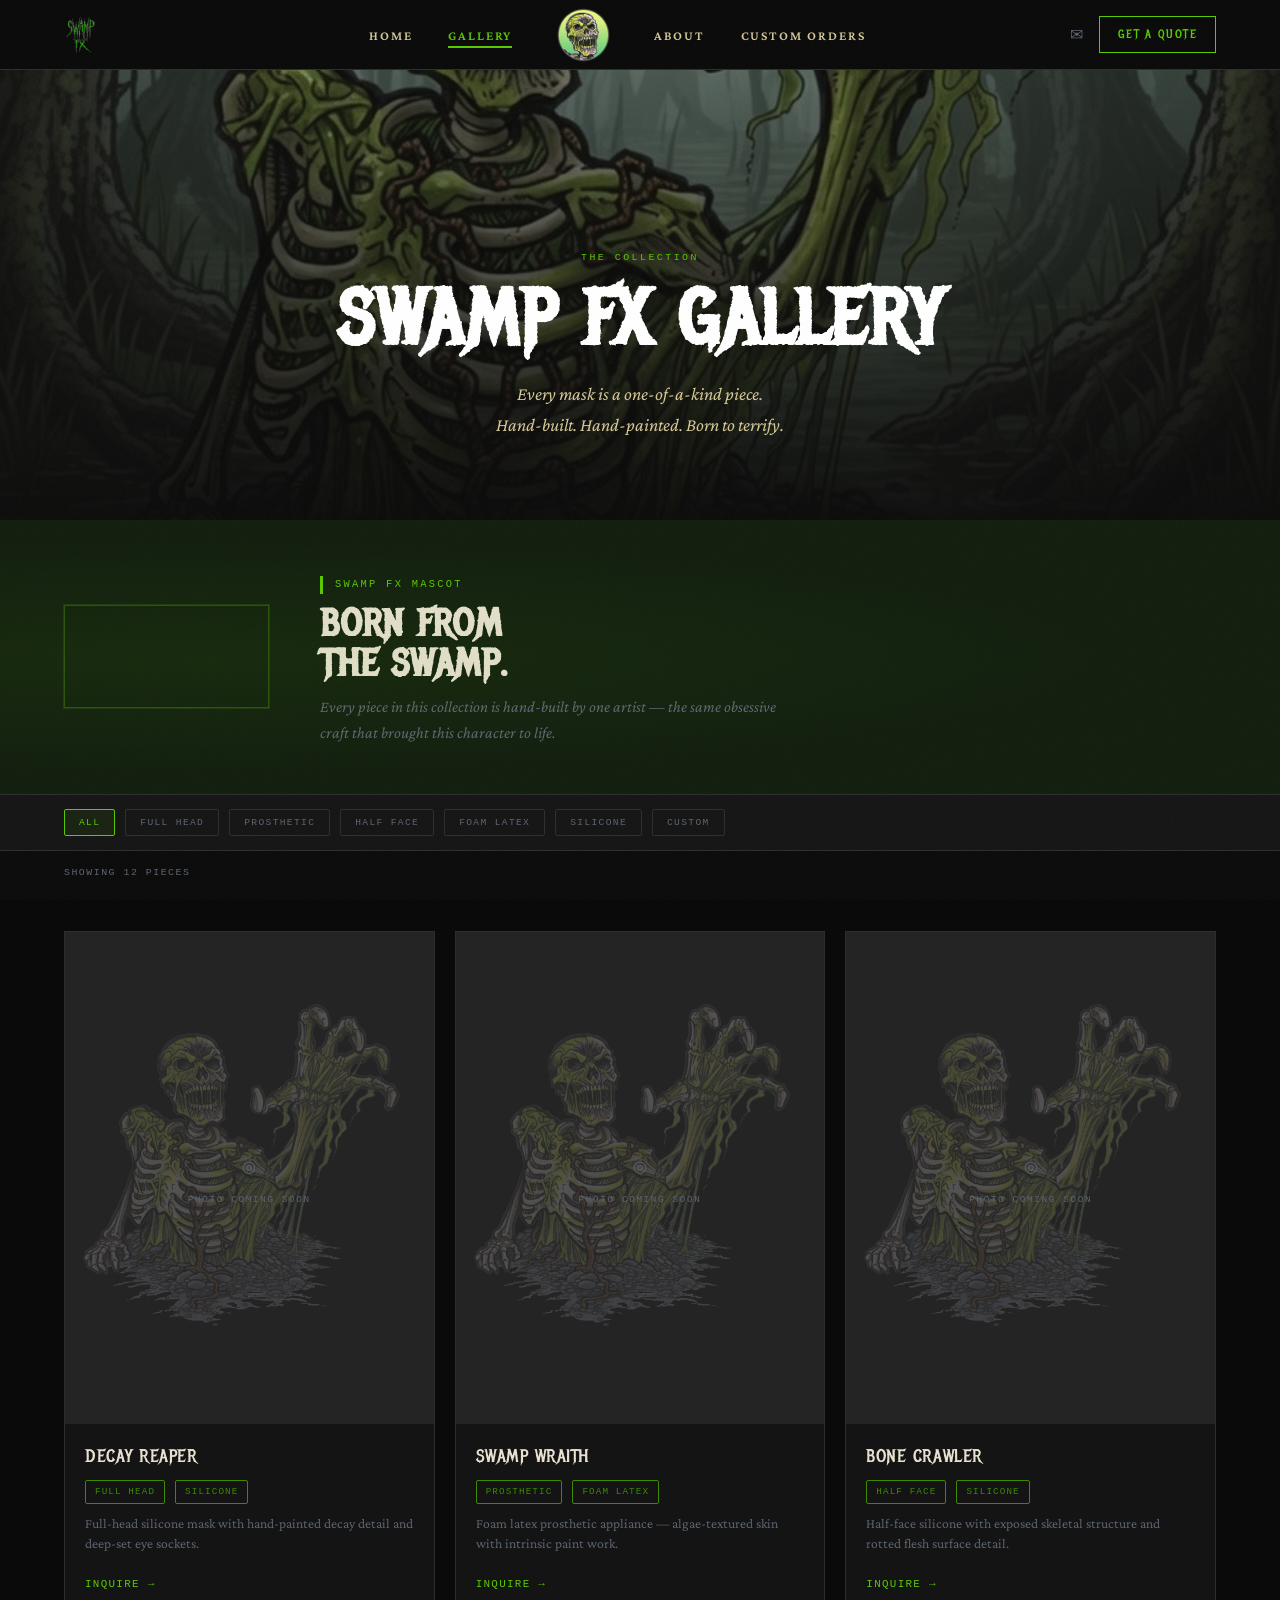
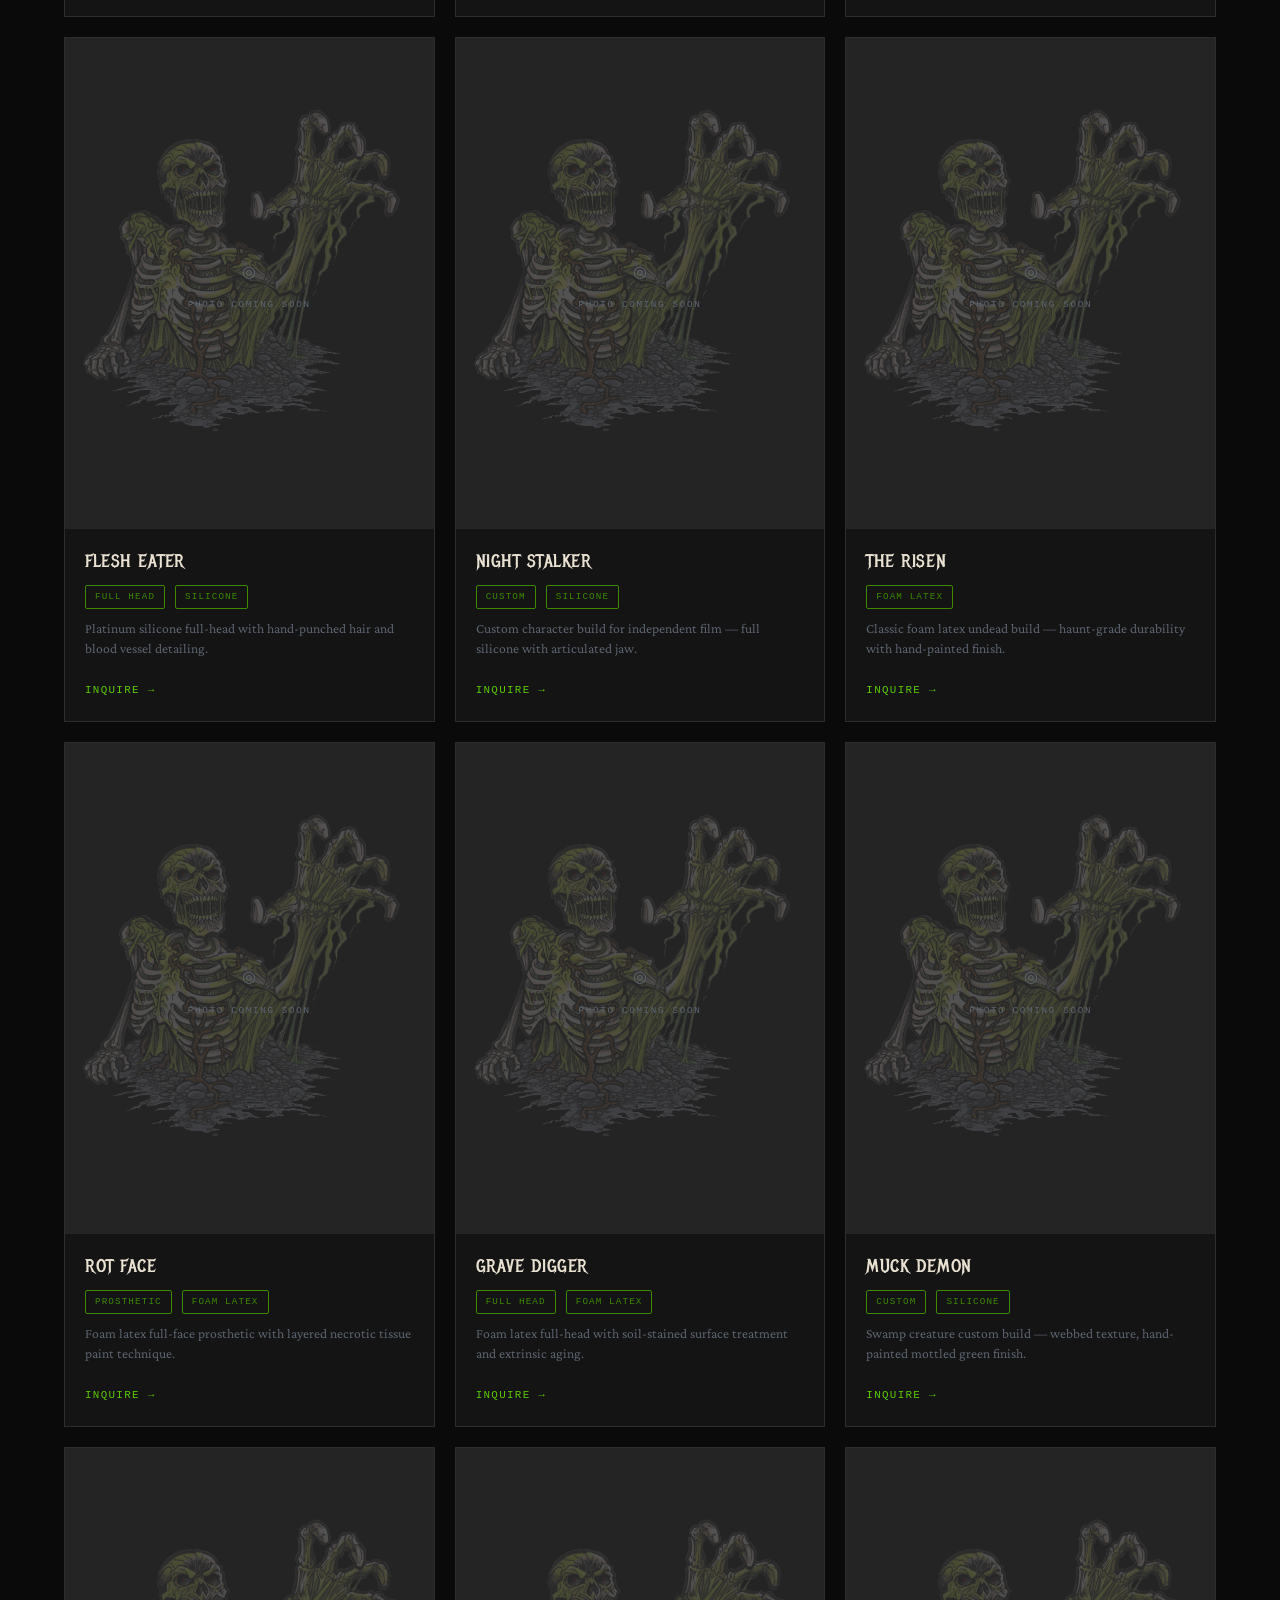
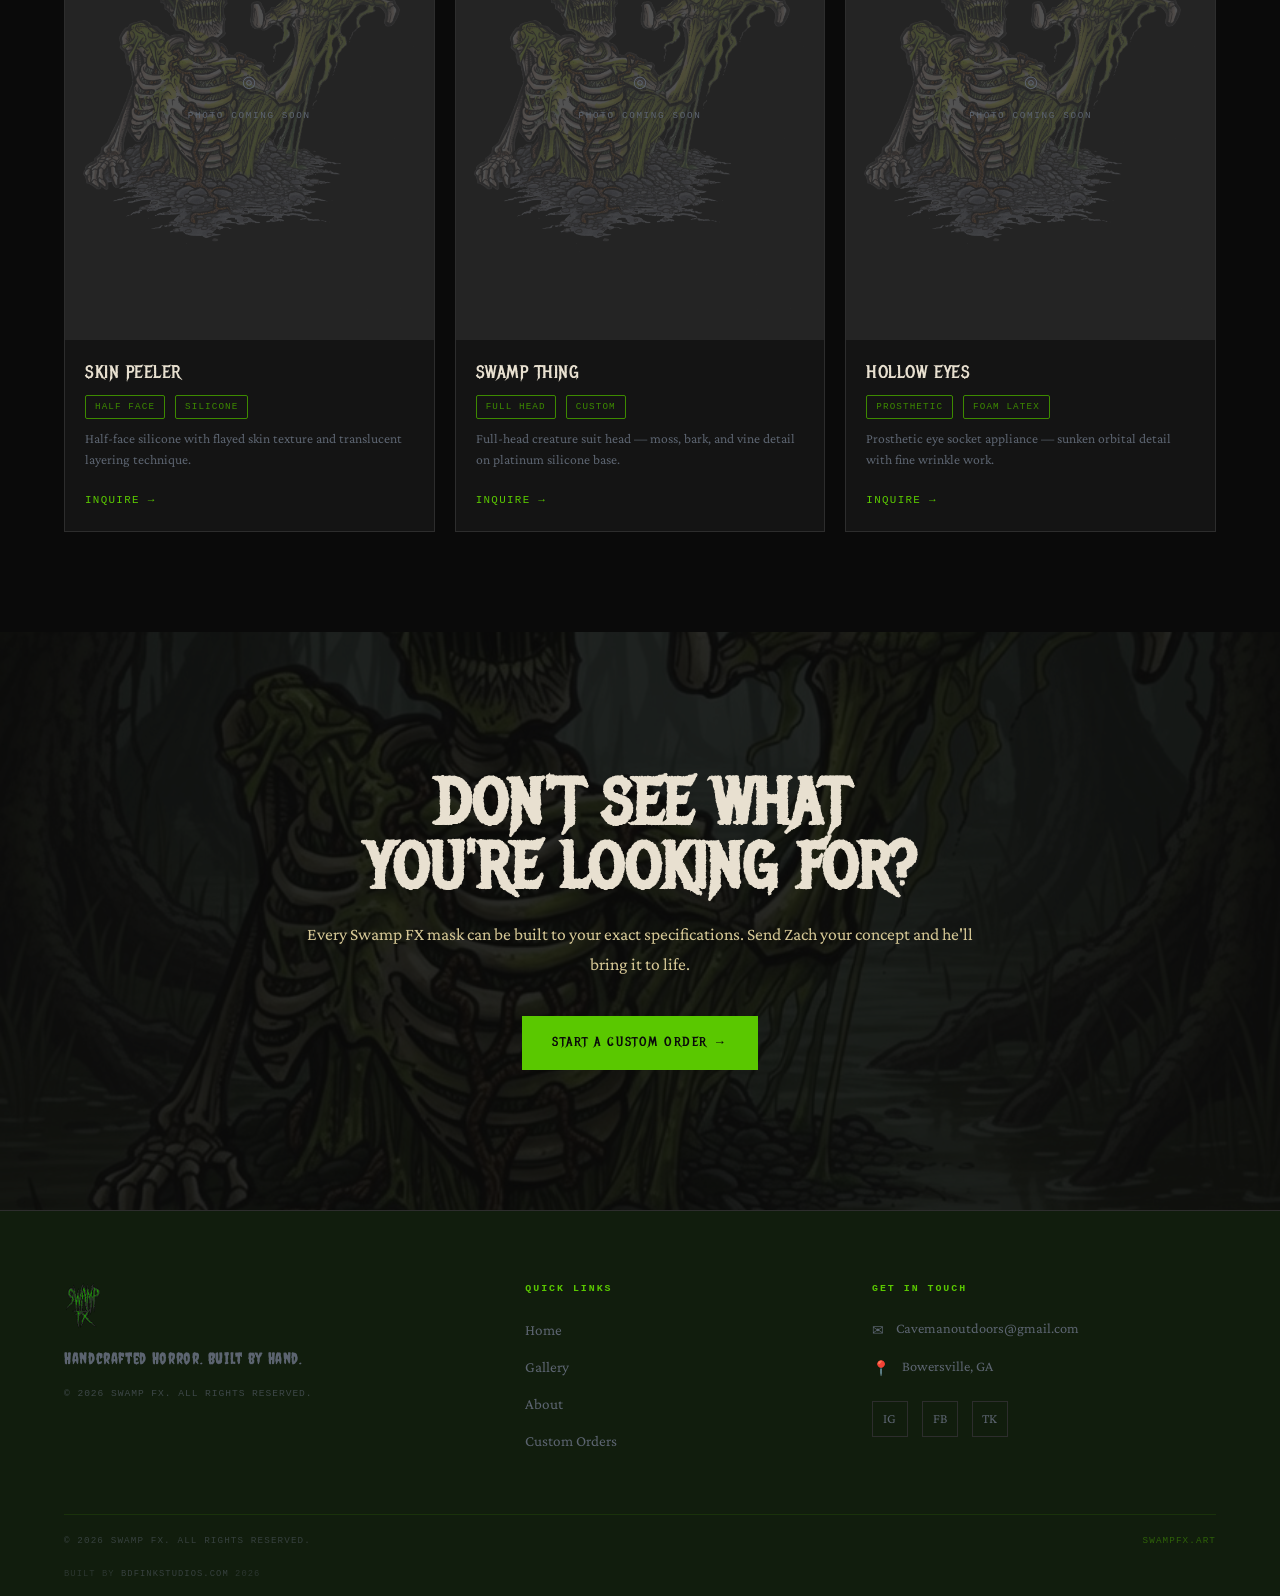
<file: gallery.html>
<!DOCTYPE html>
<html lang="en">
<head>
  <meta charset="UTF-8">
  <meta name="viewport" content="width=device-width, initial-scale=1.0">
  <title>Gallery — Swamp FX | Handcrafted Horror Masks</title>
  <meta name="description" content="Browse the Swamp FX gallery — handcrafted silicone and foam latex horror masks. Custom characters, prosthetics, and haunt-grade builds from Bowersville, GA.">
  <link rel="stylesheet" href="css/swampfx.css">
  <style>
    .gallery-grid {
      display: grid;
      grid-template-columns: repeat(auto-fill, minmax(280px, 1fr));
      gap: 20px;
      padding: 50px var(--pad-x) 100px;
      max-width: calc(var(--content-max) + (var(--pad-x) * 2));
      margin: 0 auto;
    }
    /* Taller image on gallery cards */
    .gallery-grid .mask-card-img { aspect-ratio: 3/4; }

    .gallery-count {
      font-family: var(--font-mono);
      font-size: 0.62rem;
      letter-spacing: 0.15em;
      text-transform: uppercase;
      color: var(--slate);
      padding: 14px var(--pad-x) 0;
      max-width: calc(var(--content-max) + (var(--pad-x) * 2));
      margin: 0 auto;
    }

    /* Mascot video spotlight */
    .mascot-spotlight {
      background: var(--swamp-dark);
      border-bottom: 1px solid var(--gunmetal);
      display: grid;
      grid-template-columns: auto 1fr;
      align-items: center;
      gap: clamp(24px, 4vw, 60px);
      padding: clamp(28px, 4vw, 48px) var(--pad-x);
      overflow: hidden;
      position: relative;
    }
    .mascot-spotlight::before {
      content: '';
      position: absolute;
      inset: 0;
      background: radial-gradient(ellipse at 15% 50%, rgba(90,200,0,0.07) 0%, transparent 60%);
      pointer-events: none;
    }
    .mascot-video-wrap {
      position: relative;
      flex-shrink: 0;
      width: clamp(120px, 16vw, 220px);
    }
    .mascot-video-wrap video {
      width: 100%;
      display: block;
      border: 1px solid rgba(90,200,0,0.3);
      filter: drop-shadow(0 0 24px rgba(90,200,0,0.35));
    }
    .mascot-video-wrap::after {
      content: '';
      position: absolute;
      inset: -1px;
      border: 1px solid rgba(90,200,0,0.15);
      pointer-events: none;
    }
    .mascot-spotlight-text .section-label { margin-bottom: 10px; }
    .mascot-spotlight-text h2 {
      font-family: var(--font-display);
      font-size: clamp(1.4rem, 3vw, 2.5rem);
      color: var(--text-primary);
      line-height: 1.05;
      margin-bottom: 10px;
      letter-spacing: 0.02em;
    }
    .mascot-spotlight-text p {
      font-family: var(--font-body);
      font-style: italic;
      font-size: 1rem;
      color: var(--slate);
      max-width: 480px;
      line-height: 1.6;
    }
    @media (max-width: 600px) {
      .mascot-spotlight { grid-template-columns: 1fr; }
      .mascot-video-wrap { width: clamp(100px, 40vw, 160px); margin: 0 auto; }
      .mascot-spotlight-text { text-align: center; }
      .mascot-spotlight-text p { margin: 0 auto; }
    }
  </style>
</head>
<body data-page="gallery">

  <!-- NAV -->
  <nav class="site-nav">
    <a href="index.html" class="nav-logo">
      <img src="brand assests/Zach_swampfx/swampfx_word_logo_v101.png" alt="Swamp FX">
    </a>
    <ul class="nav-links nav-links--left">
      <li><a href="index.html"   data-nav="home">Home</a></li>
      <li><a href="gallery.html" data-nav="gallery">Gallery</a></li>
    </ul>
    <div class="nav-skull-zone">
      <div class="nav-skull">
        <img src="brand assests/Zach_swampfx/swampfx4_skull_head_circle_v101.png" alt="">
      </div>
    </div>
    <ul class="nav-links nav-links--right">
      <li><a href="about.html"   data-nav="about">About</a></li>
      <li><a href="contact.html" data-nav="contact">Custom Orders</a></li>
    </ul>
    <div class="nav-cta">
      <a href="mailto:Cavemanoutdoors@gmail.com" class="nav-email-icon" title="Email Zach">✉</a>
      <a href="contact.html" class="nav-quote-btn">Get a Quote</a>
    </div>
    <button class="nav-hamburger" aria-label="Menu">
      <span></span><span></span><span></span>
    </button>
  </nav>
  <div class="nav-mobile">
    <ul>
      <li><a href="index.html"   data-nav="home">Home</a></li>
      <li><a href="gallery.html" data-nav="gallery">Gallery</a></li>
      <li><a href="about.html"   data-nav="about">About</a></li>
      <li><a href="contact.html" data-nav="contact">Custom Orders</a></li>
    </ul>
    <a href="contact.html" class="mobile-quote">Get a Quote →</a>
  </div>


  <!-- PAGE HERO -->
  <div class="page-hero page-hero--md">
    <div class="page-hero-bg" style="background-image: url('brand assests/Zach_swampfx/image-3.jpg');"></div>
    <div class="page-hero-content">
      <span class="page-hero-label">The Collection</span>
      <h1 class="page-hero-title">SWAMP FX GALLERY</h1>
      <p class="page-hero-sub">Every mask is a one-of-a-kind piece.<br>Hand-built. Hand-painted. Born to terrify.</p>
    </div>
  </div>


  <!-- MASCOT SPOTLIGHT -->
  <div class="mascot-spotlight">
    <div class="mascot-video-wrap">
      <video autoplay muted loop playsinline
        src="brand assests/Zach_swampfx/grok_video_2026-01-12-18-07-46.mp4">
      </video>
    </div>
    <div class="mascot-spotlight-text">
      <span class="section-label">Swamp FX Mascot</span>
      <h2>BORN FROM<br>THE SWAMP.</h2>
      <p>Every piece in this collection is hand-built by one artist — the same obsessive craft that brought this character to life.</p>
    </div>
  </div>

  <!-- FILTER BAR -->
  <div class="filter-bar">
    <button class="filter-btn active">All</button>
    <button class="filter-btn">Full Head</button>
    <button class="filter-btn">Prosthetic</button>
    <button class="filter-btn">Half Face</button>
    <button class="filter-btn">Foam Latex</button>
    <button class="filter-btn">Silicone</button>
    <button class="filter-btn">Custom</button>
  </div>

  <p class="gallery-count">Showing 12 pieces</p>

  <!-- MASK GRID -->
  <div class="gallery-grid">

    <div class="mask-card reveal">
      <div class="mask-card-img">
        <img src="brand assests/Zach_swampfx/swampfx2.jpg" alt="">
        <div class="mask-card-placeholder">
          <div class="mask-card-placeholder-icon">◎</div>
          <span>Photo Coming Soon</span>
        </div>
      </div>
      <div class="mask-card-body">
        <div class="mask-card-name">DECAY REAPER</div>
        <div class="mask-card-meta"><span class="tag-pill">Full Head</span><span class="tag-pill">Silicone</span></div>
        <p class="mask-card-desc">Full-head silicone mask with hand-painted decay detail and deep-set eye sockets.</p>
        <a href="contact.html" class="mask-card-link">Inquire →</a>
      </div>
    </div>

    <div class="mask-card reveal reveal-d1">
      <div class="mask-card-img">
        <img src="brand assests/Zach_swampfx/swampfx2.jpg" alt="">
        <div class="mask-card-placeholder">
          <div class="mask-card-placeholder-icon">◎</div>
          <span>Photo Coming Soon</span>
        </div>
      </div>
      <div class="mask-card-body">
        <div class="mask-card-name">SWAMP WRAITH</div>
        <div class="mask-card-meta"><span class="tag-pill">Prosthetic</span><span class="tag-pill">Foam Latex</span></div>
        <p class="mask-card-desc">Foam latex prosthetic appliance — algae-textured skin with intrinsic paint work.</p>
        <a href="contact.html" class="mask-card-link">Inquire →</a>
      </div>
    </div>

    <div class="mask-card reveal reveal-d2">
      <div class="mask-card-img">
        <img src="brand assests/Zach_swampfx/swampfx2.jpg" alt="">
        <div class="mask-card-placeholder">
          <div class="mask-card-placeholder-icon">◎</div>
          <span>Photo Coming Soon</span>
        </div>
      </div>
      <div class="mask-card-body">
        <div class="mask-card-name">BONE CRAWLER</div>
        <div class="mask-card-meta"><span class="tag-pill">Half Face</span><span class="tag-pill">Silicone</span></div>
        <p class="mask-card-desc">Half-face silicone with exposed skeletal structure and rotted flesh surface detail.</p>
        <a href="contact.html" class="mask-card-link">Inquire →</a>
      </div>
    </div>

    <div class="mask-card reveal">
      <div class="mask-card-img">
        <img src="brand assests/Zach_swampfx/swampfx2.jpg" alt="">
        <div class="mask-card-placeholder">
          <div class="mask-card-placeholder-icon">◎</div>
          <span>Photo Coming Soon</span>
        </div>
      </div>
      <div class="mask-card-body">
        <div class="mask-card-name">FLESH EATER</div>
        <div class="mask-card-meta"><span class="tag-pill">Full Head</span><span class="tag-pill">Silicone</span></div>
        <p class="mask-card-desc">Platinum silicone full-head with hand-punched hair and blood vessel detailing.</p>
        <a href="contact.html" class="mask-card-link">Inquire →</a>
      </div>
    </div>

    <div class="mask-card reveal reveal-d1">
      <div class="mask-card-img">
        <img src="brand assests/Zach_swampfx/swampfx2.jpg" alt="">
        <div class="mask-card-placeholder">
          <div class="mask-card-placeholder-icon">◎</div>
          <span>Photo Coming Soon</span>
        </div>
      </div>
      <div class="mask-card-body">
        <div class="mask-card-name">NIGHT STALKER</div>
        <div class="mask-card-meta"><span class="tag-pill">Custom</span><span class="tag-pill">Silicone</span></div>
        <p class="mask-card-desc">Custom character build for independent film — full silicone with articulated jaw.</p>
        <a href="contact.html" class="mask-card-link">Inquire →</a>
      </div>
    </div>

    <div class="mask-card reveal reveal-d2">
      <div class="mask-card-img">
        <img src="brand assests/Zach_swampfx/swampfx2.jpg" alt="">
        <div class="mask-card-placeholder">
          <div class="mask-card-placeholder-icon">◎</div>
          <span>Photo Coming Soon</span>
        </div>
      </div>
      <div class="mask-card-body">
        <div class="mask-card-name">THE RISEN</div>
        <div class="mask-card-meta"><span class="tag-pill">Foam Latex</span></div>
        <p class="mask-card-desc">Classic foam latex undead build — haunt-grade durability with hand-painted finish.</p>
        <a href="contact.html" class="mask-card-link">Inquire →</a>
      </div>
    </div>

    <div class="mask-card reveal">
      <div class="mask-card-img">
        <img src="brand assests/Zach_swampfx/swampfx2.jpg" alt="">
        <div class="mask-card-placeholder">
          <div class="mask-card-placeholder-icon">◎</div>
          <span>Photo Coming Soon</span>
        </div>
      </div>
      <div class="mask-card-body">
        <div class="mask-card-name">ROT FACE</div>
        <div class="mask-card-meta"><span class="tag-pill">Prosthetic</span><span class="tag-pill">Foam Latex</span></div>
        <p class="mask-card-desc">Foam latex full-face prosthetic with layered necrotic tissue paint technique.</p>
        <a href="contact.html" class="mask-card-link">Inquire →</a>
      </div>
    </div>

    <div class="mask-card reveal reveal-d1">
      <div class="mask-card-img">
        <img src="brand assests/Zach_swampfx/swampfx2.jpg" alt="">
        <div class="mask-card-placeholder">
          <div class="mask-card-placeholder-icon">◎</div>
          <span>Photo Coming Soon</span>
        </div>
      </div>
      <div class="mask-card-body">
        <div class="mask-card-name">GRAVE DIGGER</div>
        <div class="mask-card-meta"><span class="tag-pill">Full Head</span><span class="tag-pill">Foam Latex</span></div>
        <p class="mask-card-desc">Foam latex full-head with soil-stained surface treatment and extrinsic aging.</p>
        <a href="contact.html" class="mask-card-link">Inquire →</a>
      </div>
    </div>

    <div class="mask-card reveal reveal-d2">
      <div class="mask-card-img">
        <img src="brand assests/Zach_swampfx/swampfx2.jpg" alt="">
        <div class="mask-card-placeholder">
          <div class="mask-card-placeholder-icon">◎</div>
          <span>Photo Coming Soon</span>
        </div>
      </div>
      <div class="mask-card-body">
        <div class="mask-card-name">MUCK DEMON</div>
        <div class="mask-card-meta"><span class="tag-pill">Custom</span><span class="tag-pill">Silicone</span></div>
        <p class="mask-card-desc">Swamp creature custom build — webbed texture, hand-painted mottled green finish.</p>
        <a href="contact.html" class="mask-card-link">Inquire →</a>
      </div>
    </div>

    <div class="mask-card reveal">
      <div class="mask-card-img">
        <img src="brand assests/Zach_swampfx/swampfx2.jpg" alt="">
        <div class="mask-card-placeholder">
          <div class="mask-card-placeholder-icon">◎</div>
          <span>Photo Coming Soon</span>
        </div>
      </div>
      <div class="mask-card-body">
        <div class="mask-card-name">SKIN PEELER</div>
        <div class="mask-card-meta"><span class="tag-pill">Half Face</span><span class="tag-pill">Silicone</span></div>
        <p class="mask-card-desc">Half-face silicone with flayed skin texture and translucent layering technique.</p>
        <a href="contact.html" class="mask-card-link">Inquire →</a>
      </div>
    </div>

    <div class="mask-card reveal reveal-d1">
      <div class="mask-card-img">
        <img src="brand assests/Zach_swampfx/swampfx2.jpg" alt="">
        <div class="mask-card-placeholder">
          <div class="mask-card-placeholder-icon">◎</div>
          <span>Photo Coming Soon</span>
        </div>
      </div>
      <div class="mask-card-body">
        <div class="mask-card-name">SWAMP THING</div>
        <div class="mask-card-meta"><span class="tag-pill">Full Head</span><span class="tag-pill">Custom</span></div>
        <p class="mask-card-desc">Full-head creature suit head — moss, bark, and vine detail on platinum silicone base.</p>
        <a href="contact.html" class="mask-card-link">Inquire →</a>
      </div>
    </div>

    <div class="mask-card reveal reveal-d2">
      <div class="mask-card-img">
        <img src="brand assests/Zach_swampfx/swampfx2.jpg" alt="">
        <div class="mask-card-placeholder">
          <div class="mask-card-placeholder-icon">◎</div>
          <span>Photo Coming Soon</span>
        </div>
      </div>
      <div class="mask-card-body">
        <div class="mask-card-name">HOLLOW EYES</div>
        <div class="mask-card-meta"><span class="tag-pill">Prosthetic</span><span class="tag-pill">Foam Latex</span></div>
        <p class="mask-card-desc">Prosthetic eye socket appliance — sunken orbital detail with fine wrinkle work.</p>
        <a href="contact.html" class="mask-card-link">Inquire →</a>
      </div>
    </div>

  </div>


  <!-- CTA BANNER -->
  <div class="cta-banner">
    <div class="cta-banner-bg" style="background-image: url('brand assests/Zach_swampfx/image-2.jpg');"></div>
    <div class="cta-banner-content reveal">
      <h2>DON'T SEE WHAT<br>YOU'RE LOOKING FOR?</h2>
      <p>Every Swamp FX mask can be built to your exact specifications. Send Zach your concept and he'll bring it to life.</p>
      <a href="contact.html" class="btn btn-primary">Start a Custom Order →</a>
    </div>
  </div>


  <!-- FOOTER -->
  <footer class="site-footer">
    <div class="footer-grid">
      <div class="footer-logo">
        <img src="brand assests/Zach_swampfx/swampfx_word_logo_v101.png" alt="Swamp FX">
        <p class="footer-tagline">Handcrafted Horror. Built by Hand.</p>
        <p class="footer-copy">© 2026 Swamp FX. All rights reserved.</p>
      </div>
      <nav class="footer-nav">
        <h4>Quick Links</h4>
        <ul>
          <li><a href="index.html">Home</a></li>
          <li><a href="gallery.html">Gallery</a></li>
          <li><a href="about.html">About</a></li>
          <li><a href="contact.html">Custom Orders</a></li>
        </ul>
      </nav>
      <div class="footer-contact">
        <h4>Get in Touch</h4>
        <div class="footer-contact-item">
          <span class="footer-contact-icon">✉</span>
          <a href="mailto:Cavemanoutdoors@gmail.com">Cavemanoutdoors@gmail.com</a>
        </div>
        <div class="footer-contact-item">
          <span class="footer-contact-icon">📍</span>
          <span>Bowersville, GA</span>
        </div>
        <div class="footer-socials">
          <a href="#" class="footer-social-btn" title="Instagram">IG</a>
          <a href="#" class="footer-social-btn" title="Facebook">FB</a>
          <a href="#" class="footer-social-btn" title="TikTok">TK</a>
        </div>
      </div>
    </div>
    <div class="footer-bottom">
      <span>© 2026 Swamp FX. All rights reserved.</span>
      <span class="footer-bottom-domain">swampfx.art</span>
    </div>
    <div class="footer-built-by">
      Built by <a href="https://bdfinkstudios.com" target="_blank" rel="noopener">BDFinkStudios.com</a> 2026
    </div>
  </footer>

  <script src="js/swampfx.js"></script>
</body>
</html>
</file>
<file: css/swampfx.css>
/* ================================================================
   SWAMP FX — Shared Stylesheet
   swampfx.art | Bowersville, GA
================================================================ */

@import url('https://fonts.googleapis.com/css2?family=Crimson+Pro:ital,wght@0,400;0,600;1,400&family=Metal+Mania&family=Creepster&display=swap');

/* ----------------------------------------------------------------
   CUSTOM PROPERTIES
---------------------------------------------------------------- */
:root {
  --slime:        #5AC800;
  --slime-dim:    #3D8A00;
  --slime-glow:   rgba(90, 200, 0, 0.18);
  --slime-glow2:  rgba(90, 200, 0, 0.08);
  --black:        #0A0A0A;
  --charcoal:     #141414;
  --gunmetal:     #2D2D2D;
  --bone:         #D6C896;
  --rust:         #7A3F10;
  --swamp-green:  #1E3018;
  --swamp-dark:   #111D0D;
  --slate:        #5C6470;
  --blood:        #AA0000;
  --text-primary: #E8E0D0;

  --font-display: 'Metal Mania', 'Papyrus', fantasy;
  --font-spider:  'Creepster', 'Papyrus', fantasy;
  --font-body:    'Crimson Pro', Georgia, serif;
  --font-mono:    'Courier New', Courier, monospace;

  --nav-h:        70px;
  --content-max:  1200px;
  --pad-x:        clamp(20px, 5vw, 80px);
  --section-py:   clamp(70px, 10vw, 130px);
}

/* ----------------------------------------------------------------
   RESET & BASE
---------------------------------------------------------------- */
*, *::before, *::after { box-sizing: border-box; margin: 0; padding: 0; }

html {
  scroll-behavior: smooth;
  scrollbar-color: var(--slime) var(--gunmetal);
  scrollbar-width: thin;
}

::-webkit-scrollbar { width: 5px; }
::-webkit-scrollbar-track { background: var(--gunmetal); }
::-webkit-scrollbar-thumb { background: var(--slime); border-radius: 3px; }

body {
  background-color: var(--black);
  color: var(--text-primary);
  font-family: var(--font-body);
  font-size: 1rem;
  line-height: 1.7;
  overflow-x: hidden;
}

/* Grain texture overlay */
body::before {
  content: '';
  position: fixed;
  inset: 0;
  background-image: url("data:image/svg+xml,%3Csvg xmlns='http://www.w3.org/2000/svg' width='300' height='300'%3E%3Cfilter id='n'%3E%3CfeTurbulence type='fractalNoise' baseFrequency='0.75' numOctaves='4' stitchTiles='stitch'/%3E%3C/filter%3E%3Crect width='300' height='300' filter='url(%23n)'/%3E%3C/svg%3E");
  opacity: 0.04;
  pointer-events: none;
  z-index: 9999;
}

img { display: block; max-width: 100%; }
a  { color: var(--slime); text-decoration: none; }
button { cursor: pointer; border: none; background: none; }

/* ----------------------------------------------------------------
   SCROLL REVEAL
---------------------------------------------------------------- */
.reveal {
  opacity: 0;
  transform: translateY(28px);
  transition: opacity 0.75s ease, transform 0.75s ease;
}
.reveal.visible { opacity: 1; transform: translateY(0); }
.reveal-d1 { transition-delay: 0.1s; }
.reveal-d2 { transition-delay: 0.2s; }
.reveal-d3 { transition-delay: 0.3s; }
.reveal-d4 { transition-delay: 0.4s; }
.reveal-d5 { transition-delay: 0.5s; }

/* ----------------------------------------------------------------
   TYPOGRAPHY UTILITIES
---------------------------------------------------------------- */
.section-label {
  display: inline-flex;
  align-items: center;
  gap: 10px;
  font-family: var(--font-mono);
  font-size: 0.65rem;
  letter-spacing: 0.22em;
  text-transform: uppercase;
  color: var(--slime);
  border-left: 3px solid var(--slime);
  padding-left: 12px;
  margin-bottom: 22px;
}

.heading-xl {
  font-family: var(--font-display);
  font-size: clamp(2.8rem, 6vw, 5.5rem);
  line-height: 1.0;
  color: var(--text-primary);
  letter-spacing: 0.02em;
  margin-bottom: 24px;
}

.heading-lg {
  font-family: var(--font-display);
  font-size: clamp(2rem, 4vw, 3.8rem);
  line-height: 1.05;
  color: var(--text-primary);
  letter-spacing: 0.02em;
  margin-bottom: 20px;
}

.heading-sub {
  font-family: var(--font-spider);
  font-size: clamp(1.3rem, 2.5vw, 2rem);
  color: var(--slime);
  margin-bottom: 18px;
  letter-spacing: 0.06em;
}

.body-text {
  font-family: var(--font-body);
  font-size: 1.05rem;
  line-height: 1.8;
  color: var(--text-primary);
}

.body-text p + p { margin-top: 16px; }

.tag-pill {
  display: inline-block;
  font-family: var(--font-mono);
  font-size: 0.58rem;
  letter-spacing: 0.12em;
  text-transform: uppercase;
  color: var(--slime-dim);
  border: 1px solid var(--slime-dim);
  padding: 3px 9px;
  border-radius: 2px;
}

/* ----------------------------------------------------------------
   LAYOUT UTILITIES
---------------------------------------------------------------- */
.container {
  max-width: var(--content-max);
  margin: 0 auto;
  padding: 0 var(--pad-x);
}

.section {
  padding: var(--section-py) var(--pad-x);
}

.section--black    { background: var(--black); }
.section--charcoal { background: var(--charcoal); }
.section--swamp    { background: var(--swamp-dark); }

.section-inner {
  max-width: var(--content-max);
  margin: 0 auto;
}

.divider {
  height: 1px;
  background: linear-gradient(to right, transparent, rgba(90,200,0,0.2), transparent);
}

/* Two-column split */
.split {
  display: grid;
  grid-template-columns: 1fr 1fr;
  gap: clamp(40px, 6vw, 80px);
  align-items: center;
}

@media (max-width: 768px) {
  .split { grid-template-columns: 1fr; }
  .split-img-first { order: -1; }
}

/* ----------------------------------------------------------------
   BUTTONS
---------------------------------------------------------------- */
.btn {
  display: inline-block;
  font-family: var(--font-display);
  font-size: 0.8rem;
  letter-spacing: 0.12em;
  text-transform: uppercase;
  padding: 14px 28px;
  transition: all 0.3s ease;
  cursor: pointer;
  text-decoration: none;
  white-space: nowrap;
}

.btn-primary {
  background: var(--slime);
  color: var(--black);
  border: 2px solid var(--slime);
}
.btn-primary:hover {
  background: #6ee000;
  border-color: #6ee000;
  box-shadow: 0 0 28px rgba(90,200,0,0.45);
  color: var(--black);
  transform: translateY(-2px);
}

.btn-outline {
  background: transparent;
  color: var(--slime);
  border: 1.5px solid var(--slime);
}
.btn-outline:hover {
  background: var(--slime);
  color: var(--black);
  box-shadow: 0 0 28px rgba(90,200,0,0.35);
  transform: translateY(-2px);
}

.btn-group {
  display: flex;
  gap: 16px;
  flex-wrap: wrap;
}

/* ----------------------------------------------------------------
   IMAGES — styled frames
---------------------------------------------------------------- */
.img-frame {
  position: relative;
}
.img-frame img {
  width: 100%;
  clip-path: polygon(0 0, 95% 0, 100% 5%, 100% 100%, 5% 100%, 0 95%);
  border: 1px solid rgba(90,200,0,0.3);
  box-shadow: 0 0 40px var(--slime-glow);
  transition: box-shadow 0.4s ease;
}
.img-frame:hover img {
  box-shadow: 0 0 60px rgba(90,200,0,0.3);
}
.img-frame-corner {
  position: absolute;
  width: 18px;
  height: 18px;
  border-color: var(--slime);
  border-style: solid;
  opacity: 0.7;
}
.img-frame-corner--tl { top: -6px; left: -6px; border-width: 2px 0 0 2px; }
.img-frame-corner--br { bottom: -6px; right: -6px; border-width: 0 2px 2px 0; }

/* ----------------------------------------------------------------
   MASK CARDS (product placeholders)
---------------------------------------------------------------- */
.mask-card {
  background: var(--charcoal);
  border: 1px solid var(--gunmetal);
  overflow: hidden;
  transition: border-color 0.3s, box-shadow 0.3s, transform 0.3s;
  cursor: pointer;
}
.mask-card:hover {
  border-color: var(--slime);
  box-shadow: 0 0 28px var(--slime-glow);
  transform: translateY(-6px);
}

.mask-card-img {
  position: relative;
  aspect-ratio: 4/3;
  background: var(--gunmetal);
  overflow: hidden;
}
.mask-card-img img {
  width: 100%;
  height: 100%;
  object-fit: cover;
  opacity: 0.18;
  transition: opacity 0.4s;
}
.mask-card:hover .mask-card-img img { opacity: 0.28; }

.mask-card-placeholder {
  position: absolute;
  inset: 0;
  display: flex;
  flex-direction: column;
  align-items: center;
  justify-content: center;
  gap: 8px;
}
.mask-card-placeholder span {
  font-family: var(--font-mono);
  font-size: 0.58rem;
  letter-spacing: 0.18em;
  text-transform: uppercase;
  color: var(--slate);
}
.mask-card-placeholder-icon {
  width: 36px;
  height: 36px;
  border: 1px solid var(--gunmetal);
  border-radius: 50%;
  display: flex;
  align-items: center;
  justify-content: center;
  color: var(--slate);
  font-size: 1rem;
}

.mask-card-body {
  padding: 18px 20px 20px;
}
.mask-card-name {
  font-family: var(--font-display);
  font-size: 1.1rem;
  color: var(--text-primary);
  margin-bottom: 8px;
  letter-spacing: 0.03em;
}
.mask-card-meta {
  display: flex;
  align-items: center;
  gap: 10px;
  margin-bottom: 10px;
  flex-wrap: wrap;
}
.mask-card-desc {
  font-family: var(--font-body);
  font-size: 0.85rem;
  color: var(--slate);
  line-height: 1.5;
  margin-bottom: 14px;
}
.mask-card-link {
  font-family: var(--font-mono);
  font-size: 0.68rem;
  letter-spacing: 0.12em;
  text-transform: uppercase;
  color: var(--slime);
  display: inline-flex;
  align-items: center;
  gap: 6px;
  transition: gap 0.2s, opacity 0.2s;
}
.mask-card-link:hover { gap: 10px; }

/* ----------------------------------------------------------------
   CTA BANNER (full-width atmospheric)
---------------------------------------------------------------- */
.cta-banner {
  position: relative;
  padding: clamp(80px, 12vw, 140px) var(--pad-x);
  text-align: center;
  overflow: hidden;
}
.cta-banner-bg {
  position: absolute;
  inset: 0;
  background-size: cover;
  background-position: center;
  z-index: 0;
}
.cta-banner-bg::after {
  content: '';
  position: absolute;
  inset: 0;
  background: rgba(10,10,10,0.84);
}
.cta-banner-content {
  position: relative;
  z-index: 1;
  max-width: 700px;
  margin: 0 auto;
}
.cta-banner-content h2 {
  font-family: var(--font-display);
  font-size: clamp(2rem, 5vw, 4.5rem);
  color: var(--text-primary);
  margin-bottom: 20px;
  line-height: 1.0;
}
.cta-banner-content p {
  font-family: var(--font-body);
  font-size: 1.1rem;
  color: var(--bone);
  margin-bottom: 36px;
  line-height: 1.7;
}

/* ----------------------------------------------------------------
   MARQUEE STRIP
---------------------------------------------------------------- */
.marquee-strip {
  background: var(--charcoal);
  padding: 16px 0;
  overflow: hidden;
  border-top: 1px solid var(--gunmetal);
  border-bottom: 1px solid var(--gunmetal);
}
.marquee-track {
  display: flex;
  width: max-content;
  animation: marquee 35s linear infinite;
}
.marquee-text {
  font-family: var(--font-display);
  font-size: 1.1rem;
  letter-spacing: 0.06em;
  color: var(--slime);
  opacity: 0.35;
  white-space: nowrap;
  padding-right: 60px;
}
@keyframes marquee {
  from { transform: translateX(0); }
  to   { transform: translateX(-50%); }
}

/* ----------------------------------------------------------------
   NAVIGATION
---------------------------------------------------------------- */
.site-nav {
  position: fixed;
  top: 0;
  left: 0;
  right: 0;
  height: var(--nav-h);
  background: rgba(10,10,10,0.92);
  backdrop-filter: blur(14px);
  -webkit-backdrop-filter: blur(14px);
  border-bottom: 1px solid var(--gunmetal);
  z-index: 1000;
  display: flex;
  align-items: center;
  padding: 0 var(--pad-x);
  gap: 0;
  overflow: visible;
}
.nav-skull {
  position: absolute;
  left: 50%;
  top: 50%;
  transform: translateX(-50%) translateY(-50%);
  pointer-events: none;
  z-index: 1001;
}
.nav-skull img {
  height: 54px;
  width: 54px;
  object-fit: contain;
  display: block;
}

.nav-logo {
  flex-shrink: 0;
}
.nav-logo img {
  height: 42px;
  width: auto;
  object-fit: contain;
}

/* Invisible zone that reserves space for the skull so links never slide under it */
.nav-skull-zone {
  width: 110px;
  flex-shrink: 0;
  position: relative;
  align-self: stretch;
}

.nav-links {
  display: flex;
  align-items: center;
  gap: 36px;
  list-style: none;
  flex: 1;
}
.nav-links--left  { justify-content: flex-end;  padding-right: 16px; }
.nav-links--right { justify-content: flex-start; padding-left:  16px; }
.nav-links a {
  font-family: var(--font-body);
  font-weight: 600;
  font-size: 0.82rem;
  letter-spacing: 0.14em;
  text-transform: uppercase;
  color: var(--bone);
  text-decoration: none;
  padding-bottom: 3px;
  border-bottom: 2px solid transparent;
  transition: color 0.25s, border-color 0.25s;
}
.nav-links a:hover,
.nav-links a.active {
  color: var(--slime);
  border-bottom-color: var(--slime);
}

.nav-cta {
  flex-shrink: 0;
  display: flex;
  align-items: center;
  gap: 16px;
}
.nav-email-icon {
  color: var(--slate);
  font-size: 1rem;
  transition: color 0.25s;
}
.nav-email-icon:hover { color: var(--slime); }

.nav-quote-btn {
  font-family: var(--font-display);
  font-size: 0.72rem;
  letter-spacing: 0.12em;
  text-transform: uppercase;
  color: var(--slime);
  border: 1.5px solid var(--slime);
  padding: 8px 18px;
  background: transparent;
  text-decoration: none;
  transition: background 0.25s, color 0.25s, box-shadow 0.25s;
  white-space: nowrap;
}
.nav-quote-btn:hover {
  background: var(--slime);
  color: var(--black);
  box-shadow: 0 0 20px var(--slime-glow);
}

/* Hamburger */
.nav-hamburger {
  display: none;
  flex-direction: column;
  justify-content: space-between;
  width: 26px;
  height: 18px;
  background: none;
  border: none;
  cursor: pointer;
  padding: 0;
  margin-left: auto;
}
.nav-hamburger span {
  display: block;
  height: 2px;
  background: var(--bone);
  transition: all 0.3s ease;
  transform-origin: center;
}
.nav-hamburger.open span:nth-child(1) { transform: translateY(8px) rotate(45deg); }
.nav-hamburger.open span:nth-child(2) { opacity: 0; transform: scaleX(0); }
.nav-hamburger.open span:nth-child(3) { transform: translateY(-8px) rotate(-45deg); }

/* Mobile menu */
.nav-mobile {
  display: none;
  position: fixed;
  top: var(--nav-h);
  left: 0;
  right: 0;
  background: var(--charcoal);
  border-bottom: 1px solid var(--gunmetal);
  z-index: 999;
  padding: 0;
  max-height: 0;
  overflow: hidden;
  transition: max-height 0.4s ease, padding 0.4s ease;
}
.nav-mobile.open {
  max-height: 400px;
  padding: 20px 0;
}
.nav-mobile ul {
  list-style: none;
  display: flex;
  flex-direction: column;
}
.nav-mobile ul li a {
  display: block;
  font-family: var(--font-body);
  font-weight: 600;
  font-size: 1rem;
  letter-spacing: 0.14em;
  text-transform: uppercase;
  color: var(--bone);
  padding: 14px var(--pad-x);
  border-bottom: 1px solid rgba(255,255,255,0.04);
  transition: color 0.2s, background 0.2s;
}
.nav-mobile ul li a:hover,
.nav-mobile ul li a.active {
  color: var(--slime);
  background: rgba(90,200,0,0.04);
}
.nav-mobile .mobile-quote {
  display: block;
  margin: 16px var(--pad-x) 0;
  text-align: center;
  font-family: var(--font-display);
  font-size: 0.82rem;
  letter-spacing: 0.12em;
  text-transform: uppercase;
  color: var(--slime);
  border: 1.5px solid var(--slime);
  padding: 12px;
}

@media (max-width: 768px) {
  .nav-links  { display: none; }
  .nav-cta    { display: none; }
  .nav-hamburger { display: flex; }
  .nav-mobile    { display: block; }
}

/* ----------------------------------------------------------------
   FOOTER
---------------------------------------------------------------- */
.site-footer {
  background: var(--swamp-dark);
  border-top: 1px solid var(--gunmetal);
  padding: 70px var(--pad-x) 0;
}

.footer-grid {
  max-width: var(--content-max);
  margin: 0 auto;
  display: grid;
  grid-template-columns: 1.4fr 1fr 1.2fr;
  gap: 60px;
  padding-bottom: 60px;
}

@media (max-width: 768px) {
  .footer-grid {
    grid-template-columns: 1fr;
    gap: 40px;
  }
}

.footer-logo img {
  height: 48px;
  width: auto;
  margin-bottom: 16px;
  opacity: 0.9;
}
.footer-tagline {
  font-family: var(--font-spider);
  font-size: 1rem;
  color: var(--slate);
  margin-bottom: 14px;
  letter-spacing: 0.04em;
}
.footer-copy {
  font-family: var(--font-mono);
  font-size: 0.6rem;
  letter-spacing: 0.1em;
  color: rgba(92,100,112,0.6);
  text-transform: uppercase;
}

.footer-nav h4,
.footer-contact h4 {
  font-family: var(--font-mono);
  font-size: 0.62rem;
  letter-spacing: 0.2em;
  text-transform: uppercase;
  color: var(--slime);
  margin-bottom: 18px;
}

.footer-nav ul {
  list-style: none;
  display: flex;
  flex-direction: column;
  gap: 10px;
}
.footer-nav ul li a {
  font-family: var(--font-body);
  font-size: 0.95rem;
  color: var(--slate);
  transition: color 0.2s;
}
.footer-nav ul li a:hover { color: var(--slime); }

.footer-contact-item {
  display: flex;
  align-items: flex-start;
  gap: 12px;
  margin-bottom: 12px;
  font-family: var(--font-body);
  font-size: 0.9rem;
  color: var(--slate);
}
.footer-contact-item a { color: var(--slate); transition: color 0.2s; }
.footer-contact-item a:hover { color: var(--slime); }
.footer-contact-icon {
  flex-shrink: 0;
  font-size: 0.9rem;
  margin-top: 2px;
}

.footer-socials {
  display: flex;
  gap: 14px;
  margin-top: 20px;
}
.footer-social-btn {
  width: 36px;
  height: 36px;
  border: 1px solid var(--gunmetal);
  display: flex;
  align-items: center;
  justify-content: center;
  color: var(--slate);
  font-size: 0.85rem;
  transition: border-color 0.25s, color 0.25s, box-shadow 0.25s;
  text-decoration: none;
}
.footer-social-btn:hover {
  border-color: var(--slime);
  color: var(--slime);
  box-shadow: 0 0 14px var(--slime-glow);
}

.footer-bottom {
  max-width: var(--content-max);
  margin: 0 auto;
  border-top: 1px solid rgba(90,200,0,0.12);
  padding: 18px 0;
  display: flex;
  justify-content: space-between;
  align-items: center;
  flex-wrap: wrap;
  gap: 10px;
}
.footer-bottom span {
  font-family: var(--font-mono);
  font-size: 0.58rem;
  letter-spacing: 0.12em;
  text-transform: uppercase;
  color: rgba(92,100,112,0.5);
}
.footer-bottom-domain {
  color: rgba(90,200,0,0.4) !important;
}
.footer-built-by {
  max-width: var(--content-max);
  margin: 0 auto;
  padding: 0 0 14px;
  font-family: var(--font-mono);
  font-size: 0.55rem;
  letter-spacing: 0.12em;
  text-transform: uppercase;
  color: rgba(92,100,112,0.35);
}
.footer-built-by a {
  color: rgba(92,100,112,0.5);
  text-decoration: none;
}
.footer-built-by a:hover {
  color: var(--slime);
}

/* ----------------------------------------------------------------
   PAGE HERO (sub-pages)
---------------------------------------------------------------- */
.page-hero {
  position: relative;
  display: flex;
  align-items: flex-end;
  justify-content: center;
  padding: calc(var(--nav-h) + 60px) var(--pad-x) 80px;
  overflow: hidden;
  text-align: center;
}
.page-hero--md  { min-height: 50vh; }
.page-hero--lg  { min-height: 60vh; }

.page-hero-bg {
  position: absolute;
  inset: 0;
  background-size: cover;
  background-position: center;
  z-index: 0;
}
.page-hero-bg::after {
  content: '';
  position: absolute;
  inset: 0;
  background: linear-gradient(to bottom,
    rgba(10,10,10,0.4) 0%,
    rgba(10,10,10,0.7) 55%,
    rgba(10,10,10,0.97) 100%
  );
}
.page-hero-content {
  position: relative;
  z-index: 1;
  max-width: 800px;
}
.page-hero-label {
  display: block;
  font-family: var(--font-mono);
  font-size: 0.62rem;
  letter-spacing: 0.25em;
  text-transform: uppercase;
  color: var(--slime);
  margin-bottom: 16px;
}
.page-hero-title {
  font-family: var(--font-display);
  font-size: clamp(2.5rem, 6vw, 5.5rem);
  line-height: 1.0;
  color: #fff;
  margin-bottom: 20px;
  letter-spacing: 0.02em;
}
.page-hero-sub {
  font-family: var(--font-body);
  font-style: italic;
  font-size: 1.15rem;
  color: var(--bone);
  max-width: 560px;
  margin: 0 auto;
  line-height: 1.65;
}

/* ----------------------------------------------------------------
   SOCIAL GRID (Instagram teaser)
---------------------------------------------------------------- */
.social-teaser {
  background: var(--black);
  padding: var(--section-py) var(--pad-x);
  text-align: center;
}
.social-grid {
  display: grid;
  grid-template-columns: repeat(4, 1fr);
  gap: 12px;
  margin: 32px 0 28px;
  max-width: var(--content-max);
  margin-left: auto;
  margin-right: auto;
}
@media (max-width: 600px) {
  .social-grid { grid-template-columns: repeat(2, 1fr); }
}
.social-tile {
  aspect-ratio: 1;
  background: var(--gunmetal);
  border: 1px solid rgba(255,255,255,0.06);
  display: flex;
  flex-direction: column;
  align-items: center;
  justify-content: center;
  gap: 8px;
  transition: border-color 0.3s, box-shadow 0.3s, transform 0.3s;
  cursor: pointer;
}
.social-tile:hover {
  border-color: var(--slime);
  box-shadow: 0 0 20px var(--slime-glow);
  transform: scale(1.03);
}
.social-tile-icon { font-size: 1.6rem; color: var(--slate); }
.social-tile-handle {
  font-family: var(--font-mono);
  font-size: 0.6rem;
  letter-spacing: 0.12em;
  color: var(--slate);
  text-transform: uppercase;
}
.social-follow-link {
  font-family: var(--font-mono);
  font-size: 0.72rem;
  letter-spacing: 0.15em;
  text-transform: uppercase;
  color: var(--slime);
  display: inline-flex;
  align-items: center;
  gap: 8px;
  transition: gap 0.2s;
}
.social-follow-link:hover { gap: 14px; }

/* ----------------------------------------------------------------
   PROCESS STEPS
---------------------------------------------------------------- */
.process-grid {
  display: grid;
  grid-template-columns: 1fr 1fr;
  gap: 40px 60px;
  margin-top: 50px;
}
@media (max-width: 700px) {
  .process-grid { grid-template-columns: 1fr; gap: 32px; }
}
.process-step { position: relative; }
.process-num {
  font-family: var(--font-display);
  font-size: 4.5rem;
  color: var(--slime);
  opacity: 0.2;
  line-height: 1;
  margin-bottom: -10px;
}
.process-title {
  font-family: var(--font-spider);
  font-size: 1.5rem;
  color: var(--slime);
  margin-bottom: 12px;
  letter-spacing: 0.04em;
}
.process-desc {
  font-family: var(--font-body);
  font-size: 1rem;
  color: var(--bone);
  line-height: 1.7;
}
.process-line {
  width: 40px;
  height: 2px;
  background: var(--slime-dim);
  margin-bottom: 14px;
  opacity: 0.5;
}

/* ----------------------------------------------------------------
   FAQ ACCORDION
---------------------------------------------------------------- */
.faq-list {
  display: flex;
  flex-direction: column;
  border-top: 1px solid var(--gunmetal);
  margin-top: 40px;
}
.faq-item {
  border-bottom: 1px solid var(--gunmetal);
  overflow: hidden;
}
.faq-question {
  display: flex;
  justify-content: space-between;
  align-items: center;
  padding: 22px 0;
  cursor: pointer;
  gap: 20px;
  transition: color 0.2s;
}
.faq-question:hover .faq-q-text { color: var(--slime); }
.faq-q-text {
  font-family: var(--font-spider);
  font-size: 1.15rem;
  color: var(--text-primary);
  letter-spacing: 0.04em;
  transition: color 0.25s;
}
.faq-item.open .faq-q-text { color: var(--slime); }
.faq-chevron {
  width: 20px;
  height: 20px;
  border: 1px solid var(--gunmetal);
  display: flex;
  align-items: center;
  justify-content: center;
  flex-shrink: 0;
  color: var(--slate);
  font-size: 0.65rem;
  transition: transform 0.35s ease, border-color 0.25s, color 0.25s;
}
.faq-item.open .faq-chevron {
  transform: rotate(180deg);
  border-color: var(--slime);
  color: var(--slime);
}
.faq-answer {
  max-height: 0;
  overflow: hidden;
  transition: max-height 0.45s ease, padding 0.45s ease;
  padding: 0 0 0;
}
.faq-item.open .faq-answer {
  max-height: 300px;
  padding-bottom: 22px;
}
.faq-answer p {
  font-family: var(--font-body);
  font-size: 1rem;
  color: var(--bone);
  line-height: 1.75;
}

/* ----------------------------------------------------------------
   CONTACT FORM
---------------------------------------------------------------- */
.contact-form {
  display: flex;
  flex-direction: column;
  gap: 22px;
}
.form-field {
  display: flex;
  flex-direction: column;
  gap: 7px;
}
.form-label {
  font-family: var(--font-mono);
  font-size: 0.62rem;
  letter-spacing: 0.18em;
  text-transform: uppercase;
  color: var(--slime);
}
.form-input,
.form-select,
.form-textarea {
  background: var(--gunmetal);
  border: 1px solid rgba(255,255,255,0.08);
  color: var(--text-primary);
  padding: 14px 18px;
  width: 100%;
  font-family: var(--font-body);
  font-size: 1rem;
  transition: border-color 0.25s, box-shadow 0.25s;
  outline: none;
  -webkit-appearance: none;
  appearance: none;
}
.form-input::placeholder,
.form-textarea::placeholder { color: var(--slate); }
.form-input:focus,
.form-select:focus,
.form-textarea:focus {
  border-color: var(--slime);
  box-shadow: 0 0 0 3px var(--slime-glow2);
}
.form-select {
  background-image: url("data:image/svg+xml,%3Csvg xmlns='http://www.w3.org/2000/svg' width='12' height='8' viewBox='0 0 12 8'%3E%3Cpath d='M1 1l5 5 5-5' stroke='%235C6470' stroke-width='1.5' fill='none' stroke-linecap='round'/%3E%3C/svg%3E");
  background-repeat: no-repeat;
  background-position: right 16px center;
  padding-right: 40px;
  cursor: pointer;
  color: var(--text-primary);
}
.form-select option { background: var(--gunmetal); color: var(--text-primary); }
.form-textarea { resize: vertical; min-height: 130px; line-height: 1.65; }
.form-submit {
  width: 100%;
  padding: 18px;
  background: var(--slime);
  color: var(--black);
  border: none;
  font-family: var(--font-display);
  font-size: 0.9rem;
  letter-spacing: 0.12em;
  text-transform: uppercase;
  cursor: pointer;
  transition: background 0.25s, box-shadow 0.25s, transform 0.2s;
  margin-top: 4px;
}
.form-submit:hover {
  background: #6ee000;
  box-shadow: 0 0 30px rgba(90,200,0,0.4);
  transform: translateY(-2px);
}
.form-note {
  font-family: var(--font-body);
  font-style: italic;
  font-size: 0.85rem;
  color: var(--slate);
  text-align: center;
}

/* ----------------------------------------------------------------
   CONTACT INFO SIDEBAR
---------------------------------------------------------------- */
.contact-info-block {
  display: flex;
  align-items: flex-start;
  gap: 16px;
  margin-bottom: 20px;
}
.contact-info-icon {
  font-size: 1.1rem;
  flex-shrink: 0;
  margin-top: 2px;
}
.contact-info-label {
  font-family: var(--font-mono);
  font-size: 0.58rem;
  letter-spacing: 0.15em;
  text-transform: uppercase;
  color: var(--slime);
  margin-bottom: 4px;
}
.contact-info-value {
  font-family: var(--font-body);
  font-size: 0.95rem;
  color: var(--text-primary);
}
.contact-info-value a { color: var(--text-primary); transition: color 0.2s; }
.contact-info-value a:hover { color: var(--slime); }

.brief-callout {
  background: var(--gunmetal);
  border-left: 4px solid var(--slime);
  padding: 22px 24px;
  margin: 28px 0;
}
.brief-callout h4 {
  font-family: var(--font-spider);
  font-size: 1rem;
  color: var(--slime);
  margin-bottom: 12px;
  letter-spacing: 0.04em;
}
.brief-callout ul {
  list-style: none;
  display: flex;
  flex-direction: column;
  gap: 7px;
}
.brief-callout ul li {
  font-family: var(--font-body);
  font-size: 0.9rem;
  color: var(--bone);
  padding-left: 18px;
  position: relative;
  line-height: 1.5;
}
.brief-callout ul li::before {
  content: '—';
  position: absolute;
  left: 0;
  color: var(--slime-dim);
}

/* ----------------------------------------------------------------
   FILTER BAR (Gallery)
---------------------------------------------------------------- */
.filter-bar {
  position: sticky;
  top: var(--nav-h);
  z-index: 90;
  background: var(--charcoal);
  border-bottom: 1px solid var(--gunmetal);
  padding: 14px var(--pad-x);
  display: flex;
  gap: 10px;
  flex-wrap: wrap;
  align-items: center;
}
.filter-btn {
  font-family: var(--font-mono);
  font-size: 0.6rem;
  letter-spacing: 0.14em;
  text-transform: uppercase;
  color: var(--slate);
  border: 1px solid var(--gunmetal);
  background: transparent;
  padding: 7px 14px;
  cursor: pointer;
  transition: all 0.25s;
  border-radius: 2px;
}
.filter-btn:hover {
  color: var(--slime);
  border-color: rgba(90,200,0,0.4);
  background: var(--slime-glow2);
}
.filter-btn.active {
  color: var(--slime);
  border-color: var(--slime);
  background: rgba(90,200,0,0.08);
}

/* ----------------------------------------------------------------
   UTILITY
---------------------------------------------------------------- */
.text-center { text-align: center; }
.mt-8  { margin-top: 8px; }
.mt-16 { margin-top: 16px; }
.mt-24 { margin-top: 24px; }
.mt-40 { margin-top: 40px; }
.mb-8  { margin-bottom: 8px; }
.mb-16 { margin-bottom: 16px; }
.mb-24 { margin-bottom: 24px; }
.mb-40 { margin-bottom: 40px; }

/* Body offset for fixed nav */
body { padding-top: var(--nav-h); }
</file>
